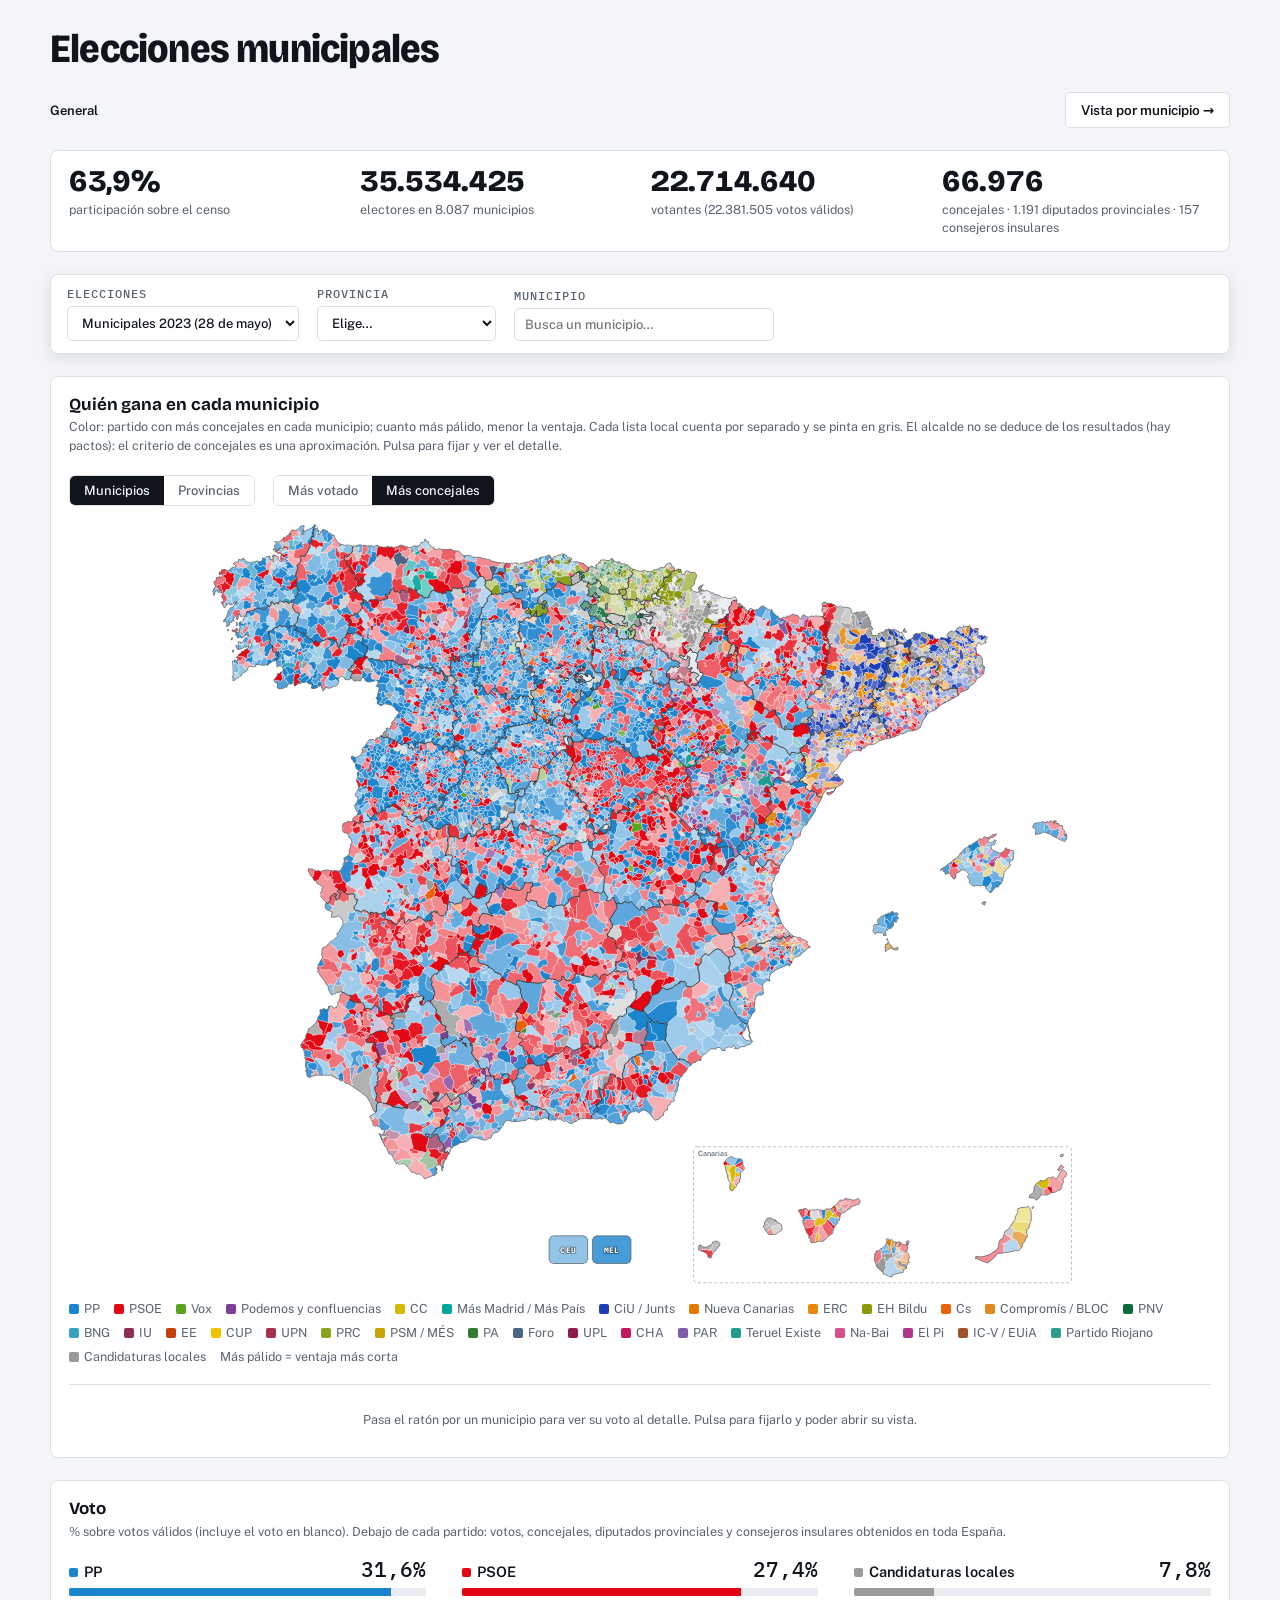
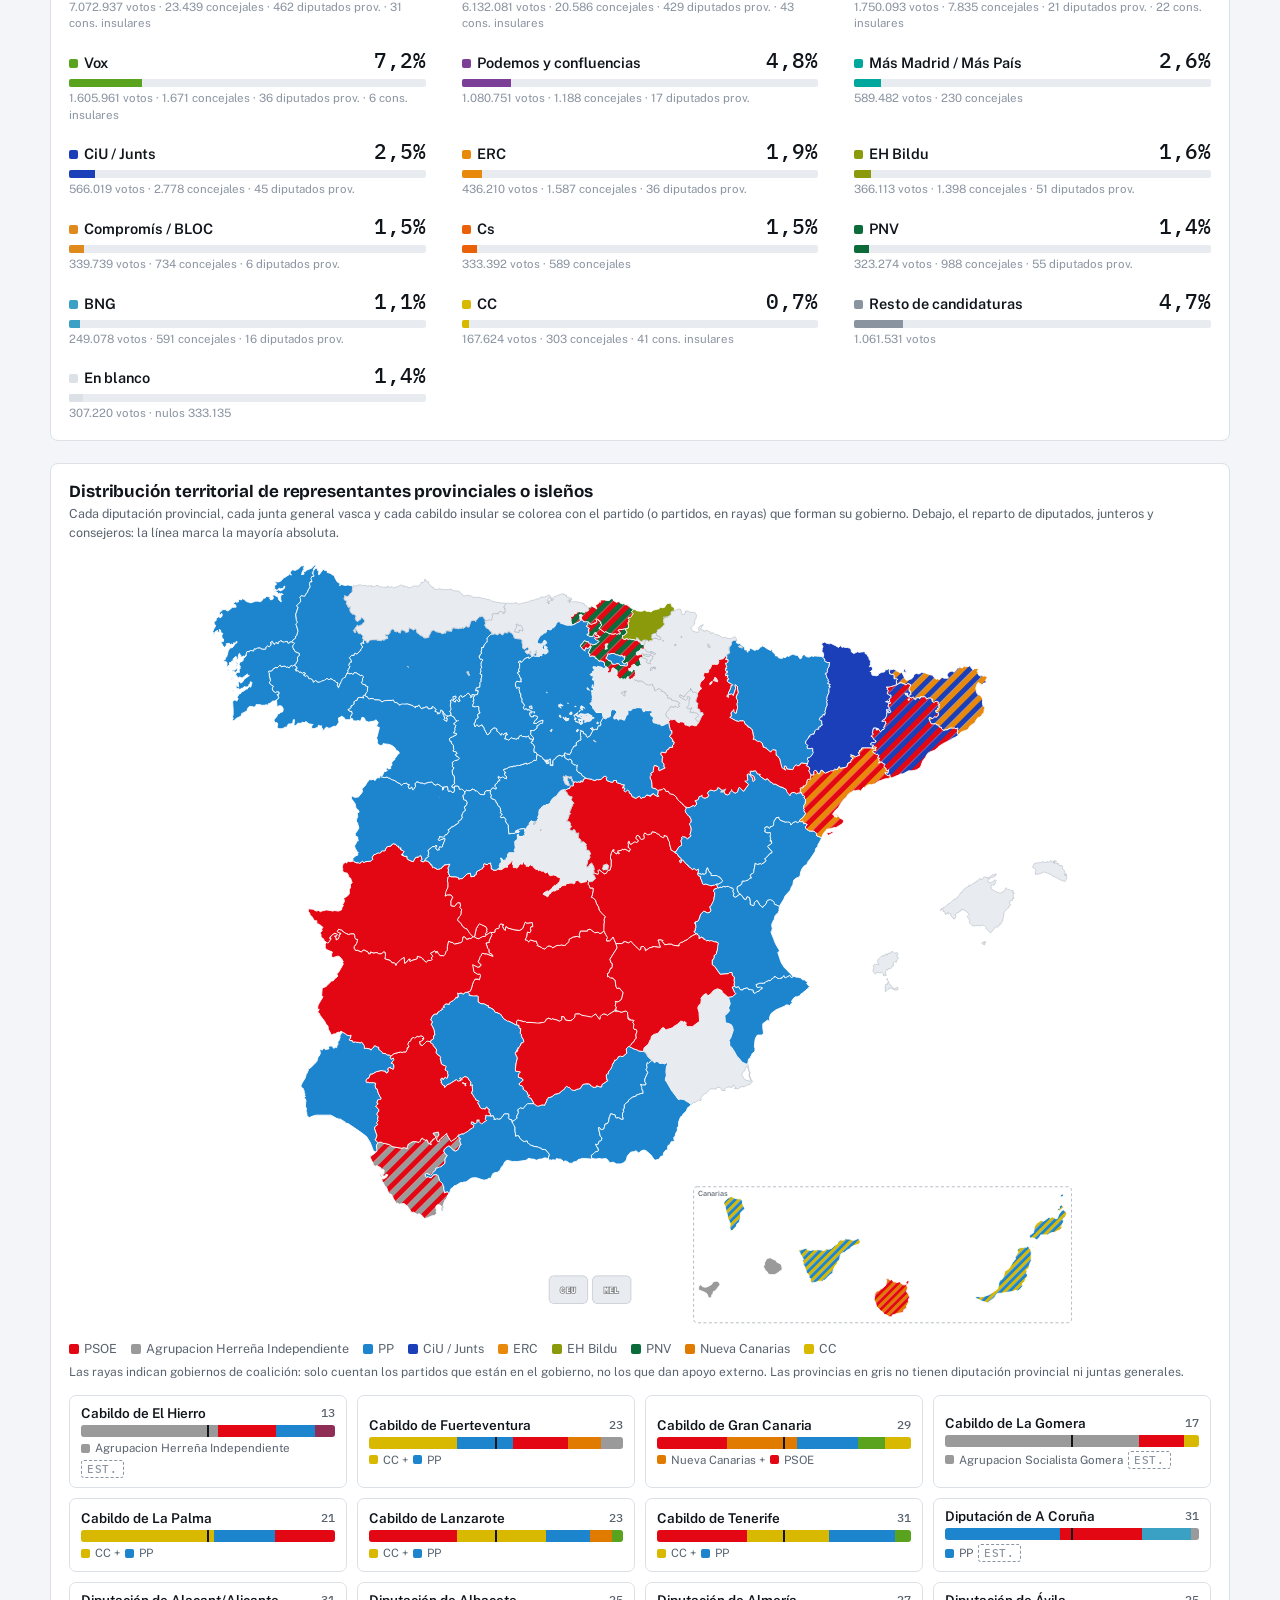
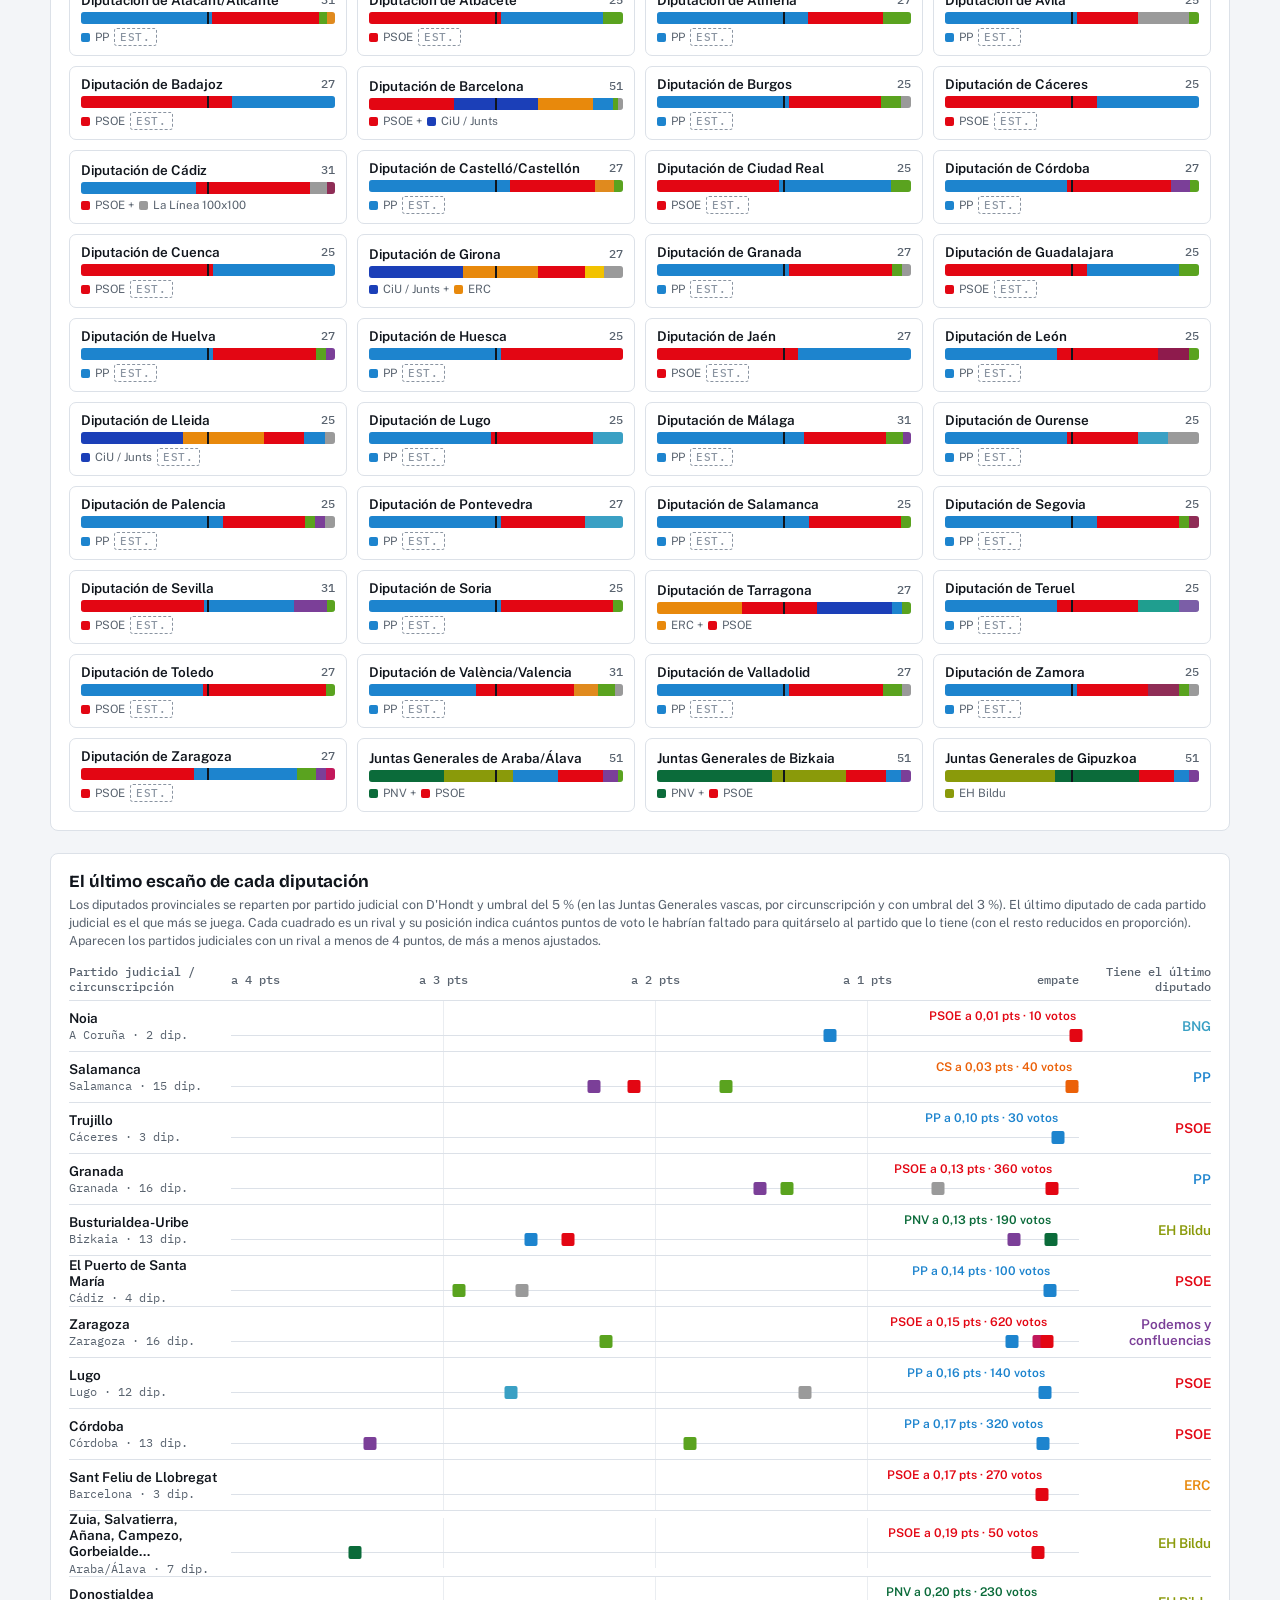
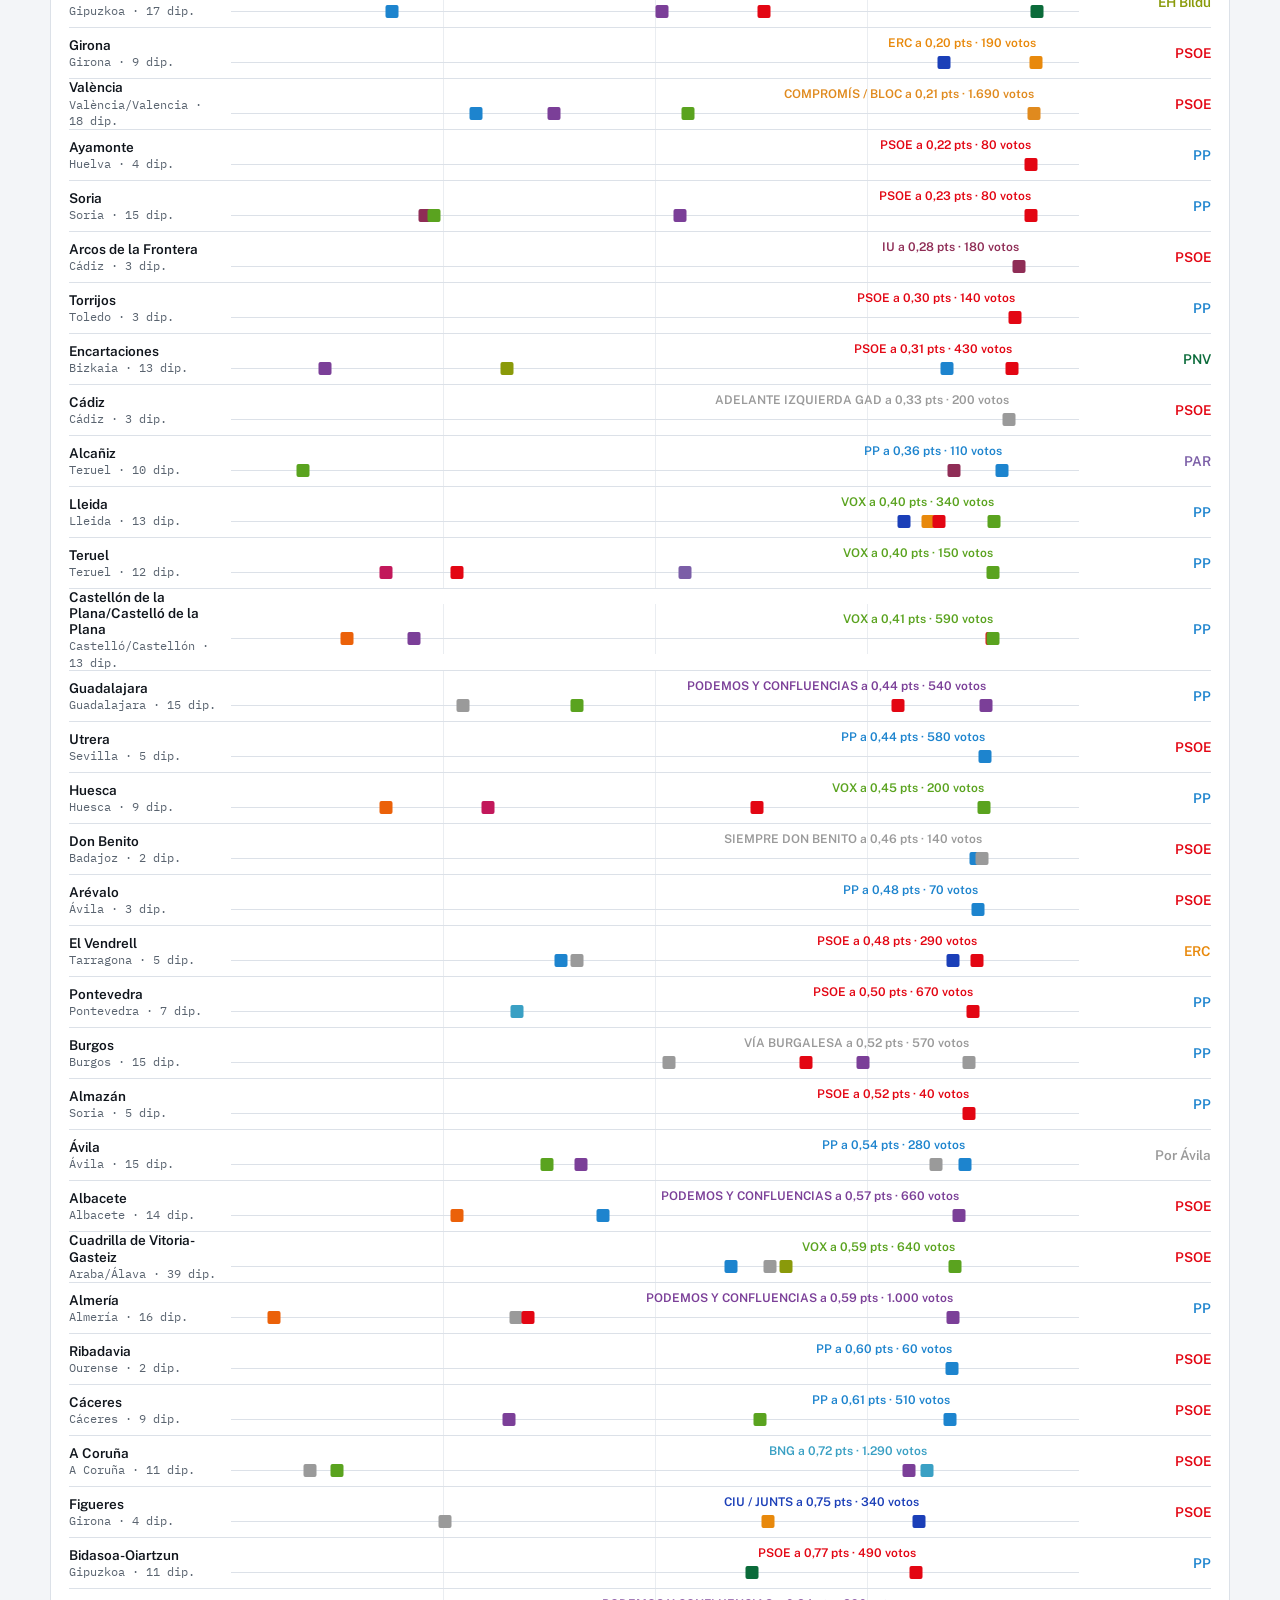
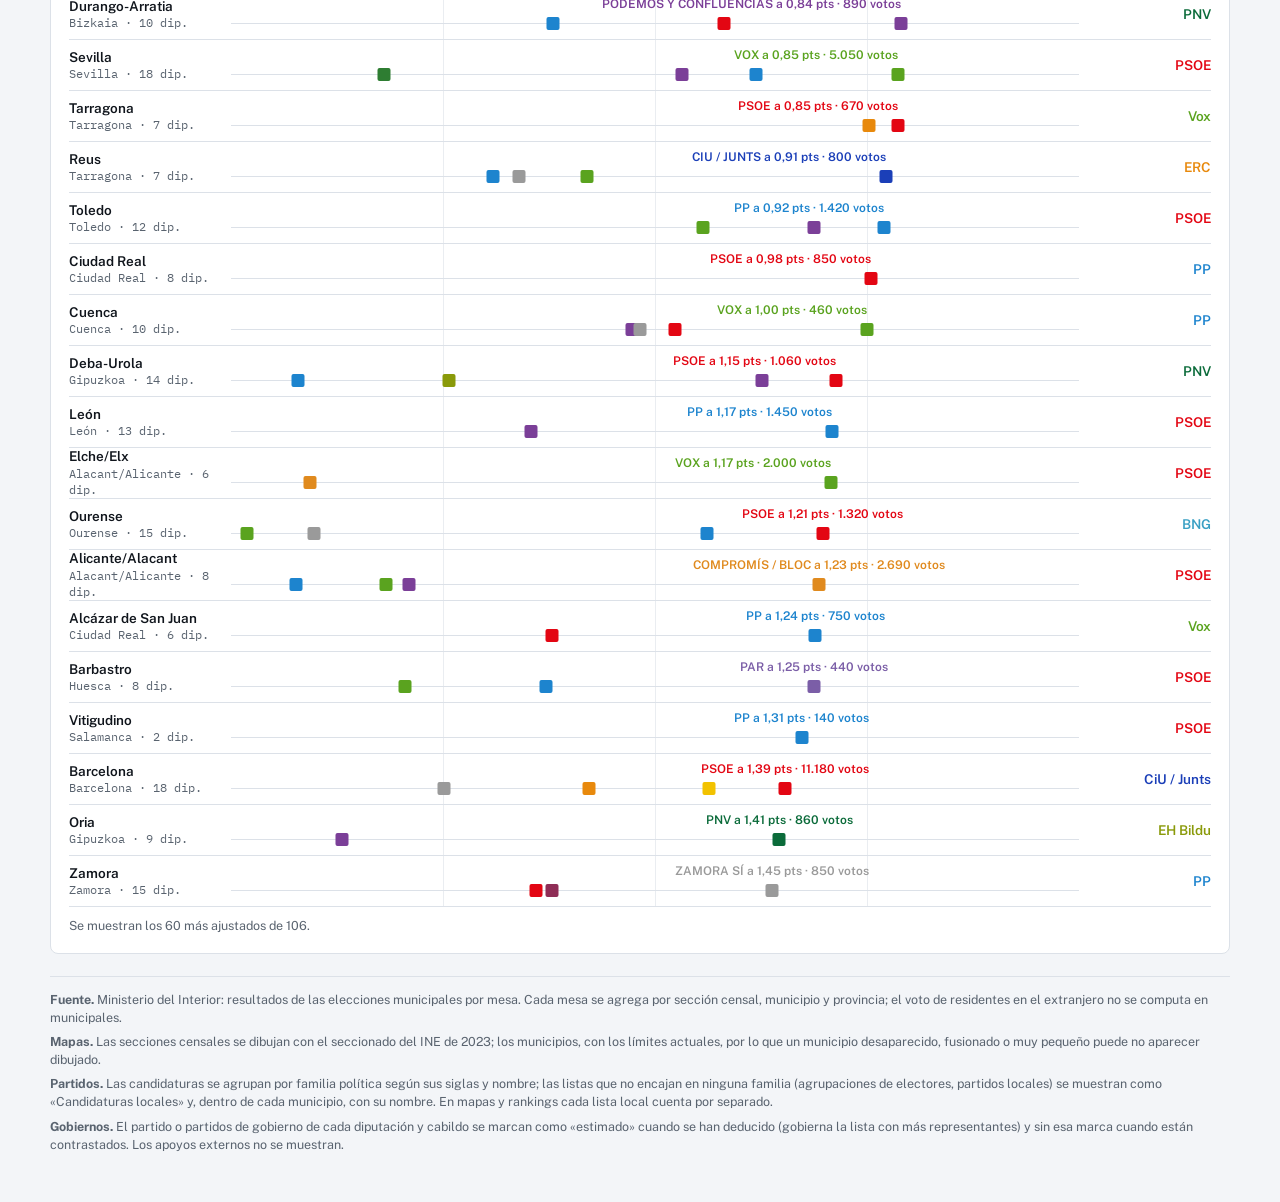
<file: index.html>
<!doctype html>
<html lang="es">
<head>
<meta charset="utf-8">
<meta name="viewport" content="width=device-width,initial-scale=1,viewport-fit=cover">
<title>Elecciones municipales</title>
<meta name="description" content="Resultados de las elecciones municipales de España (1979-2023) por sección censal, municipio, provincia, diputación y cabildo.">

<link rel="stylesheet" href="https://fonts.googleapis.com/css2?family=Bricolage+Grotesque:opsz,wght@12..96,600;12..96,800&family=Public+Sans:wght@400;500;600&family=IBM+Plex+Mono:wght@400;500&display=swap">
<link rel="stylesheet" href="css/style.css">

</head>
<body>
<div class="wrap">
  <h1 class="sitetitle"><a href="index.html">Elecciones municipales</a></h1>
  <div class="topbar">
    <nav class="crumbs" id="crumbs" aria-label="Migas de pan"><span class="cur">General</span></nav>
    <div class="navbtns">
      <a class="btnlk ghost" id="bMun" href="municipio.html">Vista por municipio →</a>
    </div>
  </div>
  <section class="card" id="part"><div class="kpis k4" id="partk"></div></section>
  <div id="bar"></div>

  <section class="card">
    <h2>Quién gana en cada municipio</h2>
    <p class="note" id="wnote"></p>
    <div class="toolrow">
      <div class="seg2" role="group" aria-label="Nivel del mapa"><button type="button" id="lMun" aria-pressed="true">Municipios</button><button type="button" id="lProv" aria-pressed="false">Provincias</button></div>
      <div class="seg2" role="group" aria-label="Criterio"><button type="button" id="cVot" aria-pressed="false">Más votado</button><button type="button" id="cCon" aria-pressed="true">Más concejales</button></div>
    </div>
    <svg class="natmap" id="nmap" role="img" aria-label="Mapa de ganadores"></svg>
    <div class="leg" id="wleg"></div>
    <div id="upanel" class="upanel"></div>
  </section>

  <section class="card">
    <h2>Voto</h2>
    <p class="note">% sobre votos válidos (incluye el voto en blanco). Debajo de cada partido: votos, concejales, diputados provinciales y consejeros insulares obtenidos en toda España.</p>
    <div class="rows" id="votes"></div>
  </section>

  <section class="card" id="terr">
    <h2>Distribución territorial de representantes provinciales o isleños</h2>
    <p class="note" id="tnote"></p>
    <svg class="natmap" id="tmap" role="img" aria-label="Mapa de gobiernos de diputaciones, juntas generales y cabildos"></svg>
    <div class="leg" id="tleg"></div>
    <p class="tnote">Las rayas indican gobiernos de coalición: solo cuentan los partidos que están en el gobierno, no los que dan apoyo externo. Las provincias en gris no tienen diputación provincial ni juntas generales.</p>
    <div class="cards" id="tcards"></div>
  </section>


  <section class="card">
    <h2>El último escaño de cada diputación</h2>
    <p class="note" id="lsnote"></p>
    <div class="ls" id="disp"></div>
  </section>

  <div class="notes" id="notes"></div>
</div>
<div class="tt" id="tt"></div>
<script src="js/lib.js"></script>
<script>
let MAP, ALLP = {}, LEVEL = 'mun', BY = 's', SELP = DEF_PROV, MUNS = {};
const PROVN = id => G.prov[G.pi[id]];
function partic() {
  const n = G.nat, vc = n.v.reduce((a, b) => a + b, 0), vt = vc + n.bl + n.nu;
  $('#partk').innerHTML = `<div><b>${fmt(vt / n.censo)}</b><span>participación sobre el censo</span></div><div><b>${nf(n.censo)}</b><span>electores en ${nf(n.nm)} municipios</span></div><div><b>${nf(vt)}</b><span>votantes (${nf(vc + n.bl)} votos válidos)</span></div><div><b>${nf(n.conc.reduce((a, b) => a + b, 0))}</b><span>concejales${G.hasdip ? ` · ${nf(n.dips.reduce((a, b) => a + b, 0))} diputados provinciales` : ''}${G.hascab ? ` · ${nf(n.ins.reduce((a, b) => a + b, 0))} consejeros insulares` : ''}</span></div>`;
}
function votes() { voteBars('#votes', G.nat.v, G.nat.bl, G.nat.nu, { conc: G.nat.conc, dips: G.hasdip ? G.nat.dips : null, ins: G.hascab ? G.nat.ins : null, maxShow: 14 }) }

/* ---------- mapa de ganadores ---------- */
function mapFrame(svg) { return `<rect class="bx" x="${MAP.can[0]}" y="${MAP.can[1]}" width="${MAP.can[2]}" height="${MAP.can[3]}" rx="6"/><text x="${MAP.can[0] + 8}" y="${MAP.can[1] + 16}">Canarias</text>` + [['ceu', 'CEU'], ['mel', 'MEL']].map(([k, t]) => { const b = MAP.boxes[k]; return `<text class="btnlab" x="${b[0] + b[2] / 2}" y="${b[1] + b[3] / 2 + 5}">${t}</text>` }).join('') }
function winners() {
  const svg = $('#nmap'); svg.setAttribute('viewBox', `0 0 ${MAP.w} ${MAP.h}`);
  $('#lMun').setAttribute('aria-pressed', LEVEL === 'mun'); $('#lProv').setAttribute('aria-pressed', LEVEL === 'prov');
  $('#cVot').setAttribute('aria-pressed', BY === 'v'); $('#cCon').setAttribute('aria-pressed', BY === 's');
  $('#wnote').textContent = (LEVEL === 'mun' ? 'Color: ' : 'Color: ') + (BY === 's' ? 'partido con más concejales' : 'candidatura más votada') + (LEVEL === 'mun' ? ' en cada municipio' : ' en el conjunto de cada provincia') + '; cuanto más pálido, menor la ventaja. Cada lista local cuenta por separado y se pinta en gris. El alcalde no se deduce de los resultados (hay pactos): el criterio de concejales es una aproximación. Pulsa para fijar y ver el detalle.';
  const used = new Set(); let h = '';
  const oldp = $('#upanel');
  if (LEVEL === 'mun') {
    Object.keys(MAP.mun).forEach(id => {
      const m = MUNS[id], w = m && win(m.E, m.bl, BY), d = MAP.mun[id];
      if (!m || !w) { h += `<path class="nd" d="${d}" data-tt="${esc(m ? m.n : id)} · sin datos"/>`; return }
      used.add(w.w);
      h += `<path d="${d}" data-m="${id}" style="${shade(w.w, w.m, BY === 's' ? 0.5 : 0.30)}" data-tt="${esc(m.n)} · ${esc(en(w.e))} ${BY === 's' ? w.e.s + ' concejales de ' + w.S : fmt(w.sh)}"/>`;
    });
    h += Object.values(MAP.prov).map(d => `<path class="pv" d="${d}"/>`).join('');
  } else {
    G.prov.forEach(p => {
      const d = MAP.prov[p.id]; if (!d) return;
      const w = winOf(BY === 's' ? p.conc : p.v, BY === 's' ? 0 : p.bl); if (!w) return; used.add(w.w);
      h += `<path d="${d}" data-p="${p.id}" style="${shade(w.w, w.m * (BY === 's' ? 1 : 1), 0.22)}" data-tt="${esc(p.n)} · ${esc(pname(w.w))} (${BY === 's' ? nf(p.conc[w.w]) + ' concejales' : fmt(p.v[w.w] / (p.v.reduce((a, b) => a + b, 0) + p.bl))})"/>`;
    });
  }
  svg.innerHTML = h + mapFrame();
  $('#wleg').innerHTML = [...used].sort((a, b) => a - b).map(i => `<span><i style="background:${pcol(i)}"></i>${esc(pname(i))}</span>`).join('') + '<span>Más pálido = ventaja más corta</span>';
  if (LEVEL === 'mun') attachPanel(svg, 'path[data-m]', 'm', id => { const m = MUNS[id]; if (!m) return null; const p = PROVN(id.slice(0, 2));
    return { title: m.n, meta: `${esc(p.n)} · ${nf(m.censo)} electores`, E: m.E, bl: m.bl, nu: m.nu, censo: m.censo, showS: true, seats: m.E.reduce((a, e) => a + e.s, 0), ref: { v: p.v, bl: p.bl }, refName: 'la provincia', action: { label: 'Ver el municipio →', run: () => nav(hMun(id)) } } }, 'Pasa el ratón por un municipio para ver su voto al detalle. Pulsa para fijarlo y poder abrir su vista.');
  else attachPanel(svg, 'path[data-p]', 'p', id => { const p = PROVN(id); const E = p.v.map((v, i) => ({ i, v, s: p.conc[i], n: null })).filter(e => e.v > 0);
    return { title: p.n, meta: `${nf(p.censo)} electores · ${nf(p.nm)} municipios`, E, bl: p.bl, nu: p.nu, censo: p.censo, showS: true, action: { label: 'Ver la provincia →', run: () => nav(hProv(id)) } } }, 'Pasa el ratón por una provincia para ver su voto al detalle. Pulsa para fijarla.');
}

/* ---------- gobiernos de diputaciones y cabildos ---------- */
function bodies() {
  const L = [];
  G.prov.forEach(p => { if (p.dip) L.push({ id: 'd' + p.id, kind: 'd', pid: p.id, n: (isF(p.id) ? 'Juntas Generales de ' : 'Diputación de ') + p.n, short: p.n, seats: p.dip.s, es: p.dip.es }) });
  G.cab.forEach(c => L.push({ id: 'c' + c.id, kind: 'c', pid: c.pid, cid: c.id, n: 'Cabildo de ' + c.n, short: c.n, seats: c.s, es: c.es }));
  return L;
}
function bodyList(b) { return b.es.map((s, i) => ({ i, s })).filter(x => x.s > 0).sort((a, c) => c.s - a.s) }
function terr() {
  const B = bodies(), svg = $('#tmap');
  if (!B.length || !Object.keys(GOV).length) { $('#terr').querySelector('.tnote').hidden = true; $('#tnote').textContent = 'En estas elecciones no hay datos de diputaciones ni cabildos: las diputaciones y las juntas generales se eligen por partido judicial o circunscripción desde 1987 y los cabildos canarios tienen datos desde 1987.'; svg.style.display = 'none'; return }
  $('#tnote').textContent = 'Cada diputación provincial, cada junta general vasca y cada cabildo insular se colorea con el partido (o partidos, en rayas) que forman su gobierno. Debajo, el reparto de diputados, junteros y consejeros: la línea marca la mayoría absoluta.';
  const bm = {}; B.forEach(b => bm[b.id] = b); svg.setAttribute('viewBox', `0 0 ${MAP.w} ${MAP.h}`);
  let h = '', used = new Map();
  const tip = b => { const g = govOf(b.id); return `${b.n} · ${b.seats} ${b.kind === 'd' ? 'diputados' : 'consejeros'}${g ? ' · gobierno: ' + g.parts.map(p => p.n).join(' + ') : ''} · ${bodyList(b).map(x => pname(x.i) + ' ' + x.s).join(', ')}` };
  Object.keys(MAP.prov).forEach(pid => {
    const b = bm['d' + pid];
    if (pid === '35' || pid === '38') return;
    if (!b) { h += `<path class="nodip" d="${MAP.prov[pid]}" data-tt="${esc(PROVN(pid) ? PROVN(pid).n : pid)} · sin diputación provincial"/>`; return }
    const g = govOf(b.id); if (g) g.parts.forEach(p => used.set(p.i, p.n));
    h += `<path class="dp" d="${MAP.prov[pid]}" data-d="${pid}" style="fill:${govFill(g, 9)}" data-tt="${esc(tip(b))}"/>`;
  });
  Object.keys(MAP.isl).forEach(iid => { const b = bm['c' + iid]; if (!b) return; const g = govOf(b.id); if (g) g.parts.forEach(p => used.set(p.i, p.n)); h += `<path class="dp" d="${MAP.isl[iid]}" data-c="${iid}" style="fill:${govFill(g, 5)}" data-tt="${esc(tip(b))}"/>` });
  svg.innerHTML = h + mapFrame();
  svg.querySelectorAll('[data-d]').forEach(p => p.onclick = () => nav(hProv(p.dataset.d, 'dip')));
  svg.querySelectorAll('[data-c]').forEach(p => p.onclick = () => nav(hCab(p.dataset.c)));
  $('#tleg').innerHTML = [...used.keys()].map(i => `<span><i style="background:${pcol(i)}"></i>${esc(used.get(i))}</span>`).join('');
  B.sort((a, b) => a.n.localeCompare(b.n, 'es'));
  $('#tcards').innerHTML = B.map(b => { const g = govOf(b.id);
    return `<button type="button" class="bcard" data-id="${b.id}"><div class="t"><span>${esc(b.n)}</span><small>${b.seats}</small></div>${seatBar(bodyList(b).map(x => ({ i: x.i, s: x.s })), b.seats, 'sm')}<div class="g">${g ? g.parts.map(p => `<i style="background:${pcol(p.i)}"></i>${esc(p.n)}`).join(' + ') + (g.est ? ' <span class="est">est.</span>' : '') : '–'}</div></button>` }).join('');
  $('#tcards').querySelectorAll('.bcard').forEach(c => c.onclick = () => { const b = bm[c.dataset.id]; nav(b.kind === 'd' ? hProv(b.pid, 'dip') : hCab(b.cid)) });
}

/* ---------- último escaño de las diputaciones (por partido judicial) ---------- */
function lastSeats() {
  const MAXG = 4, L = [];
  if (!G.hasdip) { $('#disp').innerHTML = '<p class="note">En estas elecciones no hay datos de partidos judiciales ni de diputaciones.</p>'; $('#lsnote').textContent = ''; return }
  $('#lsnote').textContent = `Los diputados provinciales se reparten por partido judicial con D'Hondt y umbral del 5 % (en las Juntas Generales vascas, por circunscripción y con umbral del 3 %). El último diputado de cada partido judicial es el que más se juega. Cada cuadrado es un rival y su posición indica cuántos puntos de voto le habrían faltado para quitárselo al partido que lo tiene (con el resto reducidos en proporción). Aparecen los partidos judiciales con un rival a menos de ${MAXG} puntos, de más a menos ajustados.`;
  Object.entries(ALL).forEach(([pid, P]) => P.pj.forEach(pj => {
    const seats = pj[2]; if (seats < 2) return;
    const E = ents(pj[6], pj[7]), A = analyzeE(E, pj[4], seats, THR(pid)); if (!A.lastW) return;
    const h = A.lastW.k, gaps = [];
    A.L.forEach((e, j) => { if (j === h) return; const nd = needShare(A.row, j, seats, A.es[j] + 1, THR(pid)); if (nd !== null) gaps.push([j, (nd - A.row[j]) * 100, (nd - A.row[j]) * A.valid]) });
    gaps.sort((x, y) => x[1] - y[1]);
    if (gaps.length && gaps[0][1] <= MAXG) L.push({ pid, pj, A, h, gaps: gaps.filter(g => g[1] <= MAXG).slice(0, 4) });
  }));
  L.sort((x, y) => x.gaps[0][1] - y.gaps[0][1]);
  const fm = x => x.toFixed(2).replace('.', ','), xx = g => (1 - Math.min(g, MAXG) / MAXG) * 100;
  const ticks = [4, 3, 2, 1, 0].map(v => `<span class="${v % 2 ? 'o' : ''}" style="left:${(1 - v / MAXG) * 100}%">${v === 0 ? 'empate' : 'a ' + v + ' pts'}</span>`).join('');
  let h = `<div class="ax"><span>Partido judicial / circunscripción</span><div class="tk">${ticks}</div><span class="hh">Tiene el último diputado</span></div>`;
  L.slice(0, 60).forEach(d => {
    const g0 = d.gaps[0], pos = xx(g0[1]), al = pos > 70 ? `right:${100 - pos}%;text-align:right` : `left:${pos}%;transform:translateX(-50%)`, ln = j => d.A.L[j];
    const sq = d.gaps.slice().reverse().map(g => `<span class="sq" style="left:${xx(g[1])}%;background:${pcol(ln(g[0]).i)}" title="${esc(en(ln(g[0])))} a ${fm(g[1])} pts · unos ${nf(Math.ceil(g[2] / 10) * 10)} votos"></span>`).join('');
    h += `<button type="button" class="row" data-id="${d.pid}" data-pj="${d.pj[0]}"><span class="nm"><b>${esc(d.pj[1])}</b><small>${esc(PROVN(d.pid).n)} · ${d.pj[2]} dip.</small></span><span class="tr">${[1, 2, 3].map(v => `<span class="g" style="left:${xx(v)}%"></span>`).join('')}${sq}<span class="lb" style="color:${pcol(ln(g0[0]).i)};${al}">${esc(en(ln(g0[0])).toUpperCase().slice(0, 22))} a ${fm(g0[1])} pts · ${nf(Math.ceil(g0[2] / 10) * 10)} votos</span></span><span class="hd" style="color:${pcol(ln(d.h).i)}">${esc(en(ln(d.h)).slice(0, 22))}</span></button>`;
  });
  $('#disp').innerHTML = L.length ? h + (L.length > 60 ? `<p class="note" style="margin:10px 0 0">Se muestran los 60 más ajustados de ${L.length}.</p>` : '') : '<p class="note">Ningún partido judicial tuvo un rival a menos de 4 puntos del último diputado.</p>';
  $('#disp').querySelectorAll('.row').forEach(b => b.onclick = () => nav(href('provincia.html', { p: b.dataset.id, v: 'dip', pj: b.dataset.pj })));
}
let ALL = null;
(async () => {
  try {
    await loadG(); MAP = await jget('mapas/espana.json'); ALL = await loadAllProv();
    Object.entries(ALL).forEach(([pid, P]) => P.m.forEach(m => MUNS[pid + m[0]] = mkMun(m)));
    partic(); votes(); winners(); terr(); lastSeats();
    $('#lMun').onclick = () => { LEVEL = 'mun'; winners() }; $('#lProv').onclick = () => { LEVEL = 'prov'; winners() };
    $('#cVot').onclick = () => { BY = 'v'; winners() }; $('#cCon').onclick = () => { BY = 's'; winners() };
    await mountBar('');
    $('#bMun').href = hMun(DEF_MUN);
    $('#notes').innerHTML = notesHTML(); document.title = 'Elecciones municipales ' + G.year;
  } catch (e) { console.error(e); $('#notes').textContent = 'No se pudieron cargar los datos: ' + e }
})();
</script>

</body>
</html>
</file>
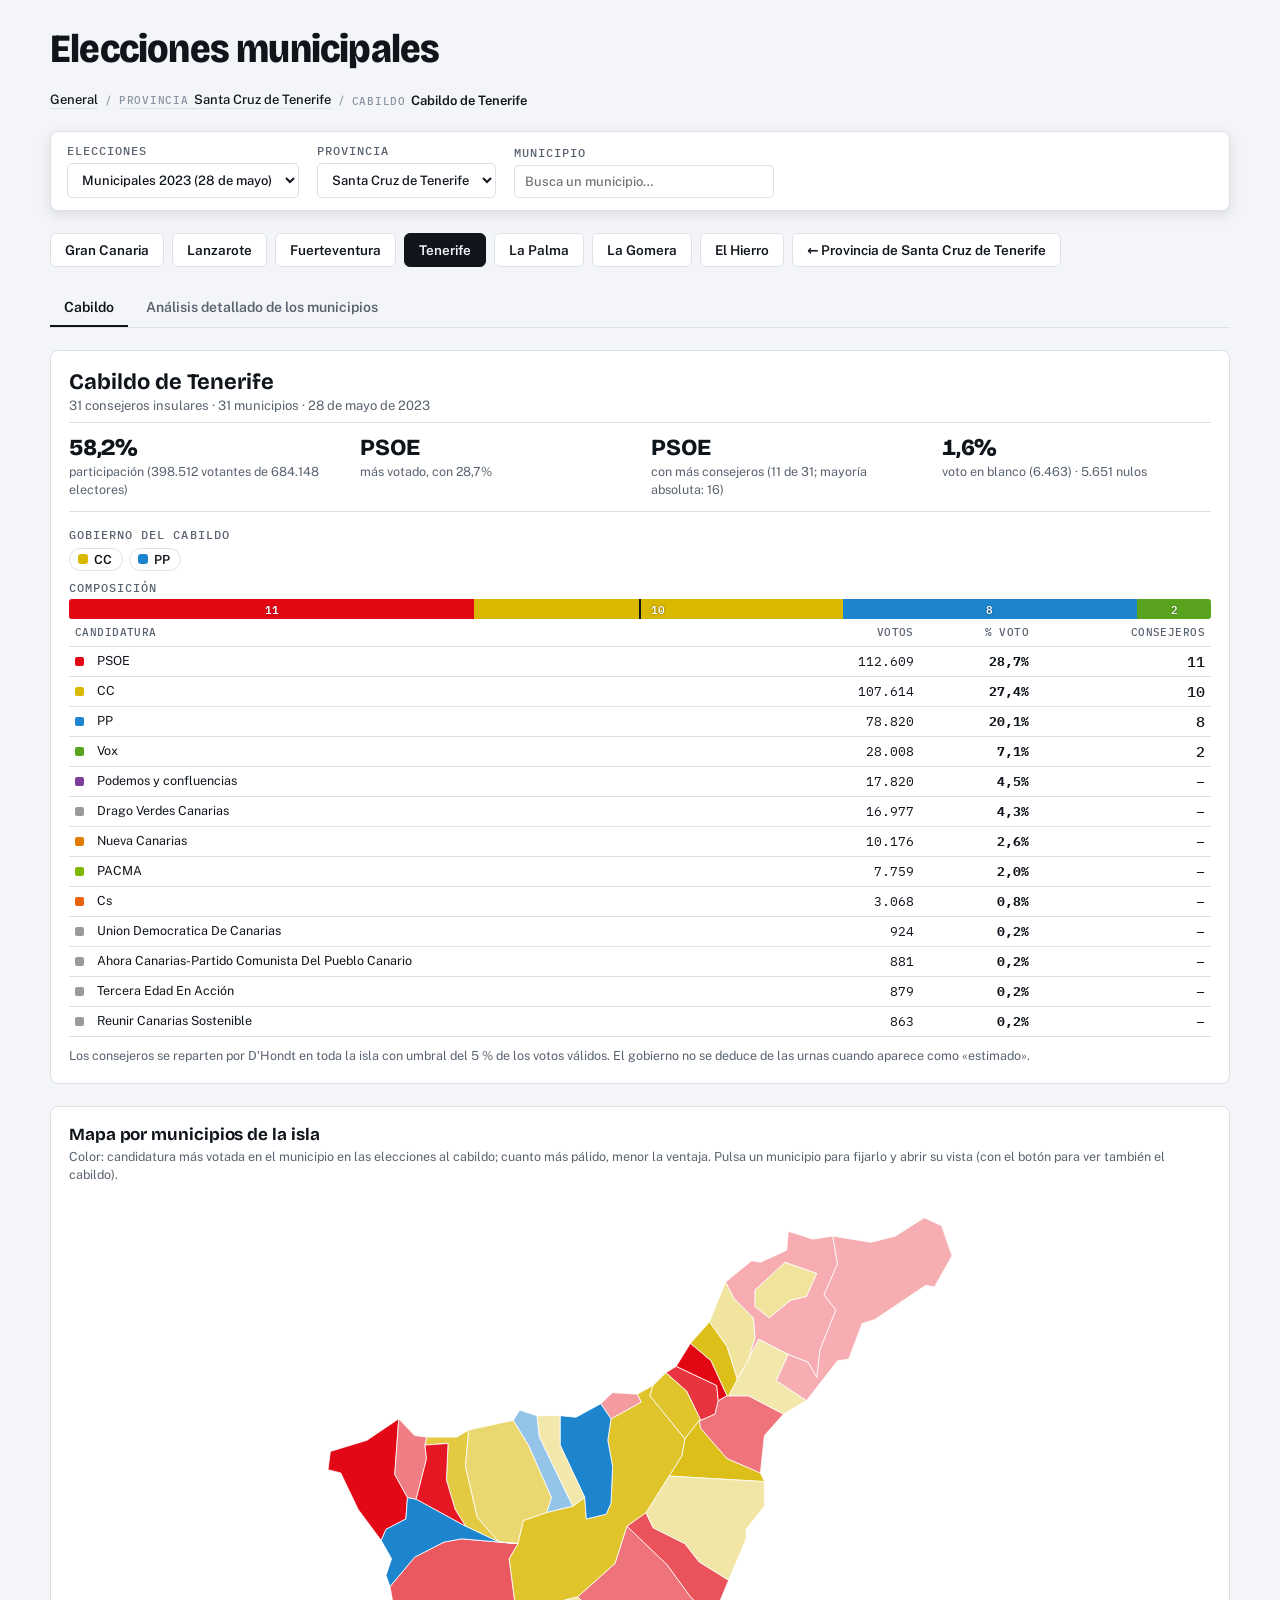
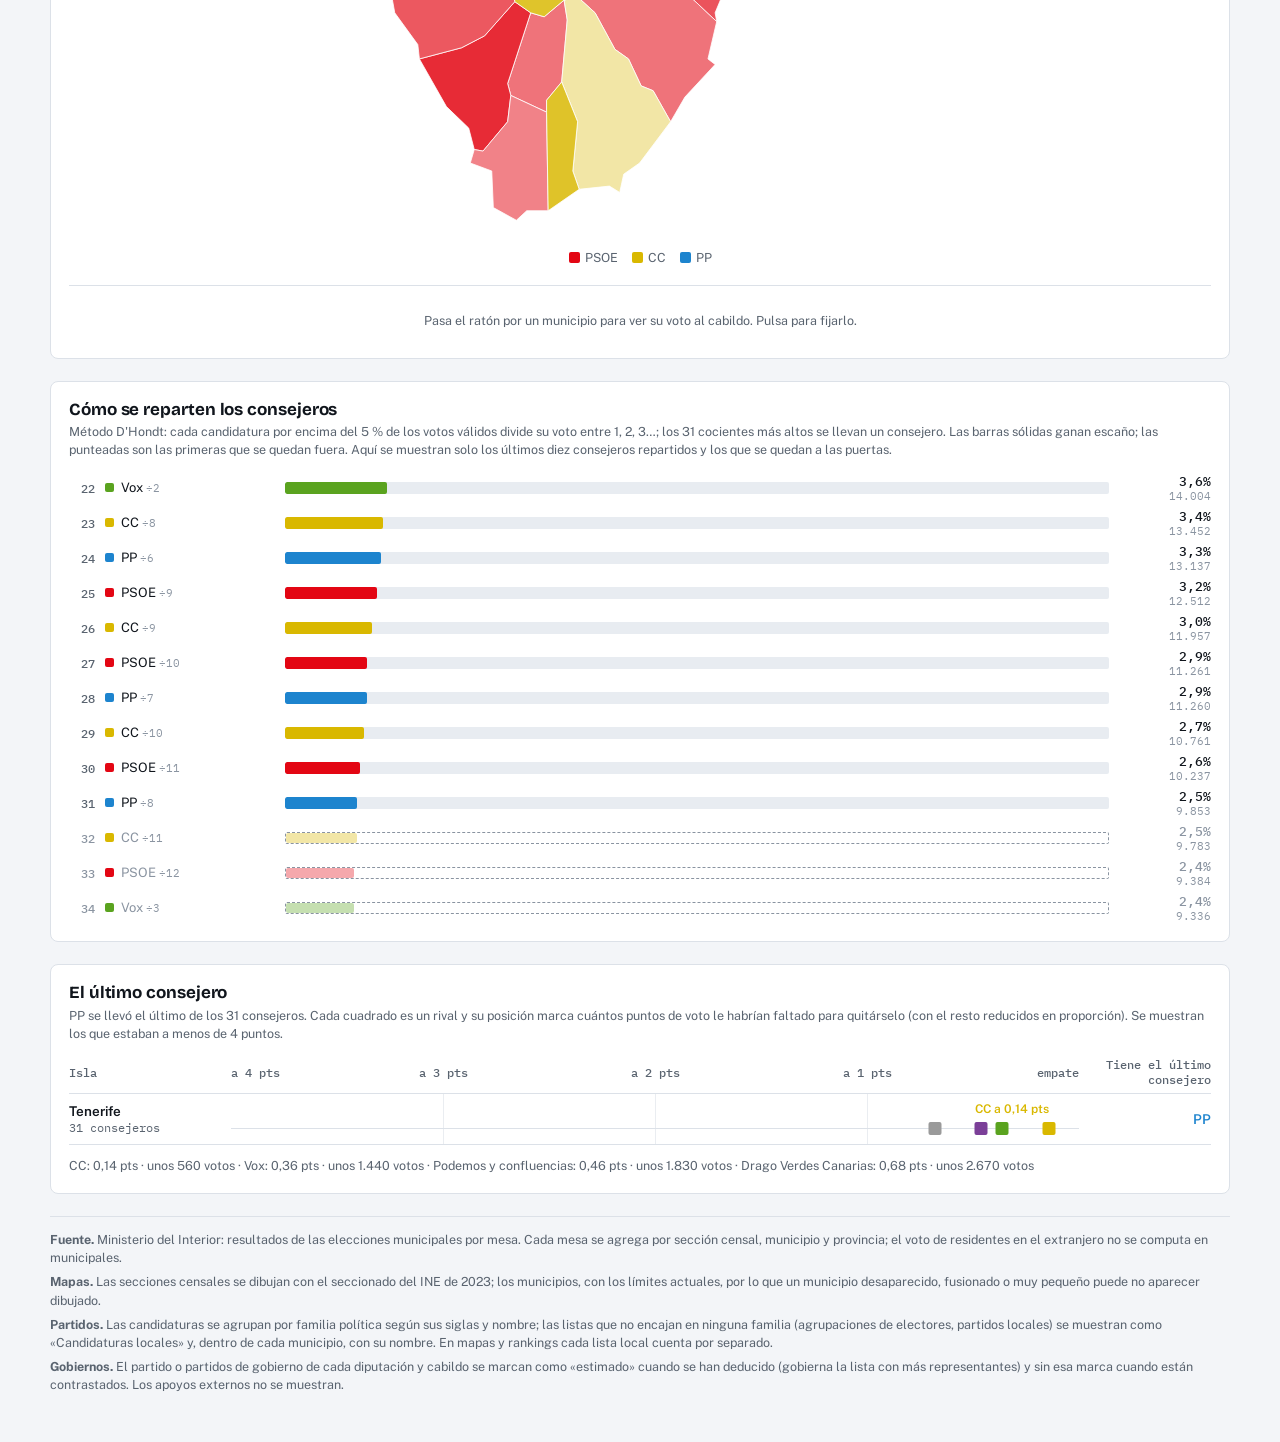
<file: cabildo.html>
<!doctype html>
<html lang="es">
<head>
<meta charset="utf-8">
<meta name="viewport" content="width=device-width,initial-scale=1,viewport-fit=cover">
<meta name="description" content="Resultados de las elecciones a los cabildos insulares de Canarias: consejeros, gobierno, reparto D'Hondt y voto por municipio.">
<title>Cabildo insular</title>
<link rel="stylesheet" href="https://fonts.googleapis.com/css2?family=Bricolage+Grotesque:opsz,wght@12..96,600;12..96,800&family=Public+Sans:wght@400;500;600&family=IBM+Plex+Mono:wght@400;500&display=swap">
<link rel="stylesheet" href="css/style.css">
</head>
<body>
<div class="wrap">
  <div class="sitetitle"><a href="index.html">Elecciones municipales</a></div>
  <div class="topbar"><nav class="crumbs" id="crumbs" aria-label="Migas de pan"></nav></div>
  <div id="bar"></div>
  <div class="switch" id="sw" role="group" aria-label="Cabildos"></div>
  <nav class="tabs" role="tablist" aria-label="Secciones" id="tabs"><button type="button" role="tab" id="tab-prov" aria-controls="p-prov" aria-selected="true">Cabildo</button><button type="button" role="tab" id="tab-muns" aria-controls="p-muns" aria-selected="false" tabindex="-1">Análisis detallado de los municipios</button></nav>
  <div class="panel" id="p-prov" role="tabpanel" aria-labelledby="tab-prov">
    <section class="card pd" id="pd"></section>
    <section class="card mapcol"><h2>Mapa por municipios de la isla</h2>
      <p class="note" id="mapn"></p>
      <svg class="pmap munmap" id="pmap" role="img" aria-label="Mapa de la isla"></svg>
      <div class="leg2" id="mleg"></div><p class="mapnote" id="mapnote"></p><div id="upanel" class="upanel"></div></section>
    <section class="card" id="dhc"></section>
    <section class="card"><h2>El último consejero</h2><p class="note" id="lsn"></p><div class="ls" id="ls"></div></section>
  </div>
  <div class="panel" id="p-muns" role="tabpanel" aria-labelledby="tab-muns" hidden>
    <section class="card" id="pbcard"></section>
    <div class="cols one"><section class="card"><h2>Municipios de la isla</h2><p class="note">Voto de cada municipio en las elecciones al cabildo. Pulsa una fila para ver el municipio.</p><div class="tw tall"><table class="pt mt mun" id="mtab"></table></div></section></div>
  </div>
  <div id="empty" class="card" hidden></div>
  <div class="notes" id="notes"></div>
</div>
<div class="tt" id="tt"></div>
<script src="js/lib.js"></script>
<script>
const IID = (() => { let i = Q.get('i') || '38-4'; return /^3[58]-\d$/.test(i) ? i : '38-4' })();
const PID = IID.slice(0, 2);
let P, PD, C, MUNJ, M = [], SORT = { k: 'censo', d: -1 }, PBS;
const CTHR = 0.05;
function head() {
  const prov = G.prov[G.pi[PID]];
  crumbs([{ t: 'General', h: href('index.html') }, { l: 'Provincia', t: prov.n, h: hProv(PID) }, { l: 'Cabildo', t: 'Cabildo de ' + ISLN[IID] }]);
  $('#sw').innerHTML = Object.keys(ISLN).map(i => `<a href="${hCab(i)}" class="${i === IID ? 'on' : ''}">${ISLN[i]}</a>`).join('') + `<a href="${hProv(PID)}">← Provincia de ${esc(prov.n)}</a>`;
}
function main() {
  const E = ents(C[6], C[7]), seats = C[2], A = analyzeE(E, C[4], seats, CTHR), valid = A.valid, g = govOf('c' + IID), SL = seatList(E);
  const vt = valid + C[5], w = win(E, C[4], 'v');
  $('#pd').innerHTML = `<h3>Cabildo de ${esc(ISLN[IID])}</h3><div class="meta">${seats} consejeros insulares · ${M.length} municipios · ${esc(G.date)}</div>
  <div class="kpis k4"><div><b>${fmt(vt / C[3])}</b><span>participación (${nf(vt)} votantes de ${nf(C[3])} electores)</span></div>
  <div><b>${w ? esc(en(w.e)) : '–'}</b><span>más votado, con ${w ? fmt(w.sh) : '–'}</span></div>
  <div><b>${SL.length ? esc(SL[0].n) : '–'}</b><span>con más consejeros (${SL.length ? SL[0].s : '–'} de ${seats}; mayoría absoluta: ${Math.floor(seats / 2) + 1})</span></div>
  <div><b>${fmt(C[4] / valid)}</b><span>voto en blanco (${nf(C[4])}) · ${nf(C[5])} nulos</span></div></div>
  <p class="lbl" style="margin:6px 0 2px">Gobierno del cabildo</p>${g ? govHTML(g) : '<p class="note">Sin datos de gobierno.</p>'}
  <p class="lbl" style="margin:10px 0 2px">Composición</p>${seatBar(SL, seats)}
  <div class="tw"><table class="pt mt prt vt"><thead><tr><th>Candidatura</th><th>Votos</th><th>% voto</th><th>Consejeros</th></tr></thead><tbody>${E.filter(e => e.v > 0).sort((a, b) => b.s - a.s || b.v - a.v).slice(0, 14).map(e => `<tr><td>${wnE(e)}</td><td class="num">${nf(e.v)}</td><td class="num"><b>${fmt(e.v / valid)}</b></td><td class="num s2">${e.s || '–'}</td></tr>`).join('')}</tbody></table></div>
  <p class="note" style="margin:10px 0 0">Los consejeros se reparten por D'Hondt en toda la isla con umbral del 5 % de los votos válidos. El gobierno no se deduce de las urnas cuando aparece como «estimado».</p>`;
  const qmax = A.q[0].q, qshow = seats > 12 ? A.q.filter(q => q.n > seats - 10) : A.q;
  $('#dhc').innerHTML = `<h2>Cómo se reparten los consejeros</h2><p class="note">Método D'Hondt: cada candidatura por encima del 5 % de los votos válidos divide su voto entre 1, 2, 3…; los ${seats} cocientes más altos se llevan un consejero. Las barras sólidas ganan escaño; las punteadas son las primeras que se quedan fuera.${seats > 12 ? ' Aquí se muestran solo los últimos diez consejeros repartidos y los que se quedan a las puertas.' : ''}</p>
  <div class="qs">${qshow.map(q => `<div class="qr ${q.won ? 'won' : 'out'}"><span class="qn">${q.n}</span><span class="qp">${wnE(A.L[q.k])} <small>÷${q.d}</small></span><span class="qb"><i style="width:${q.q / qmax * 100}%;background:${pcol(A.L[q.k].i)}"></i></span><span class="qv">${fmt(q.q)}<small>${nf(Math.round(q.q * valid))}</small></span></div>`).join('')}</div>`;
  const MAXG = 4, fm = x => x.toFixed(2).replace('.', ','), xx = x => (1 - Math.min(x, MAXG) / MAXG) * 100;
  const h = A.lastW.k, gaps = []; A.L.forEach((e, j) => { if (j === h) return; const nd = needShare(A.row, j, seats, A.es[j] + 1, CTHR); if (nd !== null) gaps.push([j, (nd - A.row[j]) * 100, (nd - A.row[j]) * valid]) }); gaps.sort((a, b) => a[1] - b[1]);
  const near = gaps.filter(x => x[1] <= MAXG).slice(0, 4), ln = j => A.L[j];
  $('#lsn').textContent = `${en(ln(h))} se llevó el último de los ${seats} consejeros. Cada cuadrado es un rival y su posición marca cuántos puntos de voto le habrían faltado para quitárselo (con el resto reducidos en proporción). Se muestran los que estaban a menos de ${MAXG} puntos.`;
  const ticks = [4, 3, 2, 1, 0].map(v => `<span class="${v % 2 ? 'o' : ''}" style="left:${(1 - v / MAXG) * 100}%">${v === 0 ? 'empate' : 'a ' + v + ' pts'}</span>`).join('');
  let s = `<div class="ax"><span>Isla</span><div class="tk">${ticks}</div><span class="hh">Tiene el último consejero</span></div>`;
  if (!near.length) s += `<p class="note" style="margin:12px 0 0">Ningún rival estaba a menos de ${MAXG} puntos${gaps.length ? `; el más cercano era ${esc(en(ln(gaps[0][0])))}, a ${fm(gaps[0][1])} puntos (unos ${nf(Math.ceil(gaps[0][2] / 100) * 100)} votos)` : ''}.</p>`;
  else { const g0 = near[0], pos = xx(g0[1]), al = pos > 70 ? `right:${100 - pos}%;text-align:right` : `left:${pos}%;transform:translateX(-50%)`;
    s += `<div class="row static"><span class="nm"><b>${esc(ISLN[IID])}</b><small>${seats} consejeros</small></span><span class="tr">${[1, 2, 3].map(v => `<span class="g" style="left:${xx(v)}%"></span>`).join('')}${near.slice().reverse().map(x => `<span class="sq" style="left:${xx(x[1])}%;background:${pcol(ln(x[0]).i)}" title="${esc(en(ln(x[0])))} a ${fm(x[1])} pts"></span>`).join('')}<span class="lb" style="color:${pcol(ln(g0[0]).i)};${al}">${esc(en(ln(g0[0])).toUpperCase().slice(0, 22))} a ${fm(g0[1])} pts</span></span><span class="hd" style="color:${pcol(ln(h).i)}">${esc(en(ln(h)).slice(0, 22))}</span></div>`;
    s += `<p class="note" style="margin:12px 0 0">${near.map(x => `${esc(en(ln(x[0])))}: ${fm(x[1])} pts · unos ${nf(Math.ceil(x[2] / 10) * 10)} votos`).join(' · ')}</p>` }
  $('#ls').innerHTML = s;
}
function map() {
  const svg = $('#pmap'), ids = new Set(M.map(m => m.c3)), byId = {}; M.forEach(m => byId[m.c3] = m);
  const shapes = MUNJ.ms.filter(x => ids.has(x[0])); svg.innerHTML = '<g id="gm">' + shapes.map(([c3, name, d]) => { const m = byId[c3], w = m && m.cw; if (!w) return `<path class="nd" d="${d}"><title>${esc(name)}</title></path>`;
    return `<path d="${d}" style="${shade(w.w, w.m, 0.3)}" data-m="${m.id}" tabindex="0" role="link"><title>${esc(name)} · ${esc(en(w.e))} ${fmt(w.sh)}</title></path>` }).join('') + '</g>';
  const bb = $('#gm').getBBox(), pad = Math.max(bb.width, bb.height) * 0.03; svg.setAttribute('viewBox', `${bb.x - pad} ${bb.y - pad} ${bb.width + 2 * pad} ${bb.height + 2 * pad}`);
  hoverFront(svg);
  $('#mapn').textContent = 'Color: candidatura más votada en el municipio en las elecciones al cabildo; cuanto más pálido, menor la ventaja. Pulsa un municipio para fijarlo y abrir su vista (con el botón para ver también el cabildo).';
  const used = new Set(M.filter(m => m.cw).map(m => m.cw.w)); $('#mleg').innerHTML = [...used].map(i => `<span><i style="background:${pcol(i)}"></i>${esc(pname(i))}</span>`).join('');
  attachPanel(svg, 'path[data-m]', 'm', id => { const m = M.find(x => x.id === id); if (!m || !m.cab) return null;
    return { title: m.n, meta: `${nf(m.censo)} electores · voto al cabildo`, E: m.cab.E, bl: m.cab.bl, nu: m.cab.nu, censo: m.censo, action: { label: 'Ver el municipio →', run: () => nav(hMun(id, 'cab')) } } }, 'Pasa el ratón por un municipio para ver su voto al cabildo. Pulsa para fijarlo.');
}
function pblock() {
  const ps = vec(ents(C[6], C[7])).map((x, i) => i).filter(i => M.some(m => m.cv[i] > 0)).sort((a, b) => IV[b] - IV[a]).slice(0, 14);
  partyBlock($('#pbcard'), { state: PBS = PBS || { party: ps[0], ord: 'pct_desc' }, ps, units: M.filter(m => m.cab).map(m => ({ key: m.id, name: m.n, censo: m.censo, part: m.cpart, v: m.cv, bl: m.cab.bl, nu: m.cab.nu })), parent: { v: IV, bl: C[4] }, parentName: 'de la isla',
    unitName: 'Municipio', unitsPl: 'municipios', note: 'El número junto al nombre es su cifra de consejeros en la isla. Elige un partido y cómo ordenar los municipios: la tabla muestra los diez primeros.', chipSub: j => nf(CS[j]) + ' cons.', onRow: id => nav(hMun(id, 'cab')) });
}
let IV, CS;
function mtable() {
  const ps = IV.map((x, i) => i).filter(i => IV[i] > 0).sort((a, b) => IV[b] - IV[a]).slice(0, 10);
  const rows = M.filter(m => m.cab).map(m => { const valid = m.cab.E.reduce((a, e) => a + e.v, 0) + m.cab.bl, o = { m, censo: m.censo, part: m.cpart, ganador: m.cw ? en(m.cw.e) : '', sh: m.cw ? m.cw.sh : 0, name: m.n, valid, nu: m.cab.nu }; ps.forEach(i => o['p' + i] = valid ? m.cv[i] / valid : 0); return o });
  const k = SORT.k; rows.sort((a, b) => (typeof a[k] === 'string' ? a[k].localeCompare(b[k], 'es') : a[k] - b[k]) * SORT.d);
  const th = (key, lab, cls = '') => `<th data-s="${key}" ${SORT.k === key ? `aria-sort="${SORT.d > 0 ? 'ascending' : 'descending'}"` : ''} class="${cls}">${lab}</th>`;
  $('#mtab').innerHTML = `<thead><tr>${th('name', 'Municipio', 'stk')}${th('censo', 'Electores')}${th('part', 'Particip.')}${th('ganador', 'Más votado')}${th('sh', '% ganador')}${ps.map(i => th('p' + i, `<span class="wn">${swatch(i)}${esc(pname(i))}</span>`)).join('')}</tr></thead><tbody>${rows.map(r => `<tr class="rw" data-m="${r.m.id}"><td class="stk">${esc(r.m.n)}</td><td class="num">${nf(r.censo)}</td><td class="num">${fmt(r.part)}</td><td>${r.m.cw ? wnE(r.m.cw.e) : '–'}</td><td class="num">${fmt(r.sh)}</td>${ps.map(i => `<td class="num pc">${fmt(r['p' + i])}<small>${nf(r.m.cv[i])}</small></td>`).join('')}</tr>`).join('')}</tbody>`;
  $('#mtab').querySelectorAll('th[data-s]').forEach(t => t.onclick = () => { const kk = t.dataset.s; SORT = { k: kk, d: SORT.k === kk ? -SORT.d : (kk === 'name' || kk === 'ganador' ? 1 : -1) }; mtable() });
  $('#mtab').querySelectorAll('tr.rw').forEach(t => t.onclick = () => nav(hMun(t.dataset.m, 'cab')));
}
(async () => {
  try {
    await loadG(); P = G.prov[G.pi[PID]];
    await mountBar(PID); mountTabs(); head();
    if (!G.hascab) { $('#tabs').hidden = true; $('#p-prov').hidden = true; $('#empty').hidden = false; $('#empty').innerHTML = `<h2>Cabildo de ${esc(ISLN[IID])}</h2><p class="empty">No hay datos de las elecciones a los cabildos insulares para ${esc(G.date)} en los ficheros del Ministerio del Interior. Elige otra elección en el selector superior.</p>`; $('#notes').innerHTML = notesHTML(); return }
    [PD, MUNJ] = await Promise.all([loadProv(PID), loadMunMap(PID)]);
    C = PD.cab.find(c => c[0] === IID); if (!C) throw new Error('Cabildo sin datos');
    M = PD.m.map(m => { const o = mkMun(m); o.id = PID + o.c3; if (o.cab) { o.cv = o.cab.v; const valid = o.cab.E.reduce((a, e) => a + e.v, 0) + o.cab.bl; o.cw = win(o.cab.E, o.cab.bl, 'v'); o.cpart = o.censo ? (valid + o.cab.nu) / o.censo : 0 } else o.cv = new Array(NP).fill(0); return o }).filter(o => o.isl === IID);
    IV = vec(ents(C[6], C[7])); CS = svec(ents(C[6], C[7]));
    document.title = 'Cabildo de ' + ISLN[IID] + ' · ' + G.year; setPill();
    main(); map(); pblock(); mtable();
    $('#notes').innerHTML = notesHTML();
  } catch (e) { console.error(e); $('#notes').textContent = 'No se pudieron cargar los datos: ' + e }
})();
</script>
</body>
</html>
</file>
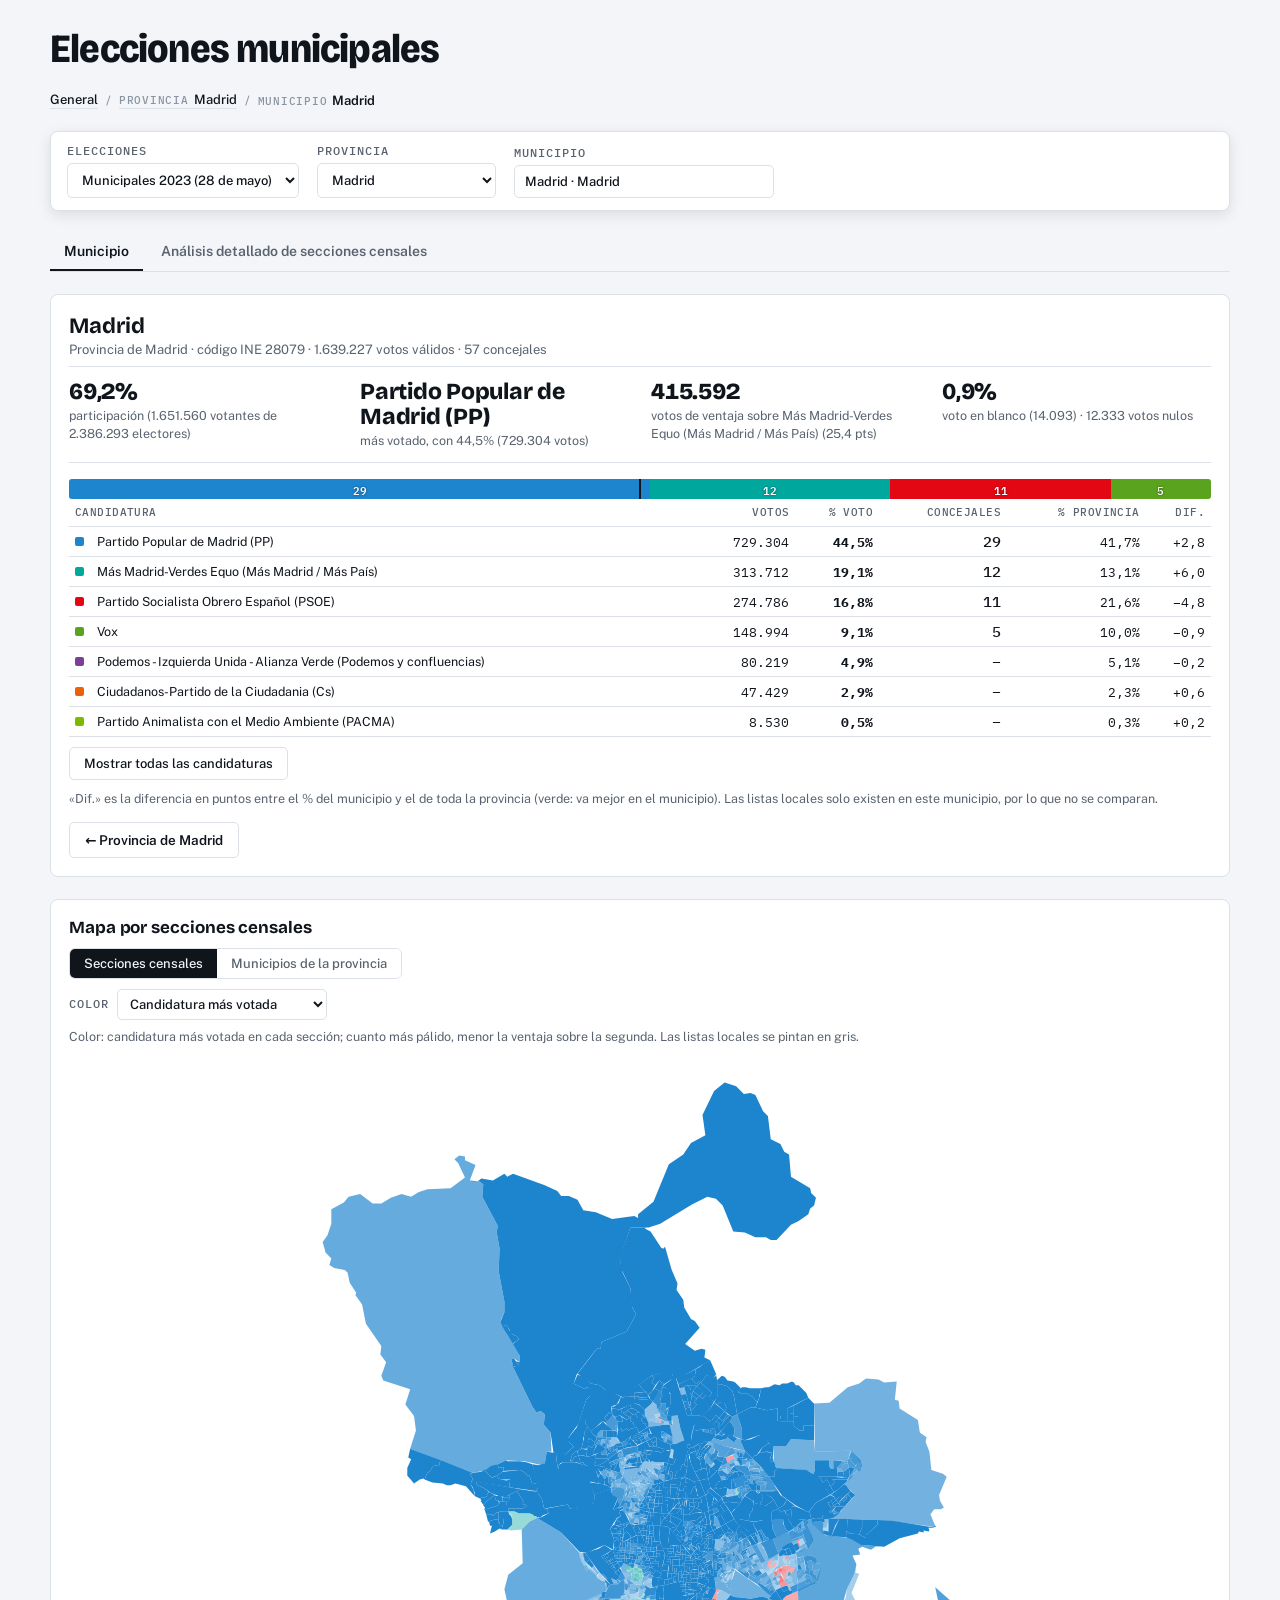
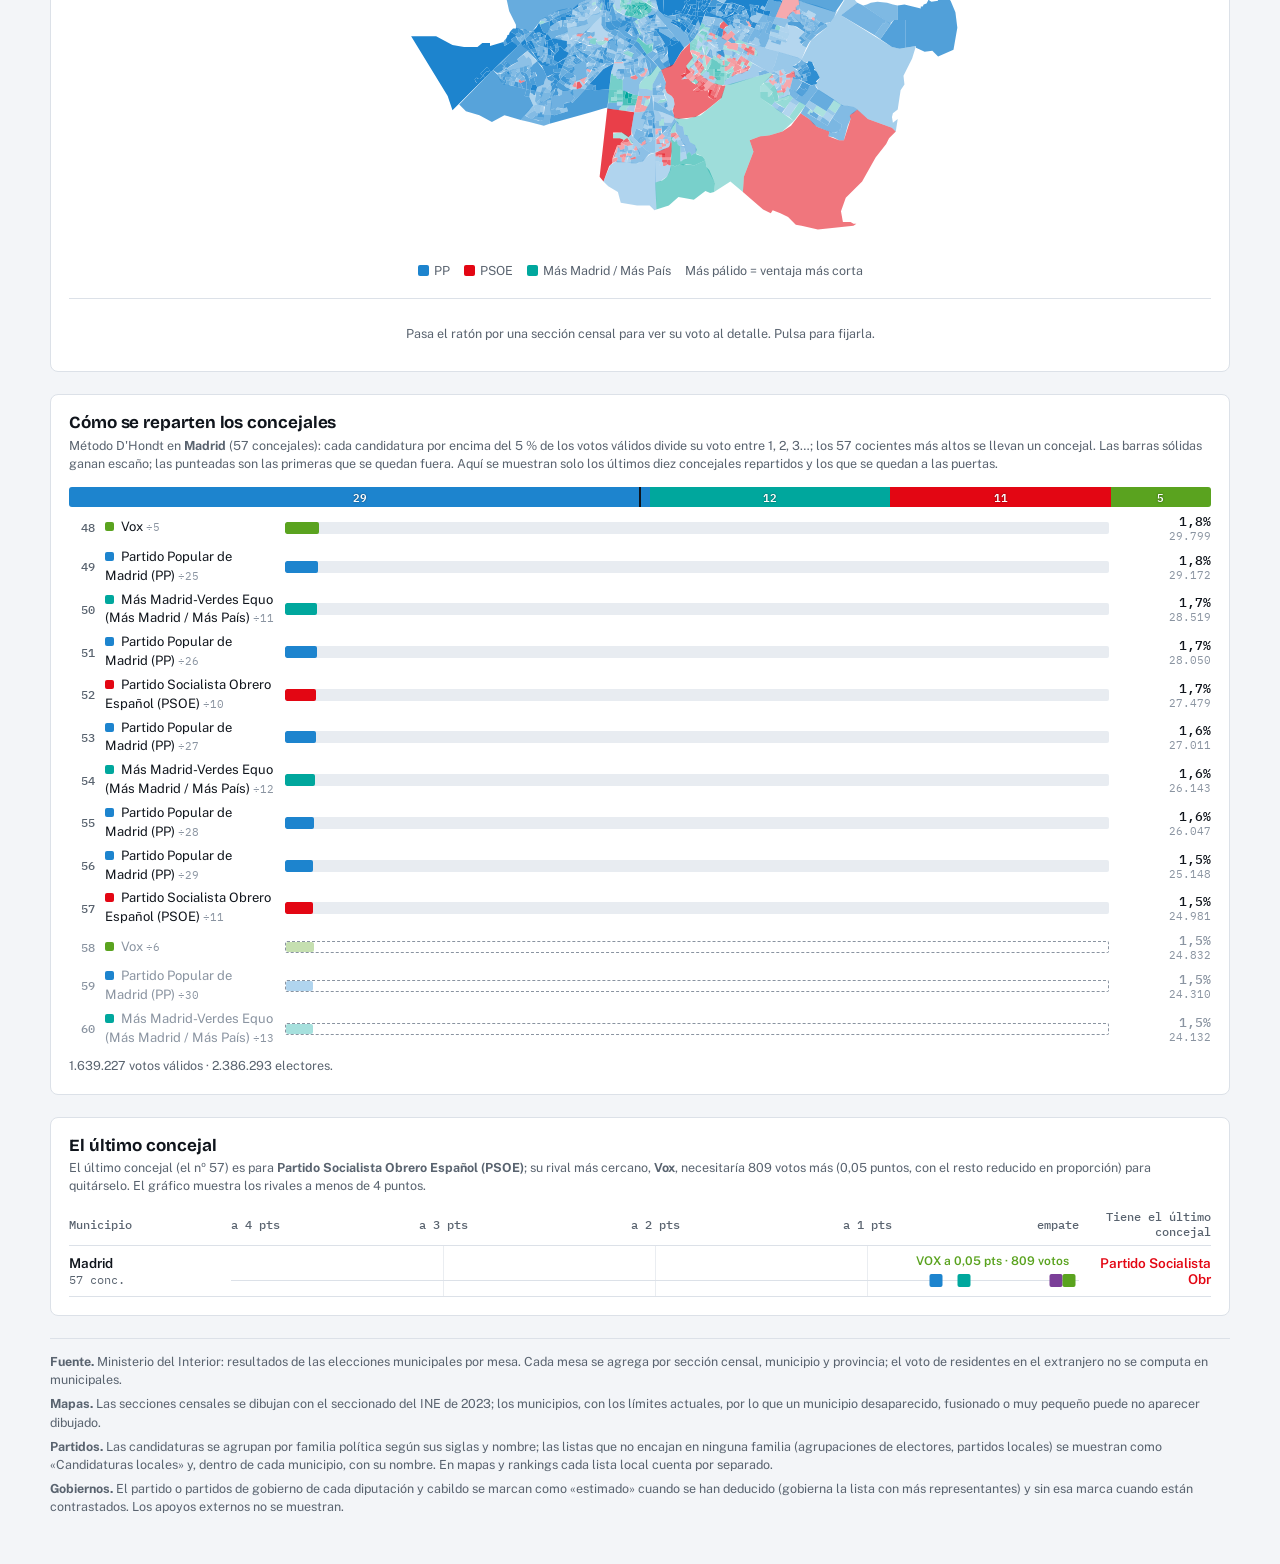
<file: municipio.html>
<!doctype html>
<html lang="es">
<head>
<meta charset="utf-8">
<meta name="viewport" content="width=device-width,initial-scale=1,viewport-fit=cover">
<meta name="description" content="Resultados de un municipio en las elecciones municipales: concejales, secciones censales y resultado del cabildo insular.">
<title>Resultados por municipio</title>
<link rel="stylesheet" href="https://fonts.googleapis.com/css2?family=Bricolage+Grotesque:opsz,wght@12..96,600;12..96,800&family=Public+Sans:wght@400;500;600&family=IBM+Plex+Mono:wght@400;500&display=swap">
<link rel="stylesheet" href="css/style.css">
</head>
<body>
<div class="wrap">
  <div class="sitetitle"><a href="index.html">Elecciones municipales</a></div>
  <div class="topbar"><nav class="crumbs" id="crumbs" aria-label="Migas de pan"></nav></div>
  <div id="bar"></div>
  <div class="switch" id="sw" role="group" aria-label="Tipo de elección" hidden></div>
  <nav class="tabs" role="tablist" aria-label="Secciones" id="tabs"><button type="button" role="tab" id="tab-mun" aria-controls="p-mun" aria-selected="true">Municipio</button><button type="button" role="tab" id="tab-secs" aria-controls="p-secs" aria-selected="false" tabindex="-1">Análisis detallado de secciones censales</button></nav>
  <div class="panel" id="p-mun" role="tabpanel" aria-labelledby="tab-mun">
  <div class="mapwrap" style="grid-template-columns:minmax(0,1fr) minmax(0,1fr)">
    <section class="card mapcol">
      <h2 id="mapt">Mapa por secciones censales</h2>
      <div class="seg2" role="group" aria-label="Nivel del mapa" id="lvl"><button type="button" id="vSec" aria-pressed="true">Secciones censales</button><button type="button" id="vMun" aria-pressed="false">Municipios de la provincia</button></div>
      <div class="toolrow" id="colrow"><label class="fld"><span class="lbl">Color</span><select id="colSel"></select></label></div>
      <p class="note" id="mapn" style="margin-top:8px"></p>
      <svg class="pmap sec" id="pmap" role="img" aria-label="Mapa del municipio"></svg>
      <div class="leg2" id="mleg"></div>
      <p class="mapnote" id="mapnote"></p>
    </section>
    <section class="card pd" id="pd"></section>
  </div>
  <section class="card" id="mdh"></section>
  <section class="card" id="mlast"></section>
  </div>
  <div class="panel" id="p-secs" role="tabpanel" aria-labelledby="tab-secs" hidden>
  <section class="card" id="pbcard"></section>
  <div class="cols one">
    <section class="card">
      <h2 id="stt">Secciones censales</h2>
      <p class="note" id="stn">Cada fila es una sección censal (distrito + sección). Pasa el ratón por una fila para resaltarla en el mapa; ordena con las cabeceras.</p>
      <div class="tw tall"><table class="pt mt mun" id="stab"></table></div>
    </section>
  </div>
  </div>
  <div class="notes" id="notes"></div>
</div>
<div class="tt" id="tt"></div>
<script src="js/lib.js"></script>
<script>
const MID = (() => { let m = Q.get('m') || DEF_MUN; return /^\d{5}$/.test(m) ? m : DEF_MUN })();
const PID = MID.slice(0, 2), C3 = MID.slice(2), AUTO = !!AUTONOMAS[PID];
let P, PD, SECJ = null, SECD = null, MUNJ, M = [], MU, S = [], VIEW = 'sec', ELV = Q.get('v') === 'cab' ? 'cab' : 'mun', COL = -1, SORT = { k: 'cus', d: 1 }, ALLP = false, HL = null, PJM = null;
function build() {
  M = PD.m.map(m => { const o = mkMun(m); o.id = PID + o.c3; o.w = win(o.E, o.bl, 'v'); o.locs = m[6]; return o });
  MU = M.find(m => m.c3 === C3);
  const L = MU ? MU.locs : [];
  S = ((SECD && SECD[C3]) || []).map(s => { const E = []; s[4].forEach(([i, v]) => E.push({ i, v, s: 0, n: null })); s[5].forEach(([k, v]) => E.push({ i: LI, v, s: 0, n: L[k] ? L[k][0] : 'Lista local' }));
    const v = vec(E), valid = v.reduce((a, b) => a + b, 0) + s[2]; return { cus: s[0], key: C3 + s[0], censo: s[1], bl: s[2], nu: s[3], E, v, valid, w: win(E, s[2], 'v'), part: s[1] ? (valid + s[3]) / s[1] : 0 } });
}
const secName = c => `Dist. ${c.slice(0, 2)} · Sec. ${c.slice(2)}`;
function colorFn(units) {
  if (COL < 0) return u => (u.w ? shade(u.w.w, u.w.m, 0.30) : '');
  const xs = units.filter(u => u.valid > 0).map(u => u.v[COL] / u.valid), mn = Math.min(...xs), mx = Math.max(...xs), r = mx - mn || 1;
  return u => u.valid > 0 ? `fill:${pcol(COL)};fill-opacity:${(0.08 + 0.92 * (u.v[COL] / u.valid - mn) / r).toFixed(2)}` : '';
}
function legend(units) {
  if (COL < 0) { const used = new Set(units.filter(u => u.w).map(u => u.w.w)); $('#mleg').innerHTML = [...used].sort((a, b) => a - b).map(i => `<span><i style="background:${pcol(i)}"></i>${esc(pname(i))}</span>`).join('') + '<span>Más pálido = ventaja más corta</span>'; return }
  const xs = units.filter(u => u.valid > 0).map(u => u.v[COL] / u.valid), mn = Math.min(...xs), mx = Math.max(...xs);
  $('#mleg').innerHTML = `<span>${fmt(mn)}</span><span style="display:inline-block;width:120px;height:10px;border-radius:2px;background:linear-gradient(90deg,color-mix(in srgb,${pcol(COL)} 8%,transparent),${pcol(COL)})"></span><span>${fmt(mx)} · % de ${esc(pname(COL))}</span>`;
}
function map() {
  const svg = $('#pmap'); hoverFront(svg); $('#vSec').setAttribute('aria-pressed', VIEW === 'sec'); $('#vMun').setAttribute('aria-pressed', VIEW === 'mun');
  $('#mapt').textContent = VIEW === 'sec' ? 'Mapa por secciones censales' : 'Mapa por municipios de la provincia';
  svg.classList.toggle('sec', VIEW === 'sec'); svg.classList.toggle('munmap', VIEW === 'mun');
  if (VIEW === 'sec') {
    const cf = colorFn(S), shapes = SECJ ? SECJ.s.filter(x => x[0].startsWith(C3)) : [], byKey = {}; S.forEach(s => byKey[s.key] = s);
    if (!shapes.length) { svg.innerHTML = ''; $('#mapn').textContent = ''; $('#mleg').innerHTML = ''; $('#mapnote').innerHTML = '<span class="sorry">No hay mapa de secciones disponible para este municipio. Prueba la vista «Municipios de la provincia».</span>'; return }
    svg.setAttribute('viewBox', '0 0 100 100');
    svg.innerHTML = '<g id="gm">' + shapes.map(([k, d]) => { const s = byKey[k]; if (!s) return `<path class="nd" d="${d}"><title>${secName(k.slice(3))} · sin datos de votos</title></path>`;
      return `<path d="${d}" data-k="${k}" style="${cf(s)}"><title>${secName(s.cus)} · ${s.w ? esc(en(s.w.e)) + ' ' + fmt(s.w.sh) + ' · ventaja ' + nf(s.w.m * 100, 1) + ' pts' : 'sin votos'}${COL >= 0 ? ' · ' + esc(pname(COL)) + ' ' + fmt(s.v[COL] / s.valid) : ''} · ${nf(s.censo)} electores</title></path>` }).join('') + '</g>';
    const bb = $('#gm').getBBox(), pad = Math.max(bb.width, bb.height) * 0.03;
    svg.setAttribute('viewBox', `${bb.x - pad} ${bb.y - pad} ${bb.width + 2 * pad} ${bb.height + 2 * pad}`);
    $('#mapn').textContent = COL < 0 ? 'Color: candidatura más votada en cada sección; cuanto más pálido, menor la ventaja sobre la segunda. Las listas locales se pintan en gris.' : `Color: % de voto de ${pname(COL)} en cada sección (más intenso = mayor porcentaje dentro de este municipio).`;
    legend(S);
    const missing = S.filter(s => !shapes.some(x => x[0] === s.key)).length;
    $('#mapnote').innerHTML = missing ? `${missing} ${missing === 1 ? 'sección' : 'secciones'} sin polígono en el seccionado del INE de ${G.mapyear}${G.year < 2007 ? ' (el más antiguo disponible)' : ''}: sus votos cuentan en el municipio y en la tabla.` : '';
    const oldp = document.getElementById('upanel'); if (oldp) oldp.remove();
    attachPanel(svg, 'path[data-k]', 'k', k => { const s = byKey[k]; if (!s) return null;
      return { title: secName(s.cus), meta: `${esc(MU.n)} · ${nf(s.censo)} electores`, E: s.E, bl: s.bl, nu: s.nu, censo: s.censo, ref: { v: MU.v, bl: MU.bl }, refName: 'el municipio' } }, 'Pasa el ratón por una sección censal para ver su voto al detalle. Pulsa para fijarla.');
  } else {
    const oldp = document.getElementById('upanel'); if (oldp) oldp.remove();
    const cf = colorFn(M.filter(u => u.w));
    svg.setAttribute('viewBox', `0 0 ${MUNJ.w} ${MUNJ.h}`);
    svg.innerHTML = MUNJ.ms.map(([c3, name, d]) => { const m = M.find(x => x.c3 === c3); if (!m || !m.w) return `<path class="nd" d="${d}"><title>${esc(name)}</title></path>`;
      return `<path class="${c3 === C3 ? 'cur' : 'ctx'}" d="${d}" style="${cf(m)}" data-m="${m.id}" tabindex="0" role="link" aria-label="${esc(name)}"><title>${esc(name)} · ${esc(en(m.w.e))} ${fmt(m.w.sh)} · ventaja ${nf(m.w.m * 100, 1)} pts</title></path>` }).join('');
    const cur = svg.querySelector('path.cur'); if (cur) svg.appendChild(cur);
    svg.querySelectorAll('path[data-m]').forEach(p => { const go = () => { if (p.dataset.m !== MID) nav(hMun(p.dataset.m)) }; p.onclick = go; p.onkeydown = e => { if (e.key === 'Enter') go() } });
    $('#mapn').textContent = (COL < 0 ? 'Color: candidatura más votada en cada municipio de la provincia' : `Color: % de voto de ${pname(COL)} en cada municipio`) + `. El municipio de ${MU.n} aparece con el borde marcado; pulsa otro para cambiar.`;
    legend(M.filter(m => m.w)); $('#mapnote').textContent = MUNJ.ms.some(x => x[0] === C3) ? '' : 'Este municipio no figura en los límites municipales actuales (desaparecido o fusionado): sus votos cuentan en la tabla y en la provincia.';
  }
}
/* ---- vista de cabildo insular dentro del municipio ---- */
function mapCab() {
  const svg = $('#pmap'); $('#mapt').textContent = 'Cabildos de la provincia';
  svg.classList.remove('sec'); svg.classList.add('munmap'); svg.classList.add('nob');
  const used = new Map();
  if (!PJM || !PJM.i) { svg.innerHTML = ''; $('#mapn').textContent = ''; return }
  svg.setAttribute('viewBox', `0 0 ${PJM.w} ${PJM.h}`);
  svg.innerHTML = Object.keys(PJM.i).map(iid => { const g = govOf('c' + iid), c = PD.cab.find(x => x[0] === iid), tip = `${ISLN[iid]}${g ? ' · gobierno: ' + g.parts.map(p => p.n).join(' + ') : ''}`; if (g) g.parts.forEach(p => used.set(p.i, p.n));
    return `<path class="${iid === MU.isl ? 'cur' : 'ctx'}" d="${PJM.i[iid]}" data-c="${iid}" tabindex="0" role="link" style="fill:${govFill(g, 8)}"><title>${esc('Cabildo de ' + tip)}</title></path>` }).join('');
  const cur = svg.querySelector('path.cur'); if (cur) svg.appendChild(cur);
  svg.querySelectorAll('path[data-c]').forEach(p => { const go = () => nav(hCab(p.dataset.c)); p.onclick = go; p.onkeydown = e => { if (e.key === 'Enter') go() } });
  $('#mapn').textContent = 'Color: partido o partidos que gobiernan cada cabildo (rayas si es una coalición). El cabildo de este municipio aparece con el borde marcado; pulsa uno para ver su cabildo.';
  $('#mleg').innerHTML = [...used.keys()].map(i => `<span><i style="background:${pcol(i)}"></i>${esc(used.get(i))}</span>`).join('');
  $('#mapnote').textContent = '';
  const oldp = document.getElementById('upanel'); if (oldp) oldp.remove();
}
function detailCab() {
  const c = PD.cab.find(x => x[0] === MU.isl), cb = MU.cab, E = cb ? cb.E : [], valid = E.reduce((a, e) => a + e.v, 0) + (cb ? cb.bl : 0);
  const ie = ents(c[6], c[7]), ivalid = ie.reduce((a, e) => a + e.v, 0) + c[4], g = govOf('c' + c[0]);
  const rows = E.slice().sort((a, b) => b.v - a.v).filter(e => e.v > 0).slice(0, 14);
  const w = win(E, cb ? cb.bl : 0, 'v');
  $('#pd').innerHTML = `<h3>${esc(MU.n)}: elecciones al Cabildo de ${esc(c[1])}</h3><div class="meta">Votos emitidos en el municipio para el cabildo · ${nf(valid)} votos válidos</div>
  ${cb ? `<div class="kpis k4"><div><b>${w ? esc(en(w.e)) : '–'}</b><span>más votado en el municipio${w ? ` (${fmt(w.sh)})` : ''}</span></div><div><b>${nf(cb.bl)}</b><span>votos en blanco</span></div><div><b>${nf(cb.nu)}</b><span>votos nulos</span></div></div>
  <div class="tw"><table class="pt mt prt vt"><thead><tr><th>Candidatura</th><th>Votos</th><th>% voto</th><th>% en la isla</th><th>Dif.</th></tr></thead><tbody>${rows.map(e => { const ie2 = ie.find(x => x.i === e.i && x.n === e.n), isl = ie2 ? ie2.v / ivalid : 0, d = e.v / valid - isl; return `<tr><td>${wnE(e)}</td><td class="num">${nf(e.v)}</td><td class="num"><b>${fmt(e.v / valid)}</b></td><td class="num">${fmt(isl)}</td><td class="num"><span class="${d >= 0 ? 'gd' : 'bd'}">${pts(d) || '0,0'}</span></td></tr>` }).join('')}</tbody></table></div>` : '<p class="note">No hay desglose por municipio de esta elección al cabildo.</p>'}
  <p class="lbl" style="margin:14px 0 2px">Resultado del cabildo (toda la isla)</p>${seatBar(seatList(ie), c[2])}${govHTML(g)}
  <p style="margin:14px 0 0" class="navbtns"><a class="btnlk" href="${hCab(c[0])}">Ver el Cabildo de ${esc(c[1])} →</a><a class="btnlk ghost" href="${hProv(PID)}">← Provincia de ${esc(P.n)}</a></p>`;
}
function hl(k) {
  HL = k; document.querySelectorAll('#pmap path.hl').forEach(p => p.classList.remove('hl')); document.querySelectorAll('#stab tr.hl').forEach(p => p.classList.remove('hl'));
  if (!k) return; const p = document.querySelector(`#pmap path[data-k="${k}"]`); if (p) { p.classList.add('hl'); p.parentNode.appendChild(p) }
  const r = document.querySelector(`#stab tr[data-k="${k}"]`); if (r) r.classList.add('hl');
}
function seatsInfo() {
  const m = MU, seats = m.E.reduce((a, e) => a + e.s, 0);
  if (!seats) { $('#mdh').hidden = $('#mlast').hidden = true; return }
  $('#mdh').hidden = $('#mlast').hidden = false;
  if (!dhOK(m.E, m.bl, seats)) { $('#mdh').innerHTML = `<h2>Cómo se reparten los concejales</h2><p class="note">${esc(NODH)}</p>`; $('#mlast').hidden = true; return }
  $('#mdh').innerHTML = dhcCard(m.n, m.E, m.bl, seats, ` · ${nf(m.censo)} electores`);
  const li = lastInfo(m.E, m.bl, seats, MUNTHR);
  if (!li) { $('#mlast').innerHTML = `<h2>El último concejal</h2><p class="note">Con un solo concejal no hay «último» que repartir.</p>`; return }
  const A = li.A, h = A.L[li.h], g0 = li.gaps[0];
  $('#mlast').innerHTML = `<h2>El último concejal</h2>
  <p class="note">El último concejal (el nº ${seats}) es para <b>${esc(en(h))}</b>${g0 ? `; su rival más cercano, <b>${esc(en(A.L[g0[0]]))}</b>, necesitaría ${nf(Math.max(1, Math.ceil(g0[2])))} votos más (${g0[1].toFixed(2).replace('.', ',')} puntos, con el resto reducido en proporción) para quitárselo.` : '.'} El gráfico muestra los rivales a menos de 4 puntos.</p>
  <div class="ls">${lastRows([{ nm: `<b>${esc(MU.n)}</b>`, seats, ...li }], { col: 'Municipio', unit: 'concejal', abbr: 'conc.' })}</div>`;
}
function detail() {
  const m = MU, pa = shares(P.v, P.bl), ma = shares(m.v, m.bl), vt = m.valid + m.nu;
  const E = m.E.filter(e => e.v > 0).sort((a, b) => b.v - a.v), ns = m.E.reduce((a, e) => a + e.s, 0);
  let ks = E.filter((e, k) => e.v / ma.valid >= 0.005 || k < 6 || e.s > 0); if (ALLP) ks = E;
  const w = m.w, t2 = w && w.se ? w.se : null;
  $('#pd').innerHTML = `<h3>${esc(m.n)}</h3><div class="meta">${AUTO ? 'Ciudad autónoma' : 'Provincia de ' + esc(P.n)} · código INE ${MID} · ${nf(ma.valid)} votos válidos · ${nf(ns)} concejales</div>
  <div class="kpis k4"><div><b>${fmt(vt / m.censo)}</b><span>participación (${nf(vt)} votantes de ${nf(m.censo)} electores)</span></div>
  <div><b>${w ? esc(en(w.e)) : '–'}</b><span>más votado, con ${w ? fmt(w.sh) : '–'} (${w ? nf(w.e.v) : '–'} votos)</span></div>
  <div><b>${w && t2 ? nf(w.e.v - t2.v) : '–'}</b><span>votos de ventaja sobre ${t2 ? esc(en(t2)) : '–'}${w && t2 ? ` (${nf(w.m * 100, 1)} pts)` : ''}</span></div>
  <div><b>${fmt(m.bl / ma.valid)}</b><span>voto en blanco (${nf(m.bl)}) · ${nf(m.nu)} votos nulos</span></div></div>
  ${ns ? seatBar(seatList(m.E), ns) : ''}
  <div class="tw"><table class="pt mt prt vt"><thead><tr><th>Candidatura</th><th>Votos</th><th>% voto</th><th>Concejales</th>${AUTO ? '' : '<th>% provincia</th><th>Dif.</th>'}</tr></thead><tbody>${ks.map(e => { const loc = !!e.n, pr = loc ? null : pa.row[e.i], d = pr === null ? null : ma.row[e.i] - pr;
    return `<tr><td>${wnE(e)}</td><td class="num">${nf(e.v)}</td><td class="num"><b>${fmt(e.v / ma.valid)}</b></td><td class="num s2">${e.s || '–'}</td>${AUTO ? '' : `<td class="num">${pr === null ? '–' : fmt(pr)}</td><td class="num">${d === null ? '–' : `<span class="${d >= 0 ? 'gd' : 'bd'}">${pts(d) || '0,0'}</span>`}</td>`}</tr>` }).join('')}</tbody></table></div>
  <p style="margin:10px 0 0"><button type="button" class="ghost" id="allp">${ALLP ? 'Mostrar solo las principales' : 'Mostrar todas las candidaturas'}</button></p>
  ${AUTO ? '' : `<p class="note" style="margin:10px 0 0">«Dif.» es la diferencia en puntos entre el % del municipio y el de toda la provincia (verde: va mejor en el municipio). Las listas locales solo existen en este municipio, por lo que no se comparan.</p>`}
  <p style="margin:14px 0 0" class="navbtns">${AUTO ? '' : `<a class="btnlk ghost" href="${hProv(PID)}">← Provincia de ${esc(P.n)}</a>`}</p>`;
  $('#allp').onclick = () => { ALLP = !ALLP; detail() };
}
let PBS;
function pblock() {
  const ps = MU.v.map((x, i) => i).filter(i => S.some(s => s.v[i] > 0)).sort((a, b) => MU.v[b] - MU.v[a]);
  partyBlock($('#pbcard'), { state: PBS = PBS || { party: ps[0], ord: 'pct_desc' }, ps, units: S.map(s => ({ key: s.key, name: secName(s.cus), censo: s.censo, part: s.part, v: s.v, bl: s.bl, nu: s.nu })), parent: { v: MU.v, bl: MU.bl }, parentName: 'del municipio',
    unitName: 'Sección', unitsPl: 'secciones censales', note: 'El número junto al nombre es su voto en el municipio. Elige un partido y cómo ordenar las secciones censales: la tabla muestra las diez primeras. «Candidaturas locales» suma todas las listas locales.', chipSub: j => nf(MU.v[j]) });
}
function stable() {
  const ps = MU.v.map((x, i) => i).filter(i => S.some(s => s.v[i] > 0)).sort((a, b) => MU.v[b] - MU.v[a]);
  const rows = S.map(s => { const o = { s, cus: s.cus, censo: s.censo, part: s.part, ganador: s.w ? en(s.w.e) : '', sh: s.w ? s.w.sh : 0, margen: s.w ? s.w.m : 0, bl: s.bl, nu: s.nu, pbl: s.valid ? s.bl / s.valid : 0 };
    ps.forEach(i => o['p' + i] = s.valid ? s.v[i] / s.valid : 0); return o });
  const k = SORT.k; rows.sort((a, b) => (typeof a[k] === 'string' ? a[k].localeCompare(b[k], 'es') : a[k] - b[k]) * SORT.d);
  const th = (key, lab, cls = '') => `<th data-s="${key}" ${SORT.k === key ? `aria-sort="${SORT.d > 0 ? 'ascending' : 'descending'}"` : ''} class="${cls}">${lab}</th>`;
  const cell = (sh, v) => `<td class="num pc">${fmt(sh)}<small>${nf(v)}</small></td>`;
  $('#stt').textContent = S.length === 1 ? 'Sección censal' : 'Secciones censales';
  $('#stab').innerHTML = `<thead><tr>${th('cus', 'Sección', 'stk')}${th('censo', 'Electores')}${th('part', 'Particip.')}${th('ganador', 'Más votado')}${th('sh', '% ganador')}${th('margen', 'Ventaja')}${ps.map(i => th('p' + i, `<span class="wn">${swatch(i)}${esc(pname(i))}</span>`)).join('')}${th('pbl', 'En blanco')}${th('nu', 'Nulos')}</tr></thead><tbody>${rows.map(r => `<tr class="rw" data-k="${r.s.key}"><td class="stk">${secName(r.cus)}</td><td class="num">${nf(r.censo)}</td><td class="num">${fmt(r.part)}</td><td>${r.s.w ? wnE(r.s.w.e) : '–'}</td><td class="num">${r.s.w ? fmt(r.sh) : '–'}</td><td class="num">${r.s.w ? nf(r.margen * 100, 1) + ' pts' : '–'}</td>${ps.map(i => cell(r['p' + i], r.s.v[i])).join('')}${cell(r.pbl, r.bl)}<td class="num">${nf(r.nu)}</td></tr>`).join('')}</tbody>`;
  $('#stab').querySelectorAll('th[data-s]').forEach(t => t.onclick = () => { const kk = t.dataset.s; SORT = { k: kk, d: SORT.k === kk ? -SORT.d : (kk === 'cus' || kk === 'ganador' ? 1 : -1) }; stable() });
  $('#stab').querySelectorAll('tr.rw').forEach(t => { t.onmouseenter = () => hl(t.dataset.k); t.onmouseleave = () => hl(null) });
  if (HL) hl(HL);
}
function setCol(v) { COL = v; if (COL >= 0) SORT = { k: 'p' + COL, d: -1 }; else if (/^p\d+$/.test(SORT.k)) SORT = { k: 'cus', d: 1 }; map(); if (S.length) stable() }
function render() {
  const cab = ELV === 'cab' && MU.isl && MU.cab;
  const items = [`<button type="button" data-v="mun" class="${!cab ? 'on' : ''}">Elecciones municipales</button>`];
  if (MU.isl && G.hascab && PD.cab && PD.cab.length) items.push(`<button type="button" data-v="cab" class="${cab ? 'on' : ''}">Cabildo de ${esc(ISLN[MU.isl] || '')}</button>`);
  $('#sw').innerHTML = items.join(''); $('#sw').hidden = items.length < 2;
  $('#sw').querySelectorAll('button').forEach(b => b.onclick = () => { ELV = b.dataset.v; render() });
  if (cab) {
    $('#tabs').hidden = true; $('#p-secs').hidden = true; $('#p-mun').hidden = false; $('#lvl').style.display = 'none'; $('#colrow').style.display = 'none';
    $('#mdh').hidden = $('#mlast').hidden = true; mapCab(); detailCab();
  } else {
    $('#lvl').style.display = ''; $('#colrow').style.display = ''; $('#pmap').classList.remove('nob');
    const hasS = G.sections && S.length;
    $('#tabs').hidden = !hasS; if (!hasS) { VIEW = 'mun'; $('#lvl').style.display = 'none'; showTab('mun') }
    map(); detail(); seatsInfo(); if (hasS) { stable(); pblock() }
  }
}
(async () => {
  try {
    await loadG(); P = G.prov[G.pi[PID]];
    [PD, MUNJ, SECD] = await Promise.all([loadProv(PID), loadMunMap(PID), loadSec(PID)]);
    SECJ = await loadSecMap(PID);
    build(); if (!MU) throw new Error('Municipio no encontrado en esta elección: ' + MID);
    if (G.hascab && MU.isl) PJM = await loadPJMap(PID);
    setPill(); document.title = MU.n + ' · resultados por municipio';
    crumbs(AUTO ? [{ t: 'General', h: href('index.html') }, { l: 'Municipio', t: MU.n }] : [{ t: 'General', h: href('index.html') }, { l: 'Provincia', t: P.n, h: hProv(PID) }, { l: 'Municipio', t: MU.n }]);
    await mountBar(PID, `${MU.n} · ${P.n}`); mountTabs();
    const top = MU.v.map((x, i) => i).filter(i => MU.v[i] > 0).sort((a, b) => MU.v[b] - MU.v[a]).slice(0, 12);
    $('#colSel').innerHTML = '<option value="-1">Candidatura más votada</option>' + top.map(i => `<option value="${i}">% de ${esc(pname(i))}</option>`).join('');
    $('#colSel').onchange = e => setCol(+e.target.value);
    $('#vSec').onclick = () => { VIEW = 'sec'; map() }; $('#vMun').onclick = () => { VIEW = 'mun'; map() };
    render();
    $('#notes').innerHTML = notesHTML();
  } catch (e) { console.error(e); $('#notes').textContent = 'No se pudieron cargar los datos: ' + e }
})();
</script>
</body>
</html>
</file>
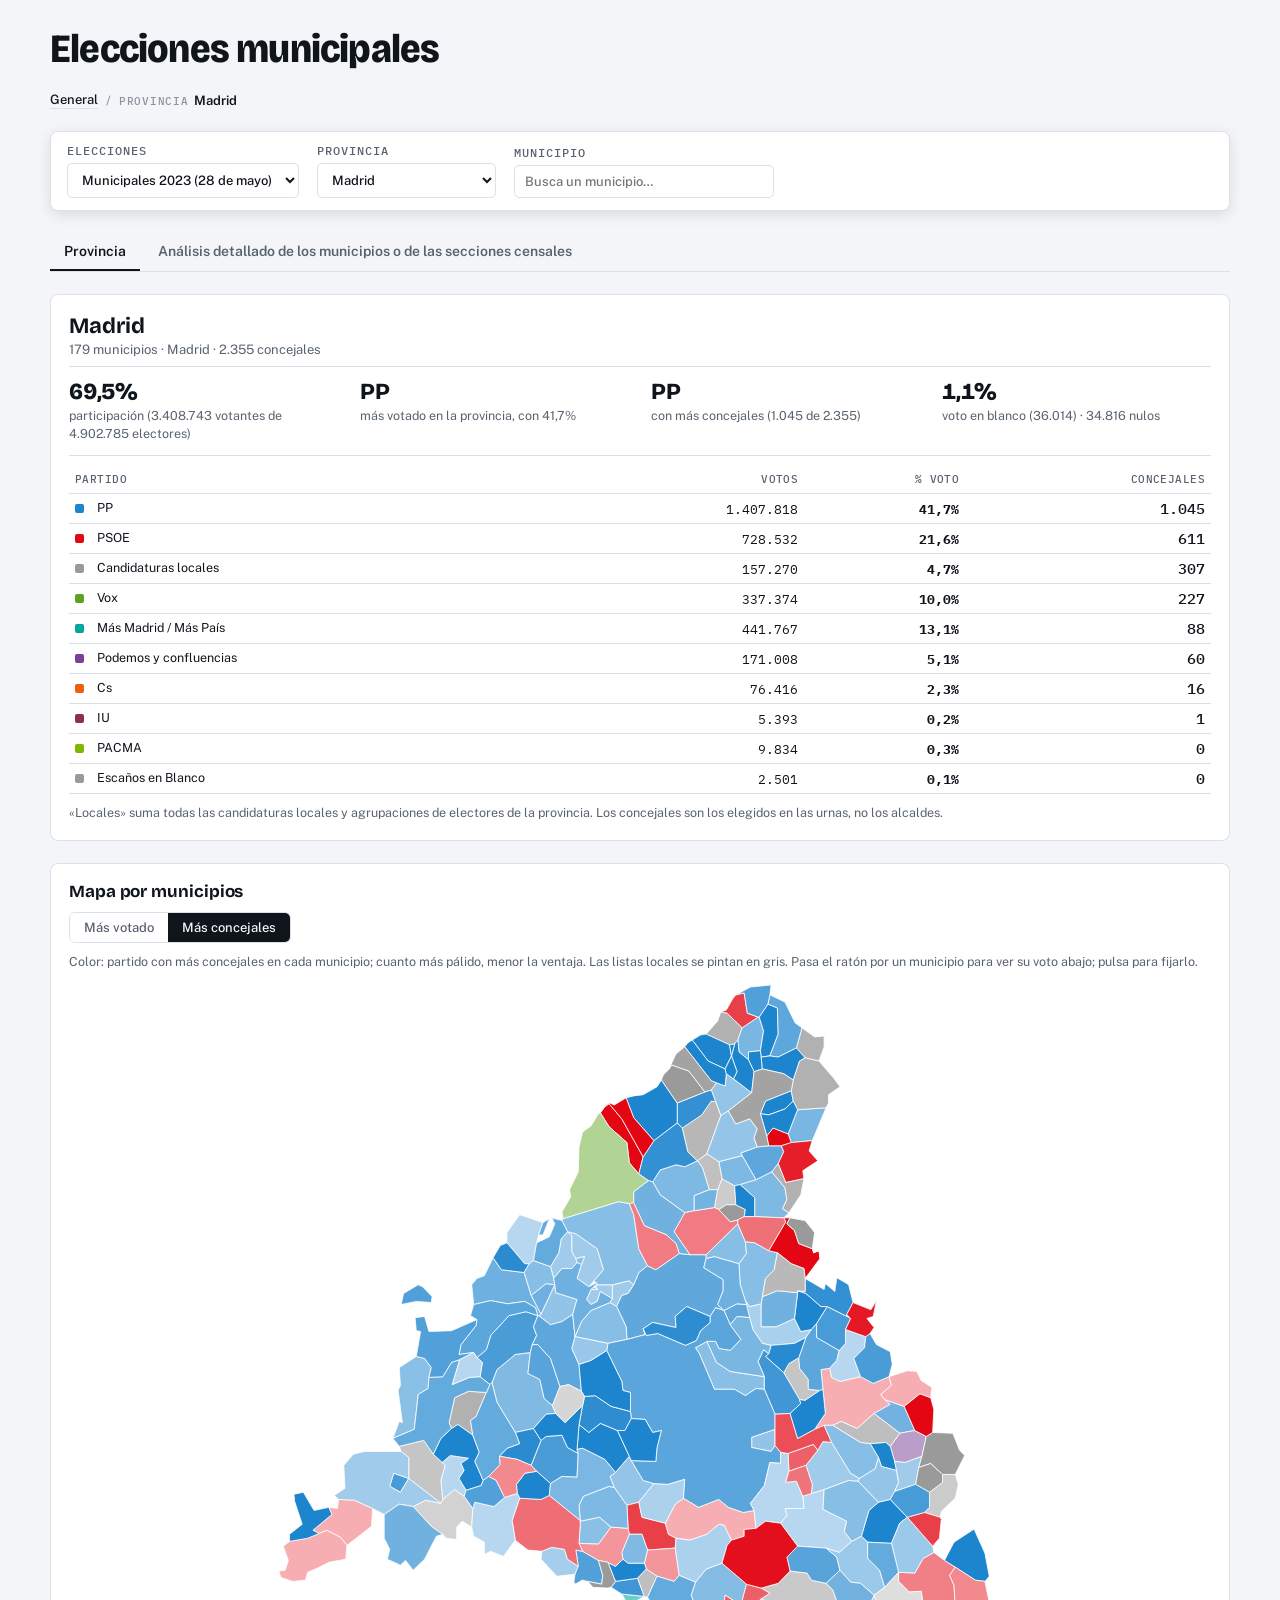
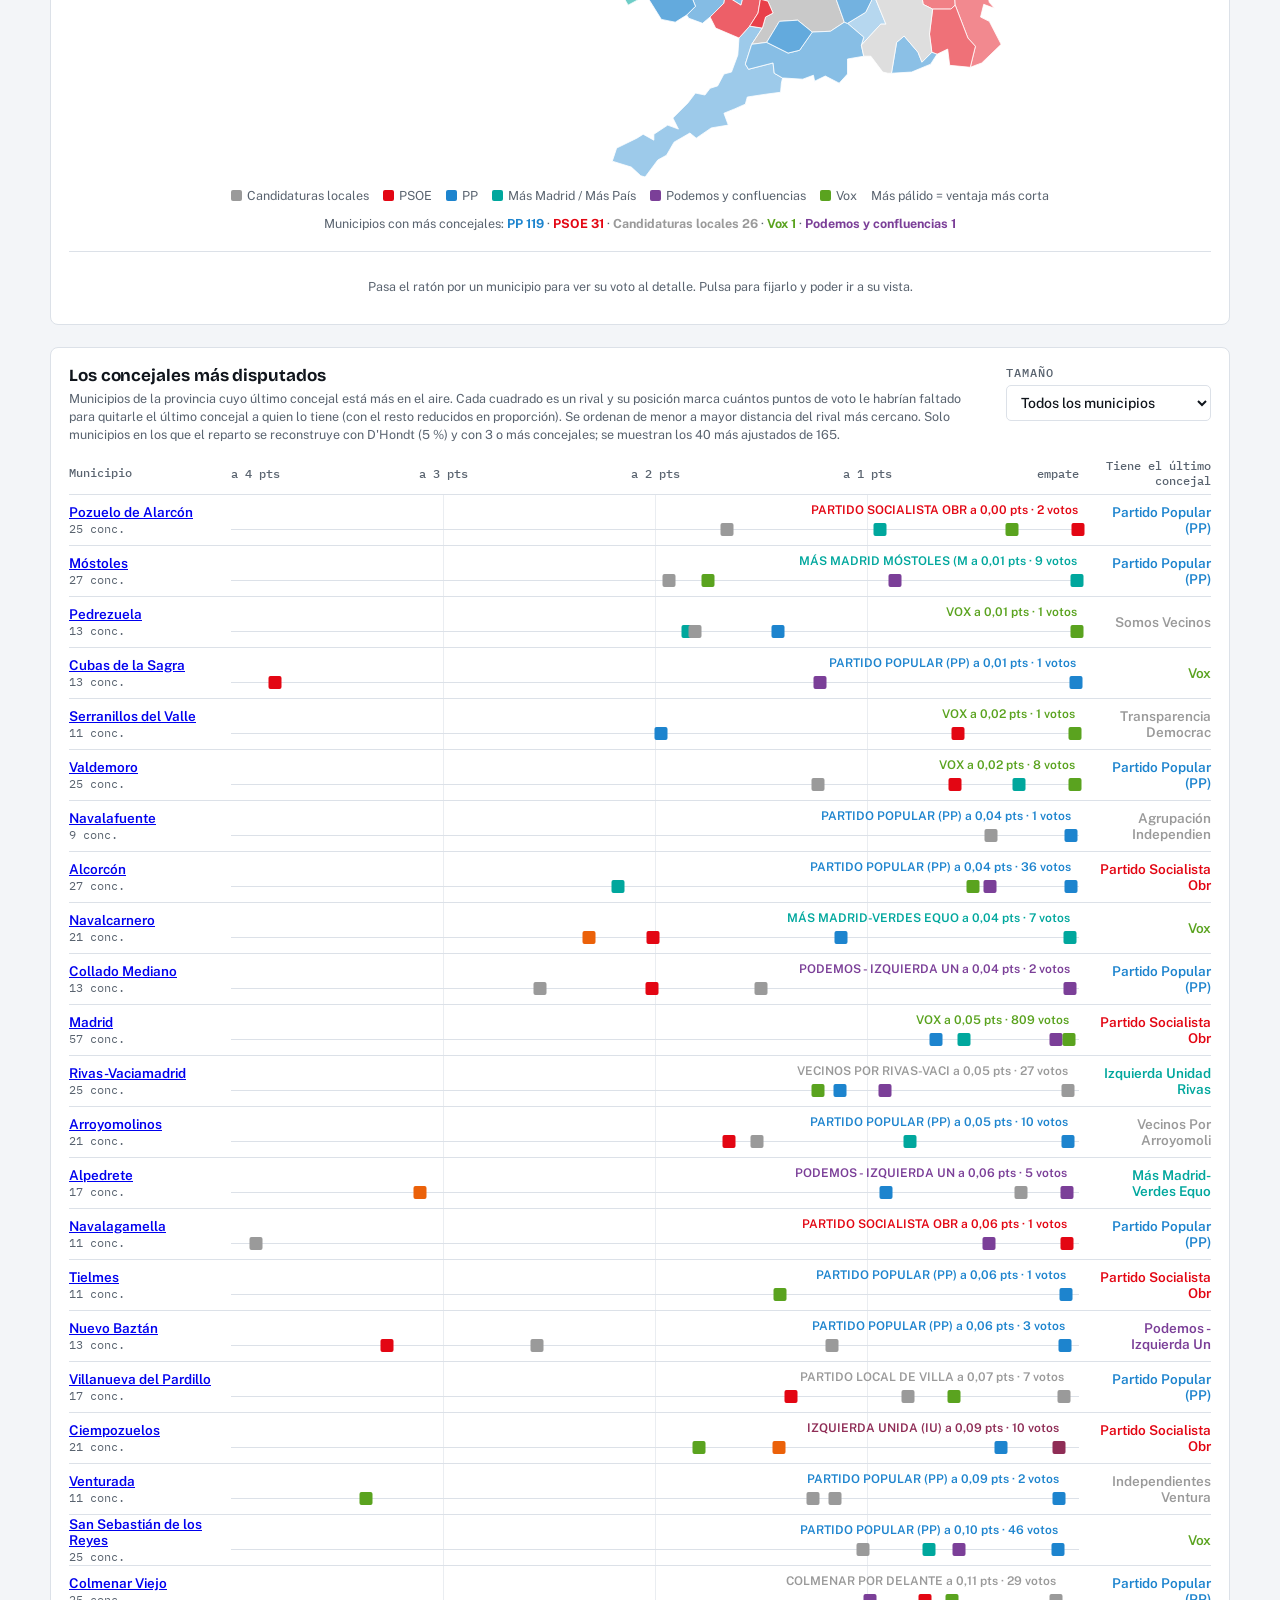
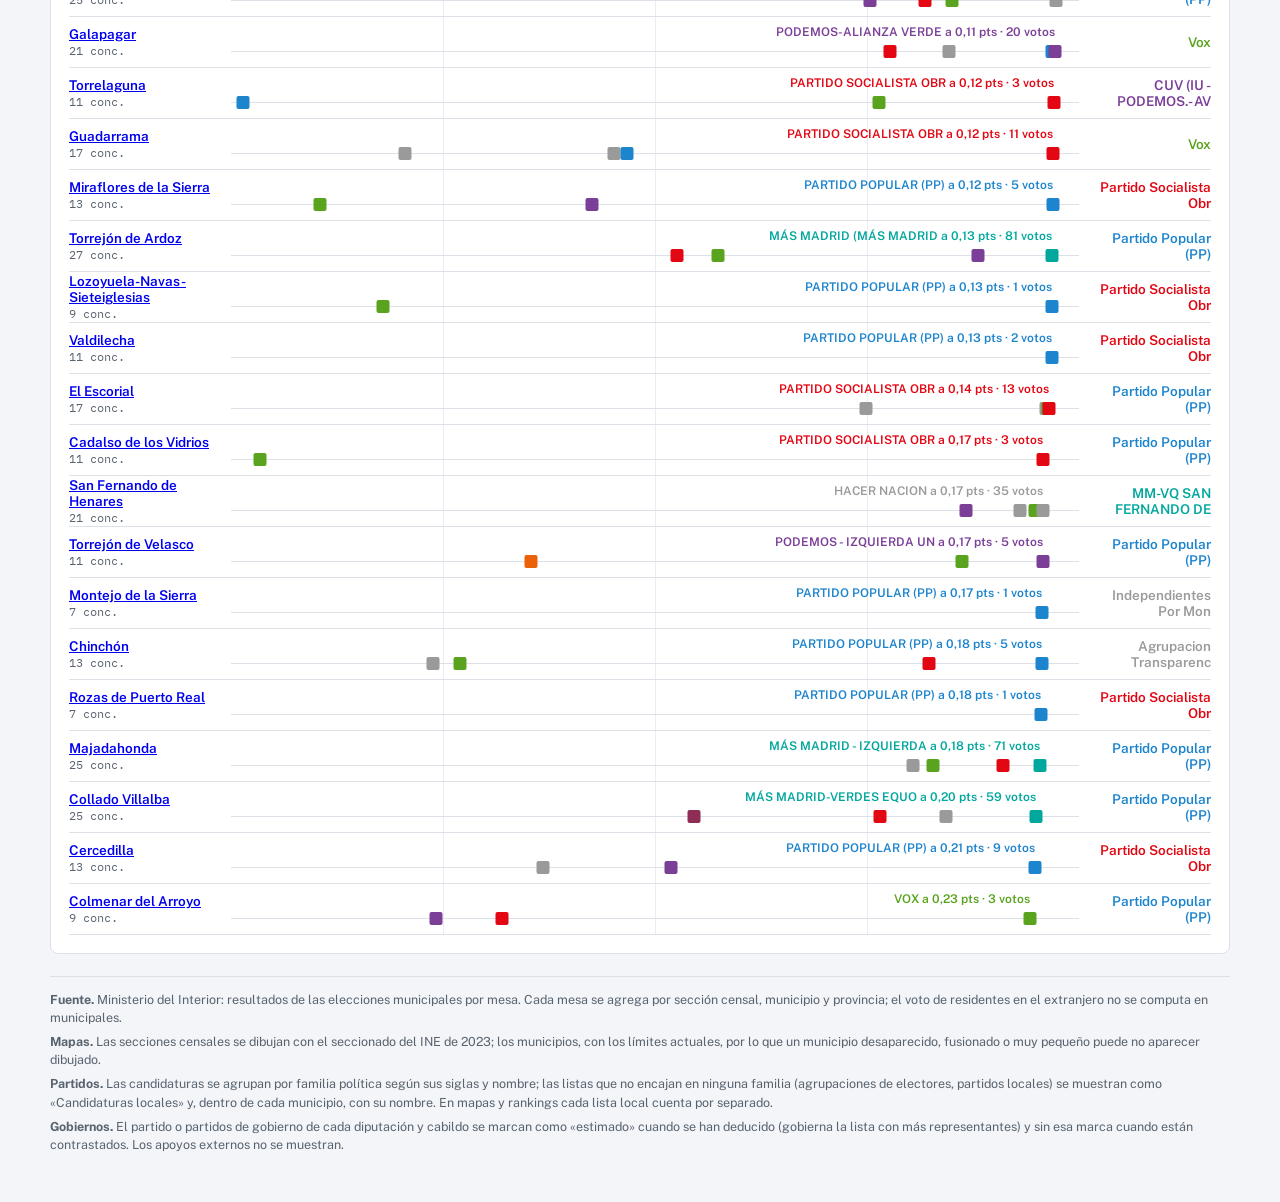
<file: provincia.html>
<!doctype html>
<html lang="es">
<head>
<meta charset="utf-8">
<meta name="viewport" content="width=device-width,initial-scale=1,viewport-fit=cover">
<meta name="description" content="Resultados de una provincia en las elecciones municipales: concejales por municipio, diputación provincial, partidos judiciales y cabildos.">
<title>Resultados por provincia</title>
<link rel="stylesheet" href="https://fonts.googleapis.com/css2?family=Bricolage+Grotesque:opsz,wght@12..96,600;12..96,800&family=Public+Sans:wght@400;500;600&family=IBM+Plex+Mono:wght@400;500&display=swap">
<link rel="stylesheet" href="css/style.css">
</head>
<body>
<div class="wrap">
  <div class="sitetitle"><a href="index.html">Elecciones municipales</a></div>
  <div class="topbar"><nav class="crumbs" id="crumbs" aria-label="Migas de pan"></nav></div>
  <div id="bar"></div>
  <div class="switch" id="sw" role="group" aria-label="Tipo de elección"></div>
  <nav class="tabs" role="tablist" aria-label="Secciones" id="tabs"></nav>
  <div class="panel" id="p-prov" role="tabpanel" aria-labelledby="tab-prov"></div>
  <div class="panel" id="p-muns" role="tabpanel" aria-labelledby="tab-muns" hidden></div>
  <div class="notes" id="notes"></div>
</div>
<div class="tt" id="tt"></div>
<script src="js/lib.js"></script>
<script>
const PID = (() => { let p = Q.get('p') || DEF_PROV; return /^\d\d$/.test(p) ? p : DEF_PROV })();
if (AUTONOMAS[PID]) nav(hMun(AUTONOMAS[PID]));
let P, PD, MAPM, PM, M = [], VIEW = Q.get('v') === 'dip' ? 'dip' : 'mun', BY = 's', SORT = { k: 'censo', d: -1 }, FILT = '', PJSEL = Q.get('pj') || '', PBS, PBM = 'mun';
const cabs = () => (PD.cab || []);
function build() { M = PD.m.map(m => mkMun(m)); M.forEach(m => { m.id = PID + m.c3 }) }

/* ---------- barra de cambio de elección ---------- */
function switchBar() {
  const items = [`<button type="button" data-v="mun" class="${VIEW === 'mun' ? 'on' : ''}">Elecciones municipales</button>`];
  if (PD.dip) items.push(`<button type="button" data-v="dip" class="${VIEW === 'dip' ? 'on' : ''}">${DIPN(PID)}</button>`);
  cabs().forEach(c => items.push(`<a href="${hCab(c[0])}" title="Resultados del cabildo insular">Cabildo de ${esc(c[1])}</a>`));
  $('#sw').innerHTML = items.join('');
  $('#sw').hidden = items.length < 2;
  $('#sw').querySelectorAll('button').forEach(b => b.onclick = () => { VIEW = b.dataset.v; render() });
}
function tabsBar() {
  const t = VIEW === 'mun' ? ['Provincia', 'Análisis detallado de los municipios o de las secciones censales'] : [DIPN(PID), CAP(PJW(PID, 1))];
  $('#tabs').innerHTML = `<button type="button" role="tab" id="tab-prov" aria-controls="p-prov" aria-selected="true">${t[0]}</button><button type="button" role="tab" id="tab-muns" aria-controls="p-muns" aria-selected="false" tabindex="-1">${t[1]}</button>`;
  mountTabs(); showTab('prov');
}

/* ========== VISTA MUNICIPAL ========== */
function viewMun() {
  $('#p-prov').innerHTML = `<div class="mapwrap provwrap">
    <section class="card mapcol"><h2 id="mapt">Mapa por municipios</h2>
      <div class="seg2" role="group" aria-label="Criterio"><button type="button" id="cVot" aria-pressed="false">Más votado</button><button type="button" id="cCon" aria-pressed="true">Más concejales</button></div>
      <p class="note" id="mapn"></p>
      <svg class="pmap munmap" id="pmap" role="img" aria-label="Mapa de la provincia"></svg>
      <div class="leg2" id="mleg"></div><p class="mapnote" id="mapnote"></p></section>
    <section class="card pd" id="pd"></section></div>
    <section class="card" id="mdisp"></section>`;
  $('#p-muns').innerHTML = `<section class="card" id="pbcard"></section>
    <div class="cols one"><section class="card"><h2>Municipios de la provincia</h2>
      <p class="note">Pulsa una fila para ver el municipio${G.sections ? ', con el resultado por secciones censales' : ''}. Ordena con las cabeceras.</p>
      <label class="fld sel" style="max-width:260px"><span class="lbl">Filtrar por nombre</span><input id="mfilt" class="in" style="border:1px solid var(--rule);padding:7px 9px" placeholder="Escribe…"></label>
      <div class="tw tall"><table class="pt mt mun" id="mtab"></table></div></section></div>`;
  $('#cVot').onclick = () => { BY = 'v'; mapMun() }; $('#cCon').onclick = () => { BY = 's'; mapMun() };
  $('#mfilt').oninput = e => { FILT = e.target.value; mtable() };
  mapMun(); detailMun(); mtable(); pblock(); mDisp();
}
let DSZ = 0;
function mDisp() {
  const L = [];
  M.forEach(m => { const seats = m.E.reduce((a, e) => a + e.s, 0); if (seats < 3 || m.censo < DSZ || !dhOK(m.E, m.bl, seats)) return; const li = lastInfo(m.E, m.bl, seats, MUNTHR); if (!li || !li.gaps.length) return; L.push({ m, seats, ...li }) });
  L.sort((a, b) => a.gaps[0][1] - b.gaps[0][1]);
  const top = L.slice(0, 40).map(d => ({ ...d, nm: `<a href="${hMun(d.m.id)}"><b>${esc(d.m.n)}</b></a>` }));
  $('#mdisp').innerHTML = `<div class="rowhead"><div><h2>Los concejales más disputados</h2><p class="note">Municipios de la provincia cuyo último concejal está más en el aire. Cada cuadrado es un rival y su posición marca cuántos puntos de voto le habrían faltado para quitarle el último concejal a quien lo tiene (con el resto reducidos en proporción). Se ordenan de menor a mayor distancia del rival más cercano. Solo municipios en los que el reparto se reconstruye con D'Hondt (5 %) y con 3 o más concejales; se muestran los 40 más ajustados de ${L.length}.</p></div>
  <label class="fld sel" style="margin:0"><span class="lbl">Tamaño</span><select id="dsz">${[[0, 'Todos los municipios'], [1000, 'Más de 1.000 electores'], [5000, 'Más de 5.000 electores'], [20000, 'Más de 20.000 electores']].map(([v, t]) => `<option value="${v}"${v === DSZ ? ' selected' : ''}>${t}</option>`).join('')}</select></label></div>
  <div class="ls">${top.length ? lastRows(top, { col: 'Municipio', unit: 'concejal', abbr: 'conc.' }) : '<p class="note">Ningún municipio cumple las condiciones.</p>'}</div>`;
  $('#dsz').onchange = e => { DSZ = +e.target.value; mDisp() };
}
function mapMun() {
  const svg = $('#pmap'), MS = MAPM.ms, byId = {}; M.forEach(m => byId[m.c3] = m);
  svg.setAttribute('viewBox', `0 0 ${MAPM.w} ${MAPM.h}`);
  $('#cVot').setAttribute('aria-pressed', BY === 'v'); $('#cCon').setAttribute('aria-pressed', BY === 's');
  $('#mapn').textContent = `Color: ${BY === 's' ? 'partido con más concejales' : 'candidatura más votada'} en cada municipio; cuanto más pálido, menor la ventaja. Las listas locales se pintan en gris. Pasa el ratón por un municipio para ver su voto abajo; pulsa para fijarlo.`;
  const used = new Set();
  svg.innerHTML = '<g>' + MS.map(([c3, name, d]) => { const m = byId[c3], w = m && win(m.E, m.bl, BY); if (!w) return `<path class="nd" d="${d}"><title>${esc(name)} · sin datos</title></path>`;
    m.w = w; used.add(w.w);
    return `<path d="${d}" style="${shade(w.w, w.m, BY === 's' ? 0.5 : 0.3)}" data-m="${m.id}" tabindex="0" role="link" aria-label="${esc(name)}"><title>${esc(name)} · ${esc(en(w.e))} ${BY === 's' ? w.e.s + ' concejales' : fmt(w.sh)}</title></path>` }).join('') + '</g>';
  hoverFront(svg);
  const oldp = document.getElementById('upanel'); if (oldp) oldp.remove();
  attachPanel(svg, 'path[data-m]', 'm', id => { const m = M.find(x => x.id === id); if (!m) return null;
    return { title: m.n, meta: `${nf(m.censo)} electores`, E: m.E, bl: m.bl, nu: m.nu, censo: m.censo, showS: true, seats: m.E.reduce((a, e) => a + e.s, 0), ref: { v: P.v, bl: P.bl }, refName: 'la provincia',
      action: { label: G.sections ? 'Ver detallado por sección censal →' : 'Ver el municipio →', run: () => nav(hMun(m.id)) } } }, 'Pasa el ratón por un municipio para ver su voto al detalle. Pulsa para fijarlo y poder ir a su vista.');
  $('#mleg').innerHTML = [...used].map(i => `<span><i style="background:${pcol(i)}"></i>${esc(pname(i))}</span>`).join('') + '<span>Más pálido = ventaja más corta</span>';
  const cnt = {}; M.forEach(m => { if (m.w) cnt[m.w.w] = (cnt[m.w.w] || 0) + 1 });
  $('#mapnote').innerHTML = (BY === 's' ? 'Municipios con más concejales: ' : 'Municipios ganados: ') + Object.keys(cnt).sort((a, b) => cnt[b] - cnt[a]).slice(0, 5).map(i => `<b style="color:${pcol(i)}">${esc(pname(i))} ${nf(cnt[i])}</b>`).join(' · ');
}
function detailMun() {
  const tot = P.v.reduce((a, b) => a + b, 0) + P.bl, vt = tot + P.nu, nc = P.conc.reduce((a, b) => a + b, 0);
  const idx = P.v.map((x, i) => i).filter(i => P.v[i] > 0).sort((a, b) => P.conc[b] - P.conc[a] || P.v[b] - P.v[a]).filter((i, k) => k < 12 || P.v[i] / tot >= 0.01);
  const cc = G.ccaa.find(c => c.id === P.cc), w = winOf(P.v, P.bl), wc = winOf(P.conc, 0);
  $('#pd').innerHTML = `<h3>${esc(P.n)}</h3><div class="meta">${nf(P.nm)} municipios · ${esc(cc ? cc.n : '')} · ${nf(nc)} concejales</div>
  <div class="kpis k4"><div><b>${fmt(vt / P.censo)}</b><span>participación (${nf(vt)} votantes de ${nf(P.censo)} electores)</span></div>
  <div><b>${w ? esc(pname(w.w)) : '–'}</b><span>más votado en la provincia, con ${w ? fmt(w.sh) : '–'}</span></div>
  <div><b>${wc ? esc(pname(wc.w)) : '–'}</b><span>con más concejales (${wc ? nf(P.conc[wc.w]) : '–'} de ${nf(nc)})</span></div>
  <div><b>${fmt(P.bl / tot)}</b><span>voto en blanco (${nf(P.bl)}) · ${nf(P.nu)} nulos</span></div></div>
  <div class="tw"><table class="pt mt prt vt"><thead><tr><th>Partido</th><th>Votos</th><th>% voto</th><th>Concejales</th>${P.dip ? '<th>Dip. prov.</th>' : ''}</tr></thead><tbody>${idx.map(i => `<tr><td><span class="wn">${swatch(i)}${esc(pname(i))}</span></td><td class="num">${nf(P.v[i])}</td><td class="num"><b>${fmt(P.v[i] / tot)}</b></td><td class="num s2">${nf(P.conc[i])}</td>${P.dip ? `<td class="num">${P.dip.es[i] ? nf(P.dip.es[i]) : '–'}</td>` : ''}</tr>`).join('')}</tbody></table></div>
  <p class="note" style="margin:10px 0 0">«Locales» suma todas las candidaturas locales y agrupaciones de electores de la provincia. Los concejales son los elegidos en las urnas, no los alcaldes.</p>`;
}
function pblock() {
  const ps = P.v.map((x, i) => i).filter(i => P.v[i] > 0).sort((a, b) => P.conc[b] - P.conc[a] || P.v[b] - P.v[a]).slice(0, 18);
  PBS = PBS || { party: ps[0], ord: 'pct_desc' };
  let units;
  if (PBM === 'mun') units = M.map(m => ({ key: m.id, name: m.n, censo: m.censo, part: m.part, v: m.v, bl: m.bl, nu: m.nu }));
  else { units = []; const S = SECD || {}; Object.keys(S).forEach(c3 => { const mm = M.find(x => x.c3 === c3); S[c3].forEach(s => { const v = new Array(NP).fill(0); s[4].forEach(([i, x]) => v[i] += x); s[5].forEach(([, x]) => v[LI] += x); const valid = v.reduce((a, b) => a + b, 0) + s[2];
    units.push({ key: PID + c3, name: `${mm ? mm.n : c3} · Dist. ${s[0].slice(0, 2)} Sec. ${s[0].slice(2)}`, censo: s[1], part: s[1] ? (valid + s[3]) / s[1] : 0, v, bl: s[2], nu: s[3] }) }) }) }
  const mun = PBM === 'mun';
  partyBlock($('#pbcard'), { state: PBS, ps, units, parent: { v: P.v, bl: P.bl }, parentName: 'de la provincia',
    modes: G.sections ? [{ id: 'mun', label: 'Por municipio' }, { id: 'sec', label: 'Por sección censal' }] : null, mode: PBM, onMode: x => { PBM = x; pblock() },
    unitName: mun ? 'Municipio' : 'Sección censal', unitsPl: mun ? 'municipios' : 'secciones censales',
    note: 'El número junto al nombre es su cifra de concejales en la provincia. Elige un partido, el nivel (municipios o secciones censales) y cómo ordenar: la tabla muestra los diez primeros.',
    chipSub: j => nf(P.conc[j]) + ' conc.', onRow: id => nav(hMun(id)) });
}
function mtable() {
  const ps = P.v.map((x, i) => i).filter(i => P.v[i] > 0).sort((a, b) => P.conc[b] - P.conc[a] || P.v[b] - P.v[a]).slice(0, 14);
  const rows = M.filter(m => m.n.toLowerCase().includes(FILT.toLowerCase())).map(m => { const w = win(m.E, m.bl, 'v'), wc = win(m.E, m.bl, 's'); const o = { m, w, censo: m.censo, part: m.part, ganador: w ? en(w.e) : '', sh: w ? w.sh : 0, margen: w ? w.m : 0, name: m.n, valid: m.valid, bl: m.bl, nu: m.nu, conc: m.E.reduce((a, e) => a + e.s, 0) };
    o.pbl = o.valid ? m.bl / o.valid : 0; ps.forEach(i => o['p' + i] = o.valid ? m.v[i] / o.valid : 0); return o });
  const k = SORT.k; rows.sort((a, b) => (typeof a[k] === 'string' ? a[k].localeCompare(b[k], 'es') : a[k] - b[k]) * SORT.d);
  const th = (key, lab, cls = '') => `<th data-s="${key}" ${SORT.k === key ? `aria-sort="${SORT.d > 0 ? 'ascending' : 'descending'}"` : ''} class="${cls}">${lab}</th>`;
  const cell = (sh, v, c) => `<td class="num pc">${fmt(sh)}<small>${nf(v)}${c ? ' · ' + c + ' c.' : ''}</small></td>`;
  $('#mtab').innerHTML = `<thead><tr>${th('name', 'Municipio', 'stk')}${th('censo', 'Electores')}${th('part', 'Particip.')}${th('conc', 'Concejales')}${th('ganador', 'Más votado')}${th('sh', '% ganador')}${th('margen', 'Ventaja')}${ps.map(i => th('p' + i, `<span class="wn">${swatch(i)}${esc(pname(i))}</span>`)).join('')}${th('pbl', 'En blanco')}${th('nu', 'Nulos')}</tr></thead><tbody>${rows.map(r => `<tr class="rw" data-m="${r.m.id}"><td class="stk">${esc(r.m.n)}</td><td class="num">${nf(r.m.censo)}</td><td class="num">${fmt(r.m.part)}</td><td class="num">${nf(r.conc)}</td><td>${r.w ? wnE(r.w.e) : '–'}</td><td class="num">${r.w ? fmt(r.sh) : '–'}</td><td class="num">${r.w ? nf(r.margen * 100, 1) + ' pts' : '–'}</td>${ps.map(i => cell(r['p' + i], r.m.v[i], r.m.conc[i])).join('')}${cell(r.pbl, r.bl)}<td class="num">${nf(r.nu)}</td></tr>`).join('')}</tbody>`;
  $('#mtab').querySelectorAll('th[data-s]').forEach(t => t.onclick = () => { const kk = t.dataset.s; SORT = { k: kk, d: SORT.k === kk ? -SORT.d : (kk === 'name' || kk === 'ganador' ? 1 : -1) }; mtable() });
  $('#mtab').querySelectorAll('tr.rw').forEach(t => t.onclick = () => { nav(hMun(t.dataset.m)) });
}

/* ========== VISTA DIPUTACIÓN ========== */
let PJS = [], PJMAP = null;
function viewDip() {
  PJS = PD.pj.map(pj => ({ code: pj[0], n: pj[1], seats: pj[2], censo: pj[3], bl: pj[4], nu: pj[5], E: ents(pj[6], pj[7]), muns: pj[8] })).sort((a, b) => b.seats - a.seats || b.censo - a.censo);
  if (!PJS.find(x => x.code === PJSEL)) PJSEL = PJS[0].code;
  const dip = PD.dip, E = ents(dip[5], dip[6]), seats = dip[1], gov = govOf('d' + PID);
  const SL = seatList(E);
  $('#p-prov').innerHTML = `<div class="mapwrap provwrap">
    <section class="card mapcol"><h2>${CAP(PJW(PID,1))} de ${isF(PID)?'las Juntas Generales':'la diputación'}</h2>
      <p class="note">Cada ${PJW(PID,0)} elige a sus ${DIPR(PID)}. Color: candidatura más votada en cada ${PJW(PID,0)}${isF(PID)?'':' (suma de los votos municipales)'}; cuanto más pálido, menor la ventaja. Pulsa uno para ver su reparto de diputados abajo.</p>
      <svg class="pmap munmap" id="pmap" role="img" aria-label="Mapa de las circunscripciones y partidos judiciales"></svg>
      <div class="leg2" id="mleg"></div><p class="mapnote" id="mapnote"></p></section>
    <section class="card pd" id="pd"><h3>${esc(dip[0])}</h3><div class="meta">${seats} ${DIPR(PID)} · ${PJS.length} ${PJW(PID,1)}</div>
      <p class="lbl" style="margin:10px 0 2px">Gobierno</p>${gov ? govHTML(gov) : '<p class="note">Sin datos de gobierno.</p>'}
      <p class="lbl" style="margin:10px 0 2px">Composición</p>${seatBar(SL, seats)}
      <div class="tw"><table class="pt mt prt vt"><thead><tr><th>Candidatura</th><th>Votos</th><th>% voto</th><th>Diputados</th></tr></thead><tbody>${(() => { const tot = E.reduce((a, e) => a + e.v, 0) + dip[3]; return E.filter(e => e.v > 0).sort((a, b) => b.s - a.s || b.v - a.v).slice(0, 12).map(e => `<tr><td>${wnE(e)}</td><td class="num">${nf(e.v)}</td><td class="num"><b>${fmt(e.v / tot)}</b></td><td class="num s2">${e.s || '–'}</td></tr>`).join('') })()}</tbody></table></div>
      <p class="note" style="margin:10px 0 0">${isF(PID)?'Votos de las elecciones a las Juntas Generales, sumados por circunscripciones (D\'Hondt en cada circunscripción con umbral del 3 %).':'Los votos son la suma de los votos municipales de todos los partidos judiciales de la provincia (D\'Hondt en cada partido judicial con umbral del 5 %).'}</p></section></div>
    <section class="card" id="dhc"></section>
    <section class="card"><h2>El último ${isF(PID)?'juntero':'diputado'} de cada ${PJW(PID,0)}</h2><p class="note" id="lsn"></p><div class="ls" id="ls"></div></section>`;
  $('#p-muns').innerHTML = `<section class="card"><h2>${CAP(PJW(PID,1))}</h2><p class="note">Pulsa una fila para ver el reparto D'Hondt de esa ${PJW(PID,0)}.</p><div class="tw tall"><table class="pt mt mun" id="pjtab"></table></div></section>`;
  pjMap(); pjDetail(); pjLast(); pjTable();
}
function pjMap() {
  const svg = $('#pmap'); const byC = {}; PJS.forEach(x => byC[x.code] = x); const vm = PJMAP && PJMAP.v[ELEC];
  if (!PJMAP || !vm) { svg.outerHTML = '<p class="sorry">No hay mapa de los partidos judiciales para esta elección.</p>'; return }
  svg.setAttribute('viewBox', `0 0 ${PJMAP.w} ${PJMAP.h}`); const used = new Set();
  svg.innerHTML = '<g>' + PJS.map(x => { const h = vm[x.code]; const d = h && PJMAP.s[h]; const w = win(x.E, x.bl, 'v'); if (!d) return ''; if (w) used.add(w.w);
    return `<path class="pjp" d="${d}" data-pj="${x.code}" tabindex="0" role="button" style="${w ? shade(w.w, w.m, 0.3) : ''}"><title>${esc(x.n)} · ${x.seats} diputados${w ? ' · ' + esc(en(w.e)) + ' ' + fmt(w.sh) : ''}</title></path>` }).join('') + '</g>';
  $('#mleg').innerHTML = [...used].map(i => `<span><i style="background:${pcol(i)}"></i>${esc(pname(i))}</span>`).join('') + '<span>Más pálido = ventaja más corta</span>';
  svg.querySelectorAll('[data-pj]').forEach(p => { const go = () => { PJSEL = p.dataset.pj; pjDetail(); pjMark(); $('#dhc').scrollIntoView({ behavior: 'smooth', block: 'nearest' }) }; p.onclick = go; p.onkeydown = e => { if (e.key === 'Enter' || e.key === ' ') { e.preventDefault(); go() } } });
  pjMark();
}
function pjMark() { document.querySelectorAll('#pmap path.pjp').forEach(p => { p.style.strokeWidth = p.dataset.pj === PJSEL ? '3px' : ''; p.style.stroke = p.dataset.pj === PJSEL ? 'var(--ink)' : ''; if (p.dataset.pj === PJSEL) p.parentNode.appendChild(p) }) }
function pjDetail() {
  const x = PJS.find(a => a.code === PJSEL), A = analyzeE(x.E, x.bl, x.seats, THR(PID)), seats = x.seats, valid = A.valid, qmax = A.q[0] ? A.q[0].q : 1, qshow = seats > 12 ? A.q.filter(q => q.n > seats - 10) : A.q;
  const sl = seatList(x.E);
  $('#dhc').innerHTML = `<div class="rowhead"><div><h2>Cómo se reparten los ${isF(PID)?'escaños':'diputados'}</h2>
  <p class="note">Método D'Hondt en la ${PJW(PID,0)} de <b>${esc(x.n)}</b> (${seats} ${seats === 1 ? 'diputado' : 'diputados'}): cada candidatura por encima del ${THRT(PID)} de los votos válidos divide su voto entre 1, 2, 3…; los ${seats} cocientes más altos se llevan un diputado. Las barras sólidas ganan escaño; las punteadas son las primeras que se quedan fuera.${seats > 12 ? ' Aquí se muestran solo los últimos diez diputados repartidos y los que se quedan a las puertas.' : ''}</p></div>
  <label class="fld sel" style="margin:0"><span class="lbl">${CAP(PJW(PID,0))}</span><select id="pjsel">${PJS.map(a => `<option value="${a.code}"${a.code === PJSEL ? ' selected' : ''}>${esc(a.n)} (${a.seats})</option>`).join('')}</select></label></div>
  ${seatBar(sl, seats)}
  <div class="qs">${qshow.map(q => `<div class="qr ${q.won ? 'won' : 'out'}"><span class="qn">${q.n}</span><span class="qp">${wnE(A.L[q.k])} <small>÷${q.d}</small></span><span class="qb"><i style="width:${q.q / qmax * 100}%;background:${pcol(A.L[q.k].i)}"></i></span><span class="qv">${fmt(q.q)}<small>${nf(Math.round(q.q * valid))}</small></span></div>`).join('')}</div>
  <p class="note" style="margin:10px 0 0">${x.muns.length} municipios · ${nf(x.censo)} electores · ${nf(valid)} votos válidos.</p>`;
  $('#pjsel').onchange = e => { PJSEL = e.target.value; pjDetail(); pjMark() };
}
function pjLast() {
  const MAXG = 4, fm = x => x.toFixed(2).replace('.', ','), xx = g => (1 - Math.min(g, MAXG) / MAXG) * 100, L = [];
  PJS.forEach(x => { if (x.seats < 2) return; const A = analyzeE(x.E, x.bl, x.seats, THR(PID)); if (!A.lastW) return; const h = A.lastW.k, gaps = [];
    A.L.forEach((e, j) => { if (j === h) return; const nd = needShare(A.row, j, x.seats, A.es[j] + 1, THR(PID)); if (nd !== null) gaps.push([j, (nd - A.row[j]) * 100, (nd - A.row[j]) * A.valid]) });
    gaps.sort((a, b) => a[1] - b[1]); L.push({ x, A, h, gaps }) });
  $('#lsn').textContent = `Cada cuadrado es un rival y su posición marca cuántos puntos de voto le habrían faltado para quitarle el último diputado a quien lo tiene (con el resto reducidos en proporción). Se muestran los rivales a menos de ${MAXG} puntos; las ${PJW(PID,1)} de un solo ${isF(PID)?'juntero':'diputado'} no tienen «último» que repartir.`;
  const ticks = [4, 3, 2, 1, 0].map(v => `<span class="${v % 2 ? 'o' : ''}" style="left:${(1 - v / MAXG) * 100}%">${v === 0 ? 'empate' : 'a ' + v + ' pts'}</span>`).join('');
  let s = `<div class="ax"><span>${CAP(PJW(PID,0))}</span><div class="tk">${ticks}</div><span class="hh">Tiene el último diputado</span></div>`;
  L.forEach(d => { const near = d.gaps.filter(g => g[1] <= MAXG).slice(0, 4), ln = j => d.A.L[j];
    if (!near.length) { s += `<div class="row static"><span class="nm"><b>${esc(d.x.n)}</b><small>${d.x.seats} dip.</small></span><span class="tr"><span class="lb" style="left:0;color:var(--muted)">sin rival a menos de ${MAXG} pts${d.gaps.length ? ' (' + esc(en(ln(d.gaps[0][0]))) + ' a ' + fm(d.gaps[0][1]) + ')' : ''}</span></span><span class="hd" style="color:${pcol(ln(d.h).i)}">${esc(en(ln(d.h)).slice(0, 22))}</span></div>`; return }
    const g0 = near[0], pos = xx(g0[1]), al = pos > 70 ? `right:${100 - pos}%;text-align:right` : `left:${pos}%;transform:translateX(-50%)`;
    s += `<div class="row static"><span class="nm"><b>${esc(d.x.n)}</b><small>${d.x.seats} dip.</small></span><span class="tr">${[1, 2, 3].map(v => `<span class="g" style="left:${xx(v)}%"></span>`).join('')}${near.slice().reverse().map(g => `<span class="sq" style="left:${xx(g[1])}%;background:${pcol(ln(g[0]).i)}" title="${esc(en(ln(g[0])))} a ${fm(g[1])} pts"></span>`).join('')}<span class="lb" style="color:${pcol(ln(g0[0]).i)};${al}">${esc(en(ln(g0[0])).toUpperCase().slice(0, 22))} a ${fm(g0[1])} pts · ${nf(Math.ceil(g0[2] / 10) * 10)} votos</span></span><span class="hd" style="color:${pcol(ln(d.h).i)}">${esc(en(ln(d.h)).slice(0, 22))}</span></div>` });
  $('#ls').innerHTML = s;
}
function pjTable() {
  $('#pjtab').innerHTML = `<thead><tr><th class="stk">${CAP(PJW(PID,0))}</th><th>Diputados</th><th>Electores</th><th>Más votado</th><th>% ganador</th><th>Reparto</th></tr></thead><tbody>${PJS.map(x => { const w = win(x.E, x.bl, 'v'), tot = x.E.reduce((a, e) => a + e.v, 0) + x.bl;
    return `<tr class="rw" data-pj="${x.code}"><td class="stk">${esc(x.n)}</td><td class="num">${x.seats}</td><td class="num">${nf(x.censo)}</td><td>${w ? wnE(w.e) : '–'}</td><td class="num">${w ? fmt(w.sh) : '–'}</td><td style="min-width:200px">${seatBar(seatList(x.E), x.seats, 'sm')}</td></tr>` }).join('')}</tbody>`;
  $('#pjtab').querySelectorAll('tr.rw').forEach(t => t.onclick = () => { PJSEL = t.dataset.pj; showTab('prov'); pjDetail(); pjMark(); $('#dhc').scrollIntoView({ behavior: 'smooth', block: 'center' }) });
}
let SECD = null;
function render() {
  switchBar(); tabsBar();
  history.replaceState(null, '', location.pathname + '?' + new URLSearchParams({ ...Object.fromEntries(Q), v: VIEW }).toString());
  if (VIEW === 'dip' && PD.dip && PD.pj.length) viewDip(); else { VIEW = 'mun'; viewMun() }
  const k = VIEW === 'dip' ? P.n + ' · ' + DIPN(PID).toLowerCase() : P.n + ' · resultados por provincia'; document.title = k;
}
(async () => {
  try {
    await loadG(); P = G.prov[G.pi[PID]];
    [PD, MAPM, PJMAP] = await Promise.all([loadProv(PID), loadMunMap(PID), loadPJMap(PID)]);
    SECD = null; if (G.sections) loadSec(PID).then(s => { SECD = s; if (VIEW === 'mun' && PBM === 'sec') pblock() });
    build(); setPill();
    crumbs([{ t: 'General', h: href('index.html') }, { l: 'Provincia', t: P.n }]);
    await mountBar(PID);
    render();
    $('#notes').innerHTML = notesHTML();
  } catch (e) { console.error(e); $('#notes').textContent = 'No se pudieron cargar los datos: ' + e }
})();
</script>
</body>
</html>
</file>
<file: css/style.css>
/* Layout: cabecera editorial con titular dinámico, control de tiempo, dos columnas (voto | curva), hemiciclo + tabla, cuadrícula de provincias y escaños disputados */
:root{
  --bg:#f3f5f8; --surface:#ffffff; --ink:#10151c; --muted:#59636f; --faint:#8a94a1; --rule:#dce1e8; --track:#e8ecf1;
  --live:#c2410c; --live-bg:#fff1e8; --focus:#1d4ed8;
  --c-PP:#1d84ce; --c-PSOE:#e30613; --c-VOX:#5aa31f; --c-SUMAR:#e6007e; --c-PODEMOS:#7b3f98; --c-SALF:#b8860b;
  --c-ERC:#e8890c; --c-JUNTS:#00a99d; --c-BILDU:#8a9a0a; --c-PNV:#0b6b3a; --c-BNG:#3aa0c4; --c-CC:#d9b800; --c-UPN:#a3324a; --c-OTROS:#8a94a1;
  --f-display:'Bricolage Grotesque','Arial Narrow',system-ui,sans-serif; --f-body:'Public Sans',system-ui,sans-serif; --f-mono:'IBM Plex Mono',ui-monospace,monospace;
}
@media (prefers-color-scheme:dark){:root:not([data-theme="light"]){
  --bg:#0d1117; --surface:#161b22; --ink:#eef1f5; --muted:#a5afbb; --faint:#7a8593; --rule:#2a313b; --track:#242b35;
  --live:#fb923c; --live-bg:#2a1a10; --focus:#7aa2ff;
  --c-PP:#4aa3e8; --c-PSOE:#f0535b; --c-VOX:#7cc43a; --c-SUMAR:#f2489f; --c-PODEMOS:#a678c6; --c-SALF:#d6a428;
  --c-ERC:#f29a2a; --c-JUNTS:#2bc7ba; --c-BILDU:#adc12a; --c-PNV:#3aa56a; --c-BNG:#5bbbdc; --c-CC:#ecc82a; --c-UPN:#cf5a73; --c-OTROS:#7a8593; color-scheme:dark}}
:root[data-theme="dark"]{
  --bg:#0d1117; --surface:#161b22; --ink:#eef1f5; --muted:#a5afbb; --faint:#7a8593; --rule:#2a313b; --track:#242b35;
  --live:#fb923c; --live-bg:#2a1a10; --focus:#7aa2ff;
  --c-PP:#4aa3e8; --c-PSOE:#f0535b; --c-VOX:#7cc43a; --c-SUMAR:#f2489f; --c-PODEMOS:#a678c6; --c-SALF:#d6a428;
  --c-ERC:#f29a2a; --c-JUNTS:#2bc7ba; --c-BILDU:#adc12a; --c-PNV:#3aa56a; --c-BNG:#5bbbdc; --c-CC:#ecc82a; --c-UPN:#cf5a73; --c-OTROS:#7a8593; color-scheme:dark}
*{box-sizing:border-box}
body{background:var(--bg);color:var(--ink);font-family:var(--f-body);font-size:15px;line-height:1.45;padding-inline:16px;padding-block:20px 40px}
.wrap{max-width:1180px;margin-inline:auto;display:flex;flex-direction:column;gap:22px}
.kick{display:flex;flex-wrap:wrap;gap:10px 14px;align-items:center;font:500 12px/1 var(--f-mono);letter-spacing:.08em;text-transform:uppercase;color:var(--muted)}
.pill{padding:5px 9px;border-radius:3px;background:var(--live-bg);color:var(--live);font-weight:500}
.pill::before{content:"";display:inline-block;width:7px;height:7px;border-radius:50%;background:var(--live);margin-right:7px;vertical-align:1px}
h1{font:800 clamp(28px,5vw,48px)/1.04 var(--f-display);letter-spacing:-.02em;text-wrap:balance;margin:12px 0 10px;font-stretch:90%}
.sub{max-width:78ch;color:var(--muted);font-size:15.5px;margin:0}
.sub b{color:var(--ink);font-weight:600}
.ctrl{display:flex;flex-wrap:wrap;gap:12px 18px;align-items:center;background:var(--surface);border:1px solid var(--rule);border-radius:8px;padding:12px 16px}
.ctrl{position:sticky;top:8px;z-index:30;box-shadow:0 4px 14px rgba(0,0,0,.12)}
@media(max-width:560px){.ctrl{padding:8px 10px;gap:6px 10px}.ctrl .big{font-size:18px;min-width:5ch}.ctrl button{padding:6px 10px}.ctrl .rng{order:5;flex-basis:100%}.ctrl .ord .lbl{display:none}.ctrl .ord select{padding:5px 6px;max-width:150px}}
.ctrl button{font:500 13px var(--f-body);border:1px solid var(--ink);background:var(--ink);color:var(--bg);padding:8px 14px;border-radius:5px;cursor:pointer}
.ctrl button:hover{opacity:.88}
.ctrl .rng{flex:1 1 260px;display:flex;flex-direction:column;gap:4px;min-width:0}
.ctrl input[type=range]{width:100%;accent-color:var(--ink)}
.ctrl .big{font:500 22px var(--f-mono);font-variant-numeric:tabular-nums;min-width:7ch}
.ctrl label{font-size:13px;color:var(--muted);display:flex;gap:7px;align-items:center}
.ord{display:flex;flex-direction:column;gap:4px}
.ord select{font:500 13px var(--f-body);background:var(--surface);color:var(--ink);border:1px solid var(--rule);border-radius:5px;padding:7px 9px}
.ctrl label.lbl{display:block}
.lbl{font:500 11.5px/1.2 var(--f-mono);letter-spacing:.09em;text-transform:uppercase;color:var(--muted)}
.cols{display:grid;grid-template-columns:minmax(0,5fr) minmax(0,6fr);gap:22px}
@media(max-width:860px){.cols{grid-template-columns:minmax(0,1fr)}}
.card{background:var(--surface);border:1px solid var(--rule);border-radius:8px;padding:18px;min-width:0}
.card h2{font:700 17px/1.2 var(--f-display);margin:0 0 3px;letter-spacing:-.005em}
.card .note{font-size:12.5px;color:var(--muted);margin:0 0 14px}
.rows{display:flex;flex-direction:column;gap:11px}
.prow .top{display:flex;align-items:baseline;gap:8px}
.prow .nm{font-weight:600;font-size:14.5px}
.prow .sw{width:9px;height:9px;border-radius:2px;display:inline-block;margin-right:6px}
.prow .pc{margin-left:auto;font:500 21px var(--f-mono);font-variant-numeric:tabular-nums}
.prow .mg{font:400 11.5px var(--f-mono);color:var(--muted);min-width:5.5ch;text-align:right}
.bar{position:relative;height:8px;background:var(--track);border-radius:2px;margin-top:5px}
.bar i{position:absolute;left:0;top:0;bottom:0;border-radius:2px 0 0 2px}
.bar u{position:absolute;top:-3px;bottom:-3px;width:2px;background:var(--ink);text-decoration:none}
.bar s{position:absolute;top:-1px;bottom:-1px;width:0;border-left:2px dotted var(--faint);text-decoration:none}
.prow .ft{font-size:11.5px;color:var(--faint);margin-top:3px}
.legend{display:flex;flex-wrap:wrap;gap:6px 16px;font-size:12px;color:var(--muted);margin-top:14px;border-top:1px solid var(--rule);padding-top:11px}
.legend span::before{content:"";display:inline-block;margin-right:6px;vertical-align:middle}
.lg1::before{width:2px;height:12px;background:var(--ink)}
.lg2::before{height:12px;border-left:2px dotted var(--faint)}
.lg3::before{width:14px;height:8px;background:var(--track)}
svg text{font-family:var(--f-mono)}
#chart{width:100%;height:auto;display:block}
.tt{position:fixed;z-index:20;pointer-events:none;background:var(--ink);color:var(--bg);padding:8px 10px;border-radius:5px;font:12px/1.5 var(--f-mono);display:none;max-width:260px}
.seatsgrid{display:grid;grid-template-columns:minmax(0,1fr) minmax(0,1fr);gap:22px;align-items:start}
@media(max-width:860px){.seatsgrid{grid-template-columns:minmax(0,1fr)}}
.hemi{position:relative}
.hemi .mid{position:absolute;left:0;right:0;bottom:6px;text-align:center}
.hemi .n{font:800 clamp(30px,8vw,44px)/1 var(--f-display);letter-spacing:-.02em}
.hemi .lbl{font-size:10px}
.tbl{width:100%;border-collapse:collapse;font-size:13.5px}
.tbl th{font:500 11px var(--f-mono);letter-spacing:.07em;text-transform:uppercase;color:var(--muted);text-align:right;padding:0 0 7px 8px;border-bottom:1px solid var(--rule)}
.tbl th:first-child,.tbl td:first-child{text-align:left;padding-left:0}
.tbl td{padding:7px 0 7px 8px;text-align:right;border-bottom:1px solid var(--rule);font-variant-numeric:tabular-nums}
.tbl td.s{font:500 17px var(--f-mono)}
.tbl td.r,.tbl td.d{font:400 12.5px var(--f-mono);color:var(--muted)}
.tbl .sw{width:9px;height:9px;border-radius:2px;display:inline-block;margin-right:7px}
.maj{display:flex;flex-wrap:wrap;gap:8px 22px;margin-top:14px;font-size:13px;color:var(--muted)}
.maj b{color:var(--ink);font:500 15px var(--f-mono)}
.mapwrap{display:grid;grid-template-columns:minmax(0,3fr) minmax(0,2fr);gap:22px;align-items:start}
@media(max-width:860px){.mapwrap{grid-template-columns:minmax(0,1fr)}}
.mapsvg{width:100%;height:auto;display:block;max-width:640px;margin:0 auto}
.mapsvg path,.mapsvg rect.sqr{stroke:var(--card);stroke-width:1.6;stroke-linejoin:round;cursor:pointer;transition:fill-opacity .25s}
.mapsvg .sel{stroke:var(--ink);stroke-width:4}
.mapsvg [data-id]:focus-visible{outline:none;stroke:var(--focus);stroke-width:4}
.mapsvg text{font:600 15px var(--f-mono);fill:#fff;text-anchor:middle;dominant-baseline:central;pointer-events:none;paint-order:stroke;stroke:rgba(0,0,0,.35);stroke-width:2.5px}
.mapsvg .bx{fill:none;stroke:var(--faint);stroke-width:1.2;stroke-dasharray:5 4}
.mapsvg .bt{font:500 13px var(--f-body);fill:var(--muted);stroke:none;text-anchor:start}
.leg{display:flex;flex-wrap:wrap;gap:6px 14px;font-size:12.5px;color:var(--muted);margin-top:10px;align-items:center}
.leg i{display:inline-block;width:10px;height:10px;border-radius:2px;margin-right:5px;vertical-align:-1px}
.gobtn{font:500 13px var(--f-body);border:1px solid var(--ink);background:var(--ink);color:var(--bg);padding:8px 14px;border-radius:5px;cursor:pointer}.gobtn:focus-visible{outline:3px solid var(--focus);outline-offset:2px}
.pd h3{font:700 20px var(--f-display);margin:0 0 2px}
.pd .meta{color:var(--muted);font-size:13px;margin-bottom:12px}
.ls{display:flex;flex-direction:column}
.ls .ax,.ls .row{display:grid;grid-template-columns:minmax(96px,150px) minmax(0,1fr) minmax(70px,120px);gap:12px;align-items:center}
.ls .ax{font:500 11.5px var(--f-mono);color:var(--muted);padding-bottom:6px;border-bottom:1px solid var(--rule)}
.ls .ax .tk{position:relative;height:14px}
.ls .ax .tk span{position:absolute;transform:translateX(-50%);white-space:nowrap}
.ls .ax .tk span:first-child{transform:none}.ls .ax .tk span:last-child{transform:translateX(-100%)}
.ls .ax .hh{text-align:right}
.ls .row{background:none;border:0;border-bottom:1px solid var(--rule);padding:0;width:100%;text-align:left;color:inherit;cursor:pointer;font-family:inherit;min-height:50px}
.ls .row:focus-visible{outline:3px solid var(--focus);outline-offset:1px}
.ls .row:hover{background:var(--track)}
.ls .nm{font-size:13.5px;line-height:1.2}.ls .nm b{display:block;font-weight:600}.ls .nm small{color:var(--muted);font:11.5px var(--f-mono)}
.ls .tr{position:relative;height:50px}
.ls .tr::before{content:"";position:absolute;left:0;right:0;top:34px;height:1px;background:var(--rule)}
.ls .tr .g{position:absolute;top:0;bottom:0;width:1px;background:var(--rule);opacity:.6}
.ls .tr .sq{position:absolute;top:28px;width:13px;height:13px;border-radius:2px;transform:translateX(-50%)}
.ls .tr .lb{position:absolute;top:8px;font:600 12px var(--f-body);white-space:nowrap}
.ls .hd{font:600 13.5px var(--f-body);text-align:right}
@media(max-width:560px){.ls .ax,.ls .row{grid-template-columns:78px minmax(0,1fr) 64px;gap:6px}.ls .ax .tk span.o{display:none}.ls .ax .hh{font-size:10px;line-height:1.1}.ls .hd{overflow-wrap:anywhere}.ls .lb{font-size:10.5px}.ls .hd{font-size:12px}}
.foot{font-size:12.5px;color:var(--muted);display:flex;flex-direction:column;gap:8px;border-top:1px solid var(--rule);padding-top:16px}
.foot code{font:12px var(--f-mono);background:var(--track);padding:1px 5px;border-radius:3px}

.chips{display:flex;flex-wrap:wrap;gap:6px;margin:0 0 12px}
.chip{display:inline-flex;align-items:center;gap:6px;font:500 12.5px var(--f-body);color:var(--muted);background:var(--surface);border:1px solid var(--rule);border-radius:999px;padding:5px 11px 5px 9px;cursor:pointer}
.chip i{width:9px;height:9px;border-radius:2px;background:var(--c);display:inline-block;opacity:.35}
.chip[aria-pressed="true"]{color:var(--ink);border-color:var(--ink)}
.chip[aria-pressed="true"] i{opacity:1}
.chip:focus-visible{outline:3px solid var(--focus);outline-offset:1px}
.vals{display:grid;grid-template-columns:repeat(auto-fill,minmax(210px,1fr));gap:10px;margin-top:14px;border-top:1px solid var(--rule);padding-top:12px}
.val .vn{font-weight:600;font-size:13.5px;display:flex;align-items:center;gap:6px;margin-bottom:4px}
.val .sw{width:9px;height:9px;border-radius:2px;display:inline-block}
.val .vr{display:grid;grid-template-columns:22px minmax(0,1fr) auto;gap:8px;align-items:center;font-size:12.5px;color:var(--muted);padding:2px 0}
.val .vr b{font:500 14px var(--f-mono);color:var(--ink);font-variant-numeric:tabular-nums}
.ln{display:block;height:0;border-top:3px solid var(--c)}
.ln.cnt{border-top:2px dashed var(--c)}
.gwrap{margin-top:26px;border-top:1px solid var(--rule);padding-top:18px}
.gwrap h3{font:700 16px var(--f-display);margin:0 0 3px}
.grow{display:grid;grid-template-columns:minmax(0,230px) minmax(0,1fr);gap:6px 18px;align-items:end;padding:10px 0;border-bottom:1px solid var(--rule)}
.grow:last-of-type{border-bottom:0}
@media(max-width:760px){.grow{grid-template-columns:minmax(0,1fr)}}
.gt{font-weight:600;font-size:14.5px}
.gs{font-size:12.5px;color:var(--muted);margin-top:2px}
.gs b{font:500 13px var(--f-mono);color:var(--ink)}
.gsvg{width:100%;height:auto;display:block}
details summary{cursor:pointer;color:var(--ink);font-weight:600}

/* Poll of polls 29N: panel de estimación. Retícula: cabecera editorial, barra de controles fija, dos columnas (voto | evolución), escaños, tabla de encuestas, mapa y microdatos. Tokens heredados del panel de escrutinio. */
.ctrl{align-items:flex-end}
.ctrl .fld{display:flex;flex-direction:column;align-items:stretch;gap:5px;min-width:0;font-size:13px;color:var(--muted)}
.ctrl .fld .rg{display:flex;align-items:center;gap:10px}
.ctrl .fld .rg input{width:140px;max-width:100%}
.ctrl .big{font:500 15px var(--f-mono);min-width:4.6ch;color:var(--ink)}
.fld select,.advgrid select{font:500 13px var(--f-body);background:var(--surface);color:var(--ink);border:1px solid var(--rule);border-radius:5px;padding:7px 9px;max-width:100%}
fieldset.fld{border:0;margin:0;padding:0}
fieldset.fld legend{padding:0;margin-bottom:5px}
.seg>span{display:inline-flex;border:1px solid var(--rule);border-radius:5px;overflow:hidden;background:var(--surface)}
.seg input{position:absolute;opacity:0;pointer-events:none}
.seg label{padding:7px 11px;font:500 13px var(--f-body);color:var(--muted);cursor:pointer;display:block}
.seg input:checked+label{background:var(--ink);color:var(--bg)}
.seg input:focus-visible+label{outline:3px solid var(--focus);outline-offset:-3px}
.ctrl{top:calc(8px + env(safe-area-inset-top,0px))}
@media(max-width:560px){.ctrl{position:static}.ctrl .fld .rg input{width:100%}.ctrl .fld{flex:1 1 140px}}
.bar .rgw{position:absolute;top:2px;height:4px;border-radius:2px;background:var(--ink);opacity:.22}
.lg2::before{border-left:2px dotted var(--faint)}
.lg1::before{width:0;border-left:2px dotted var(--faint);height:12px;background:none}
.legend .lg2::before{width:14px;height:4px;border:0;background:var(--ink);opacity:.22;border-radius:2px}
.legend .lg3::before{width:14px;height:8px;background:var(--c-PP);opacity:.8}
.rowhead{display:flex;flex-wrap:wrap;gap:12px 20px;align-items:flex-start;justify-content:space-between}
.rowhead>div:first-child{flex:1 1 360px;min-width:0}
.btns{display:flex;gap:8px;flex-wrap:wrap}
.ghost{font:500 13px var(--f-body);border:1px solid var(--rule);background:var(--surface);color:var(--ink);padding:8px 14px;border-radius:5px;cursor:pointer}
.ghost:hover{border-color:var(--ink)}
.ghost:focus-visible{outline:3px solid var(--focus);outline-offset:2px}
.tw{overflow-x:auto;max-width:100%;margin-top:6px}
.pt{width:100%;border-collapse:collapse;font-size:13px;min-width:880px}
.pt.mt{min-width:560px}
.pt th{font:500 11px var(--f-mono);letter-spacing:.07em;text-transform:uppercase;color:var(--muted);text-align:left;padding:0 8px 7px;border-bottom:1px solid var(--rule);white-space:nowrap}
.pt td{padding:5px 8px;border-bottom:1px solid var(--rule);vertical-align:middle}
.pt .c{text-align:center;width:44px;padding-inline:4px}
.pt th:nth-child(n+4):not(:last-child),.pt td.num{text-align:right}
.pt.mt th:not(:first-child){text-align:right}
.pt .num{font-variant-numeric:tabular-nums;font-family:var(--f-mono)}
.pt tr.off td{opacity:.5}
.pt tr.off td.c,.pt tr.off .in{opacity:1}
.pt tr.grp td{font:600 12px var(--f-body);color:var(--ink);padding-top:12px;border-bottom:1px solid var(--ink)}
.pt tr.sel td{background:var(--track);font-weight:600}
.pt td .sw{width:9px;height:9px;border-radius:2px;display:inline-block;margin-right:7px}
.pt .to{font-size:12.5px;color:var(--muted)}
.pt td.up{color:var(--c-PP);font-weight:600}.pt td.dn{color:var(--c-PSOE);font-weight:600}
.in{font:13px var(--f-body);color:var(--ink);background:var(--surface);border:1px solid transparent;border-radius:4px;padding:5px 6px;width:100%;min-width:0}
.in:hover{border-color:var(--rule)}
.in:focus-visible{outline:2px solid var(--focus);outline-offset:0;border-color:transparent}
.in.num{text-align:right;font-family:var(--f-mono);width:62px}
.in.q{width:48px}
.in.txt{min-width:210px;font-weight:600}
input[type=date].in{width:132px;font-family:var(--f-mono);font-size:12.5px}
.nm2{min-width:230px}
.nm2 .pn{display:block;font-size:11.5px;color:var(--faint);padding:2px 6px 0}
.nm2 .pn.warn{color:var(--live)}
.mu{display:inline-block;width:18px;height:18px;line-height:18px;text-align:center;border-radius:3px;background:var(--ink);color:var(--bg);font:600 11px var(--f-mono);margin-right:8px}
.pt td.ro{padding-inline:8px;color:var(--muted)}
.pt .pw{color:var(--ink);font-weight:500}
.pt .x{border:0;background:none;color:var(--muted);font-size:18px;line-height:1;cursor:pointer;padding:4px 8px;border-radius:4px}
.pt .x:hover{color:var(--live)}
.pt .x:focus-visible,.pt input[type=checkbox]:focus-visible{outline:3px solid var(--focus);outline-offset:1px}
.pt input[type=checkbox]{width:16px;height:16px;accent-color:var(--ink)}
.adv{margin-top:16px;border-top:1px solid var(--rule);padding-top:12px}
.advgrid{display:grid;grid-template-columns:repeat(auto-fill,minmax(250px,1fr));gap:14px 22px;margin:14px 0 8px}
.advgrid .fld{display:flex;flex-direction:column;gap:5px}
.advgrid .rg{display:flex;align-items:center;gap:10px}
.advgrid .rg input{flex:1 1 auto;min-width:0;accent-color:var(--ink)}
.advgrid .big{font:500 15px var(--f-mono);min-width:4.6ch}
.sh{font:700 16px var(--f-display);margin:22px 0 3px}
.mapsvg .bt{stroke:none;fill:var(--muted);text-anchor:start;font:500 13px var(--f-body)}
.mapsvg path,.mapsvg rect.sqr{stroke:var(--surface)}
.pd .tbl td.r{font:400 12.5px var(--f-mono);color:var(--muted)}
.foot a{color:var(--ink)}
.chip{cursor:pointer}
#hemin{font-variant-numeric:tabular-nums}
@media (prefers-reduced-motion:reduce){*{transition:none!important}}

.nm2 .pn[hidden]{display:none}

.panel{display:flex;flex-direction:column;gap:22px}
.tabs{display:flex;gap:4px;border-bottom:1px solid var(--rule);overflow-x:auto;max-width:100%}
.tabs button{font:600 14px var(--f-body);color:var(--muted);background:none;border:0;border-bottom:3px solid transparent;padding:10px 14px;cursor:pointer;white-space:nowrap;margin-bottom:-1px}
.tabs button:hover{color:var(--ink)}
.tabs button[aria-selected="true"]{color:var(--ink);border-bottom-color:var(--ink)}
.tabs button:focus-visible{outline:3px solid var(--focus);outline-offset:-3px;border-radius:4px}
.kpis{display:grid;grid-template-columns:repeat(auto-fit,minmax(190px,1fr));gap:14px 22px;margin:14px 0 16px;padding:12px 0;border-block:1px solid var(--rule)}
.kpis b{display:block;font:800 clamp(22px,4vw,30px)/1.1 var(--f-display);letter-spacing:-.01em;font-variant-numeric:tabular-nums}
.kpis span{display:block;font-size:12.5px;color:var(--muted);margin-top:3px}
#pk{margin-bottom:0;border-bottom:0;padding-bottom:0}
.provwrap{grid-template-columns:minmax(0,4fr) minmax(0,7fr)}
.partywrap{grid-template-columns:minmax(0,1fr) minmax(0,1fr)}
@media(max-width:860px){.provwrap,.partywrap{grid-template-columns:minmax(0,1fr)}}
.fld.sel{display:flex;flex-direction:column;gap:5px;margin:0 0 12px;max-width:320px}
.fld.sel select{font:500 14px var(--f-body);background:var(--surface);color:var(--ink);border:1px solid var(--rule);border-radius:5px;padding:8px 10px}
.pd .kpis{grid-template-columns:repeat(auto-fit,minmax(150px,1fr));margin-top:6px}
.pd .kpis b{font-size:clamp(18px,3vw,23px)}
.prt{min-width:620px}
.prt th,.prt td{padding-inline:6px}
.prt th{font-size:10.5px;letter-spacing:.04em}
.prt td.num,.prt th:not(:first-child){text-align:right}
.pt td.s2{font:500 15px var(--f-mono)}
.need small{font:500 11.5px var(--f-mono);margin-left:4px}
small.gd,td.gd{color:var(--good)}small.bd,td.bd{color:var(--bad)}
.pt td.gd,.pt td.bd{font-weight:600}
.lk{white-space:nowrap;font:600 13.5px var(--f-body);color:var(--ink);background:none;border:0;padding:3px 0;cursor:pointer;text-align:left;text-decoration:underline;text-decoration-color:var(--rule);text-underline-offset:3px}
.lk:hover{text-decoration-color:var(--ink)}
.lk:focus-visible{outline:3px solid var(--focus);outline-offset:2px;border-radius:3px}
.mut{color:var(--faint);font:11.5px var(--f-mono)}
.qs{display:flex;flex-direction:column;gap:5px;margin-top:6px}
.qr{display:grid;grid-template-columns:26px minmax(110px,170px) minmax(0,1fr) 56px;gap:10px;align-items:center;font-size:13px}
.qr small{color:var(--faint);font:11px var(--f-mono)}
.qn{font:500 12px var(--f-mono);color:var(--muted);text-align:right}
.qp .sw{width:9px;height:9px;border-radius:2px;display:inline-block;margin-right:7px}
.qb{position:relative;height:12px;background:var(--track);border-radius:2px;overflow:hidden}
.qb i{position:absolute;left:0;top:0;bottom:0;border-radius:2px}
.qr.out .qb{background:none;border:1px dashed var(--faint)}
.qr.out .qb i{opacity:.35}
.qr.out .qp,.qr.out .qv,.qr.out .qn{color:var(--faint)}
.qr.won:last-of-type{}
.qv{font:500 12.5px var(--f-mono);text-align:right;font-variant-numeric:tabular-nums}
.qr.out:first-of-type{}
.tw.tall{max-height:640px;overflow:auto}
.tw.tall thead th{position:sticky;top:0;background:var(--surface);z-index:1}
.sortb{display:flex;gap:6px;flex-wrap:wrap}
#tbl tr.clk{cursor:pointer}#tbl tr.clk:hover td{background:var(--track)}
.chip small{font:500 11.5px var(--f-mono);color:var(--muted);margin-left:2px}
.mapsvg text.ml{font:600 15px var(--f-mono);text-anchor:middle;dominant-baseline:central;pointer-events:none;paint-order:stroke;stroke-width:3px}
.mapsvg text.ml.lt{fill:#fff;stroke:rgba(0,0,0,.4)}
.mapsvg text.ml.dk{fill:var(--ink);stroke:var(--surface)}
.mapsvg text.ml.lg{font-size:26px;stroke-width:4px}
.mapsvg text.ml.sm{font-size:19px;stroke-width:3.5px}
#ptab{min-width:0}
.prt{font-size:12.5px}
.mapsvg text.bt{font:500 13px var(--f-body);text-anchor:start;dominant-baseline:auto;fill:var(--muted);stroke:none;paint-order:normal}
.pd h3{font:700 22px var(--f-display);margin:0 0 2px}
[hidden]{display:none!important}
.thrb{cursor:pointer}.thrb:focus{outline:none}.thrb:focus-visible rect:first-of-type,.thrb:hover rect:first-of-type{stroke:var(--ink);stroke-width:1.5}

/* ===== Resultados finales: añadidos ===== */
:root{--card:#ffffff;--good:#15803d;--bad:#c2410c;--live:#2f3a4a;--live-bg:#e8ecf1}
@media (prefers-color-scheme:dark){:root:not([data-theme="light"]){--card:#161b22;--good:#4ade80;--bad:#fb923c;--live:#c9d1db;--live-bg:#242b35}}
:root[data-theme="dark"]{--card:#161b22;--good:#4ade80;--bad:#fb923c;--live:#c9d1db;--live-bg:#242b35}
.pill::before{background:var(--good)}
.topbar{display:flex;flex-wrap:wrap;gap:12px 18px;align-items:center;justify-content:space-between}
.crumbs{display:flex;flex-wrap:wrap;align-items:center;gap:6px 8px;font:500 13px var(--f-body);color:var(--muted)}
.crumbs a{color:var(--ink);text-decoration:none;border-bottom:1px solid var(--rule);padding-bottom:1px}
.crumbs a:hover{border-bottom-color:var(--ink)}
.crumbs .sep{color:var(--faint)}
.crumbs .cur{color:var(--ink);font-weight:600}
.crumbs small{font:500 10.5px var(--f-mono);letter-spacing:.07em;text-transform:uppercase;color:var(--faint);margin-right:5px}
.navsel{display:flex;flex-wrap:wrap;gap:10px 14px;align-items:flex-end}
.navsel label{display:flex;flex-direction:column;gap:4px}
.navsel select,.navsel input{font:500 13px var(--f-body);background:var(--surface);color:var(--ink);border:1px solid var(--rule);border-radius:5px;padding:7px 9px;max-width:230px}
.navbtns{display:flex;flex-wrap:wrap;gap:10px}
.btnlk{display:inline-flex;align-items:center;gap:6px;font:600 13.5px var(--f-body);color:var(--bg);background:var(--ink);text-decoration:none;border:1px solid var(--ink);padding:9px 15px;border-radius:5px}
.btnlk.ghost{background:var(--surface);color:var(--ink);border-color:var(--rule)}
.btnlk:hover{opacity:.88}.btnlk:focus-visible{outline:3px solid var(--focus);outline-offset:2px}
.seg2{display:inline-flex;border:1px solid var(--rule);border-radius:6px;overflow:hidden;margin:6px 0 10px;flex-wrap:wrap}
.seg2 button{font:500 13px var(--f-body);background:var(--surface);color:var(--muted);border:0;padding:7px 14px;cursor:pointer}
.seg2 button[aria-pressed="true"]{background:var(--ink);color:var(--bg)}
.seg2 button:focus-visible{outline:3px solid var(--focus);outline-offset:-3px}
.toolrow{display:flex;flex-wrap:wrap;gap:6px 18px;align-items:center}
.toolrow .fld{display:flex;align-items:center;gap:8px;font-size:13px;color:var(--muted)}
.toolrow select{font:500 13px var(--f-body);background:var(--surface);color:var(--ink);border:1px solid var(--rule);border-radius:5px;padding:6px 8px;max-width:210px}
.pmap{width:100%;height:auto;display:block;margin:6px auto 0;max-height:640px}
.pmap path{stroke:var(--surface);stroke-width:1.6;stroke-linejoin:round;cursor:pointer}
.pmap path.nd{fill:var(--track);stroke:var(--faint);cursor:default}
.pmap path.cur{stroke:var(--ink);stroke-width:5}
.pmap path.ctx{cursor:pointer}
.pmap path.hl{stroke:var(--ink);stroke-width:4}
.pmap.sec path{stroke-width:.9}
.pmap.munmap path{stroke-width:1.2}
.leg2{display:flex;flex-wrap:wrap;gap:6px 14px;font-size:12.5px;color:var(--muted);margin-top:10px;align-items:center;justify-content:center}
.leg2 i{display:inline-block;width:11px;height:11px;border-radius:2px;margin-right:5px;vertical-align:-1px}
.mapnote{font-size:12.5px;color:var(--muted);margin:10px 0 0;text-align:center}
.mapcol{min-width:0}
.ls .row.static{cursor:default}.ls .row.static:hover{background:none}
.pt.vt{min-width:0}
.pt.vt td.num small{display:block;font:500 11px var(--f-mono);color:var(--muted);margin:0;text-align:right}
.pt.vt td.need small.gd,.pt.vt td.need small.bd{display:inline;margin-left:4px}
.pt.vt td.need span.v2{display:block;font:500 11px var(--f-mono);color:var(--muted);margin-top:1px}
.bar2{display:flex;align-items:center;gap:8px;min-width:90px}
.bar2 i{display:block;height:8px;border-radius:2px;min-width:2px}
.pt.mun th.s,.pt.mun td.s{cursor:pointer}
.pt.mun th[data-s]{cursor:pointer}
.pt.mun th[data-s]:hover{color:var(--ink)}
.pt.mun th[aria-sort]::after{content:" ▾";color:var(--ink)}
.pt.mun th[aria-sort="ascending"]::after{content:" ▴"}
.pt.mun tr.rw{cursor:pointer}.pt.mun tr.rw:hover td{background:var(--track)}
.pt.mun tr.hl td{background:var(--track)}
.pt .wn{display:inline-flex;align-items:center;gap:6px;white-space:nowrap}
.pt .wn i{width:9px;height:9px;border-radius:2px;display:inline-block}
.notes{font-size:12.5px;color:var(--muted);display:flex;flex-direction:column;gap:6px;border-top:1px solid var(--rule);padding-top:14px}
.kpis.k4{grid-template-columns:repeat(auto-fit,minmax(150px,1fr))}
.empty{padding:26px 8px;color:var(--muted);text-align:center;font-size:14px}
.srch{position:relative}
.srch input{width:260px;max-width:100%}
.bignum{font:800 clamp(30px,6vw,52px)/1 var(--f-display);letter-spacing:-.02em;font-variant-numeric:tabular-nums}
.tw.tall{max-height:560px}
@media(max-width:860px){.provwrap{grid-template-columns:minmax(0,1fr)}.navsel select,.navsel input{max-width:100%}}
.qr{grid-template-columns:26px minmax(110px,170px) minmax(0,1fr) 92px}
.qv small{display:block;color:var(--faint);font:10.5px var(--f-mono)}
.pd .meta{margin-bottom:6px}
.sorry{background:var(--live-bg);border-radius:6px;padding:10px 12px;font-size:13px;color:var(--muted);margin-top:12px}
.seatstrip{display:flex;flex-wrap:wrap;gap:3px;margin-top:14px;justify-content:center}
.seatstrip i{width:16px;height:16px;border-radius:3px;display:inline-block}
.sh{margin-top:22px}
.pmap path{vector-effect:non-scaling-stroke;stroke-width:1px}
.pmap.munmap path{stroke-width:.8px}
.pmap.sec path{stroke-width:.7px}
.pmap path.cur{stroke-width:2.6px}
.pmap path.hl{stroke-width:2.6px;stroke:var(--ink)}
.pt td.num{white-space:nowrap}
.fixbar{position:sticky;top:8px;z-index:30;align-items:flex-end;box-shadow:0 4px 14px rgba(0,0,0,.10)}
.fixbar .fld{display:flex;flex-direction:column;gap:5px;min-width:0}
.fixbar select,.fixbar input{font:500 13px var(--f-body);background:var(--surface);color:var(--ink);border:1px solid var(--rule);border-radius:5px;padding:8px 10px;max-width:100%}
.fixbar .srch input{width:260px}
@media(max-width:560px){.fixbar{position:static}.fixbar .fld{flex:1 1 100%}.fixbar .srch input{width:100%}}
.mapwrap.bigmap{grid-template-columns:minmax(0,7fr) minmax(0,3fr)}
.bigmap .mapsvg{max-width:880px}
.bigmap .tbl{font-size:12.5px}
@media(max-width:860px){.mapwrap.bigmap{grid-template-columns:minmax(0,1fr)}}
.sitetitle{font:800 clamp(26px,4.5vw,40px)/1.05 var(--f-display);letter-spacing:-.02em;font-stretch:90%;margin:0}
.sitetitle a{color:var(--ink);text-decoration:none}
.sitetitle a:hover{text-decoration:underline;text-decoration-thickness:2px;text-underline-offset:5px}
/* sin bordes entre unidades del mapa */
.pmap.sec path:not(.cur):not(.hl):not(.nd){stroke:none}
.pmap path[data-m]:hover,.pmap path[data-k]:hover{stroke:var(--ink)!important;stroke-width:2.2px!important}
.pmap.nob path:hover{stroke:inherit!important}
.pmap path{stroke-linejoin:round}
.cols.one{grid-template-columns:minmax(0,1fr)}
#part{padding:14px 18px}#part .kpis{margin:0}
#part .kpis{border:0;padding:0}
/* detalle a ancho completo primero, mapa a ancho completo después */
.mapwrap.provwrap,.mapwrap:has(#pmap){grid-template-columns:minmax(0,1fr)!important}
.mapwrap:has(#pmap) > .pd{order:-1}
.mapwrap:has(#pmap) .pmap{display:block;width:100%;height:auto;max-height:88vh;margin:0 auto}
.upanel{margin-top:18px;border-top:1px solid var(--rule);padding-top:16px}
.upanel .up-hint{margin:0;text-align:center;padding:10px 0}
.upanel .up-h h3{margin:0 0 2px}
.upanel .kpis.k3{display:grid;grid-template-columns:repeat(3,minmax(0,1fr));gap:18px;margin:14px 0}
@media(max-width:700px){.upanel .kpis.k3{grid-template-columns:1fr}}
.pmap path.pin{stroke:var(--ink)!important;stroke-width:2.6px!important}
.pmap.sec path.pin,.pmap.nob path.pin{stroke:var(--ink)!important}
.panel{display:flex;flex-direction:column;gap:22px}
.tabs{display:flex;gap:4px;border-bottom:1px solid var(--rule);overflow-x:auto;max-width:100%}
.tabs button{font:600 14px var(--f-body);color:var(--muted);background:none;border:0;border-bottom:3px solid transparent;padding:10px 14px;cursor:pointer;white-space:nowrap;margin-bottom:-1px}
.tabs button:hover{color:var(--ink)}
.tabs button[aria-selected="true"]{color:var(--ink);border-bottom-color:var(--ink)}
.tabs button:focus-visible{outline:3px solid var(--focus);outline-offset:-3px;border-radius:4px}
.panel[hidden]{display:none!important}
/* tablas de análisis con una columna por partido */
#mtab,#stab{min-width:0;width:max-content;min-width:100%}
#mtab th,#stab th{white-space:nowrap;cursor:pointer}
#mtab td.pc,#stab td.pc{white-space:nowrap}
#mtab td.pc small,#stab td.pc small{display:block;font:11px var(--f-mono);color:var(--faint)}
#mtab th.stk,#mtab td.stk,#stab th.stk,#stab td.stk{position:sticky;left:0;background:var(--surface);z-index:2;white-space:nowrap;box-shadow:1px 0 0 var(--rule)}
#mtab thead th.stk,#stab thead th.stk{z-index:3}
#stab tr.hl td.stk,#mtab tr.rw:hover td.stk{background:var(--track)}
.pbt{width:max-content;min-width:100%}
.pbt th{white-space:nowrap}
.pbt td.pc{white-space:nowrap}.pbt td.pc small{display:block;font:11px var(--f-mono);color:var(--faint)}
.pbt th.stk,.pbt td.stk{position:sticky;left:0;background:var(--surface);z-index:2;white-space:nowrap;box-shadow:1px 0 0 var(--rule)}
.pbt td.hi{background:var(--track);font-weight:600}.pbt th.hi{color:var(--ink)}
.pbt tr.rw:hover td{background:var(--track)}
#pbcard .toolrow{margin:4px 0 8px}
.upanel .up-act{margin:0 0 14px}

.emap{background:#fff;border-radius:8px;padding:8px;margin-top:4px}.emap svg{width:100%;height:auto;display:block}
.emap .ep{cursor:pointer;stroke:none}.emap .ep:hover{filter:brightness(1.12)}
.emap circle{stroke:#000;stroke-width:.253}
.emap .elab text,.emap .elab{font:700 4.667px Arial,Helvetica,sans-serif;text-anchor:middle;pointer-events:none}
.emap .elin line{stroke:#000;stroke-width:.55;stroke-linecap:round}
.emap .east{fill:#fff;font:700 23.56px Arial,Helvetica,sans-serif;text-anchor:middle;pointer-events:none}
.emap .evot{fill:#555;font:700 5.6px Arial,Helvetica,sans-serif}
@media(min-width:861px){.cols.vt{grid-template-columns:minmax(0,7fr) minmax(0,3fr)}.cols.vt.one{grid-template-columns:minmax(0,1fr)}}

.zoomrow{margin:0 0 6px}.zoombtn{font:500 13px var(--f-body);border:1px solid var(--rule);background:var(--surface);color:var(--ink);padding:6px 12px;border-radius:6px;cursor:pointer}.zoombtn:hover{border-color:var(--ink)}
.mbox{position:fixed;inset:0;z-index:50;background:#fff;display:flex;flex-direction:column}.mbox[hidden]{display:none}
.mbar{display:flex;justify-content:space-between;align-items:center;padding:10px 16px;border-bottom:1px solid #dce1e8;color:#10151c;font:600 14px var(--f-body)}
.mbar button{font:500 13px var(--f-body);border:1px solid #10151c;background:#10151c;color:#fff;padding:7px 14px;border-radius:5px;cursor:pointer}
.mbody{flex:1;min-height:0;padding:8px}.mbody svg{width:100%;height:100%;display:block}
.mbody .ep{cursor:pointer;stroke:none}.mbody .ep:hover{filter:brightness(1.12)}
.mbody circle{stroke:#000;stroke-width:.253}
.mbody .elab,.mbody .elab text{font:700 4.667px Arial,Helvetica,sans-serif;text-anchor:middle;pointer-events:none}
.mbody .elin line{stroke:#000;stroke-width:.55;stroke-linecap:round}
.mbody .east{fill:#fff;font:700 23.56px Arial,Helvetica,sans-serif;text-anchor:middle;pointer-events:none}
.mbody .evot{fill:#555;font:700 5.6px Arial,Helvetica,sans-serif}

/* ===== Municipales: añadidos ===== */
.sbar{position:relative;display:flex;height:20px;border-radius:3px;overflow:hidden;background:var(--track);margin:4px 0}
.sbar i{display:flex;align-items:center;justify-content:center;font:600 11px var(--f-mono);color:#fff;text-shadow:0 0 2px rgba(0,0,0,.55);min-width:1px;overflow:hidden;font-style:normal}
.sbar .mk{position:absolute;left:50%;top:-2px;bottom:-2px;width:2px;background:var(--ink);transform:translateX(-1px)}
.sbar.sm{height:12px}.sbar.sm i{font-size:0}
.gov{display:flex;flex-wrap:wrap;gap:6px;align-items:center;margin:6px 0}
.gov .gp{display:inline-flex;align-items:center;gap:6px;border:1px solid var(--rule);border-radius:999px;padding:3px 10px 3px 8px;font:600 12.5px var(--f-body);background:var(--surface)}
.gov .gp i{width:10px;height:10px;border-radius:3px;display:inline-block}
.est{font:500 10.5px var(--f-mono);letter-spacing:.06em;text-transform:uppercase;color:var(--faint);border:1px dashed var(--faint);border-radius:3px;padding:1px 5px}
.cards{display:grid;grid-template-columns:repeat(auto-fill,minmax(230px,1fr));gap:10px;margin-top:14px}
.bcard{display:block;text-align:left;width:100%;border:1px solid var(--rule);border-radius:7px;padding:9px 11px;background:var(--surface);color:inherit;cursor:pointer;font-family:inherit}
.bcard:hover{border-color:var(--ink)}.bcard:focus-visible{outline:3px solid var(--focus);outline-offset:2px}
.bcard .t{display:flex;justify-content:space-between;gap:8px;font:600 13.5px var(--f-body)}
.bcard .t small{font:500 11.5px var(--f-mono);color:var(--muted)}
.bcard .g{display:flex;align-items:center;gap:5px;font-size:11.5px;color:var(--muted);margin-top:3px;flex-wrap:wrap}
.bcard .g i{width:9px;height:9px;border-radius:2px;display:inline-block}
.switch{display:flex;flex-wrap:wrap;gap:8px;margin:0}
.switch a,.switch button{font:600 13.5px var(--f-body);border:1px solid var(--rule);background:var(--surface);color:var(--ink);padding:8px 14px;border-radius:6px;cursor:pointer;text-decoration:none}
.switch .on{background:var(--ink);color:var(--bg);border-color:var(--ink)}
.switch a:hover,.switch button:hover{border-color:var(--ink)}
.pmap path.pjp{stroke-width:1.4px}
.tnote{font-size:12px;color:var(--muted);margin:6px 0 0}
.bigmap2 .pmap,.natmap{width:100%;height:auto;display:block;margin:0 auto;max-height:86vh}
.natmap path{stroke:var(--surface);stroke-width:.35px;cursor:pointer;vector-effect:non-scaling-stroke}
.natmap path.pv{fill:none;stroke:var(--ink);stroke-width:.9px;pointer-events:none;stroke-opacity:.55}
.natmap path.nodip{fill:var(--track);stroke:var(--faint)}
.natmap path.dp{stroke-width:.9px;vector-effect:non-scaling-stroke}
.natmap .bx{fill:none;stroke:var(--faint);stroke-width:1;stroke-dasharray:5 4}
.natmap text{font:500 12px var(--f-body);fill:var(--muted);text-anchor:start;stroke:none;paint-order:normal}
.natmap text.lab{font:600 11px var(--f-mono);fill:var(--ink);text-anchor:middle;stroke:var(--surface);stroke-width:3px;paint-order:stroke}
.natmap path.nd{fill:var(--track);cursor:default}

.natmap text.btnlab{font:700 13px var(--f-mono);fill:#fff;text-anchor:middle;stroke:rgba(0,0,0,.45);stroke-width:2.5px;paint-order:stroke;pointer-events:none;letter-spacing:.04em}

/* Voto: una columna en móvil, dos en pantalla mediana, tres en grande */
.rows{display:grid;grid-template-columns:1fr;gap:14px 36px}
@media (min-width:760px){.rows{grid-template-columns:repeat(2,minmax(0,1fr))}}
@media (min-width:1180px){.rows{grid-template-columns:repeat(3,minmax(0,1fr))}}

.zbtn{position:absolute;top:8px;right:8px;z-index:5;font:inherit;font-size:12px;padding:5px 10px;border-radius:8px;border:1px solid var(--rule);background:var(--surface);color:var(--ink);cursor:pointer;box-shadow:0 1px 4px rgba(0,0,0,.15)}
.zbtn:hover{background:var(--bg)}
svg.natmap.panning,svg.pmap.panning{cursor:grabbing}
</file>
